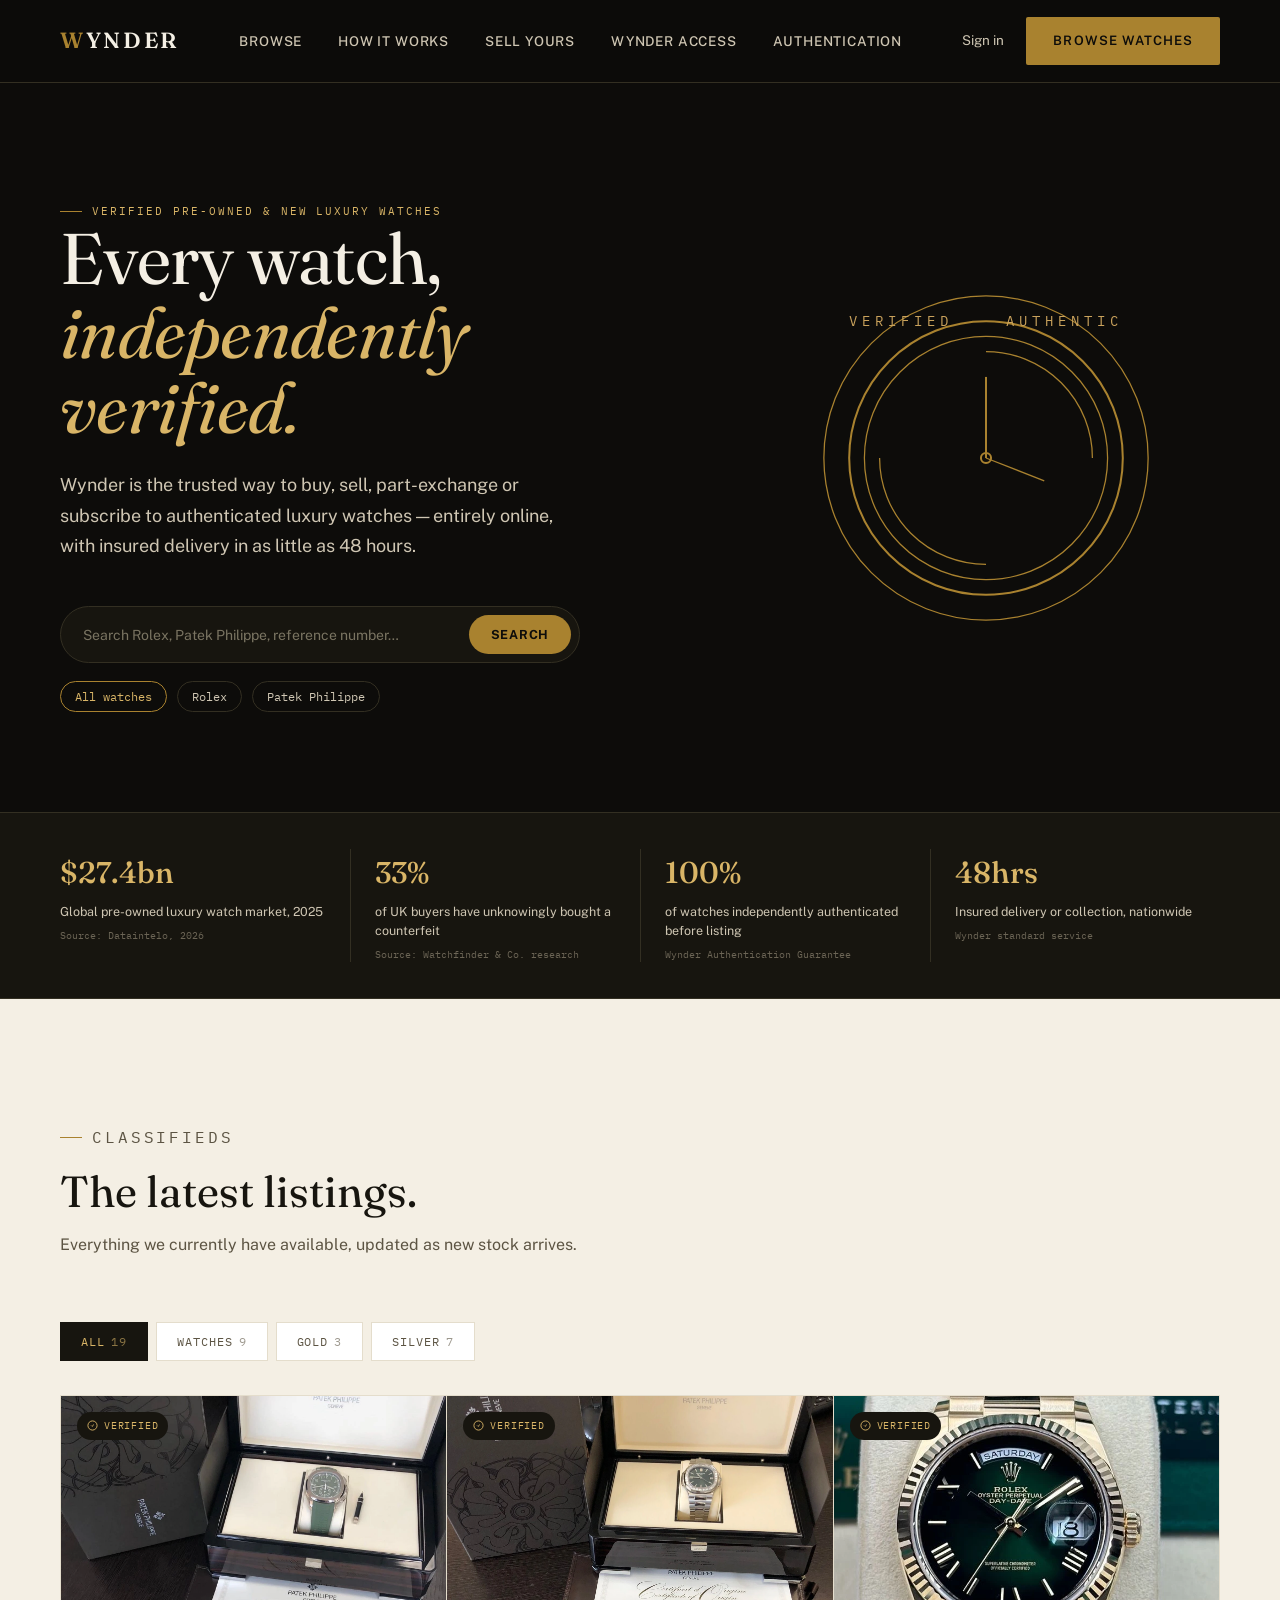
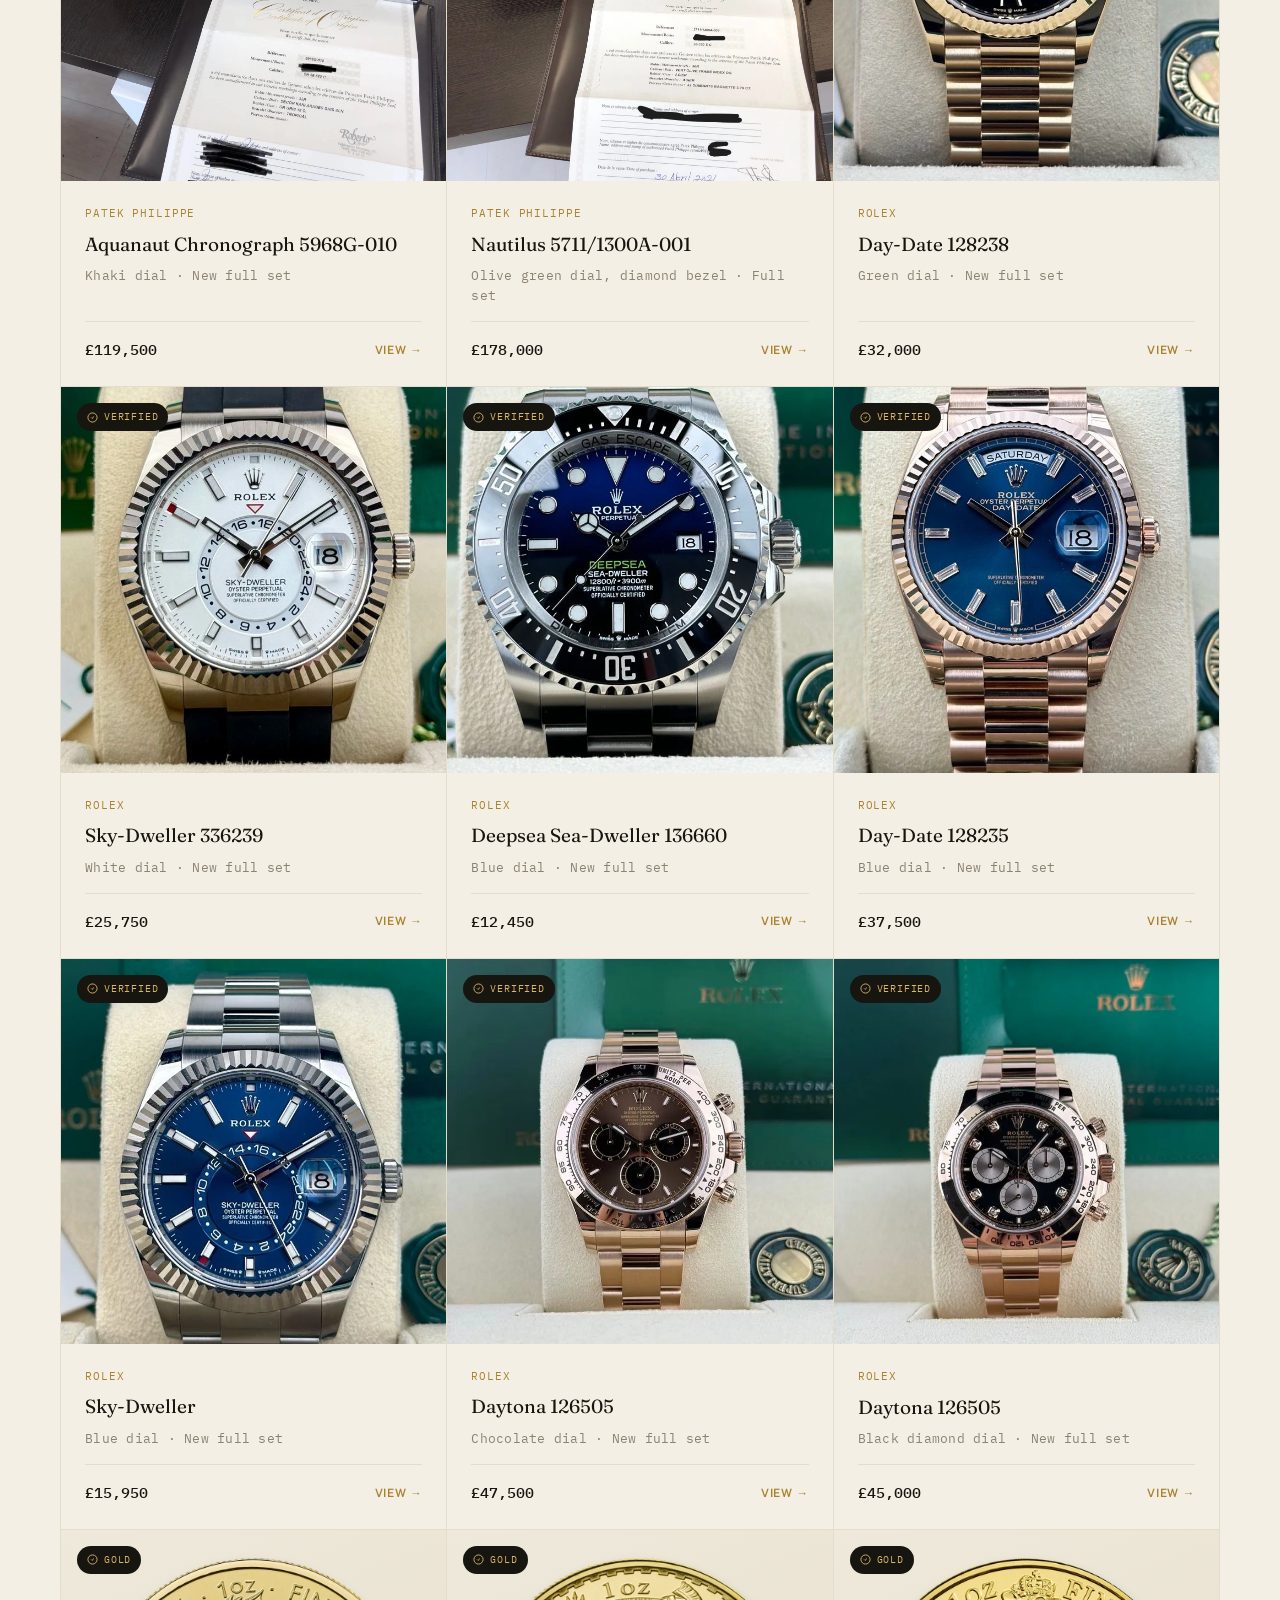
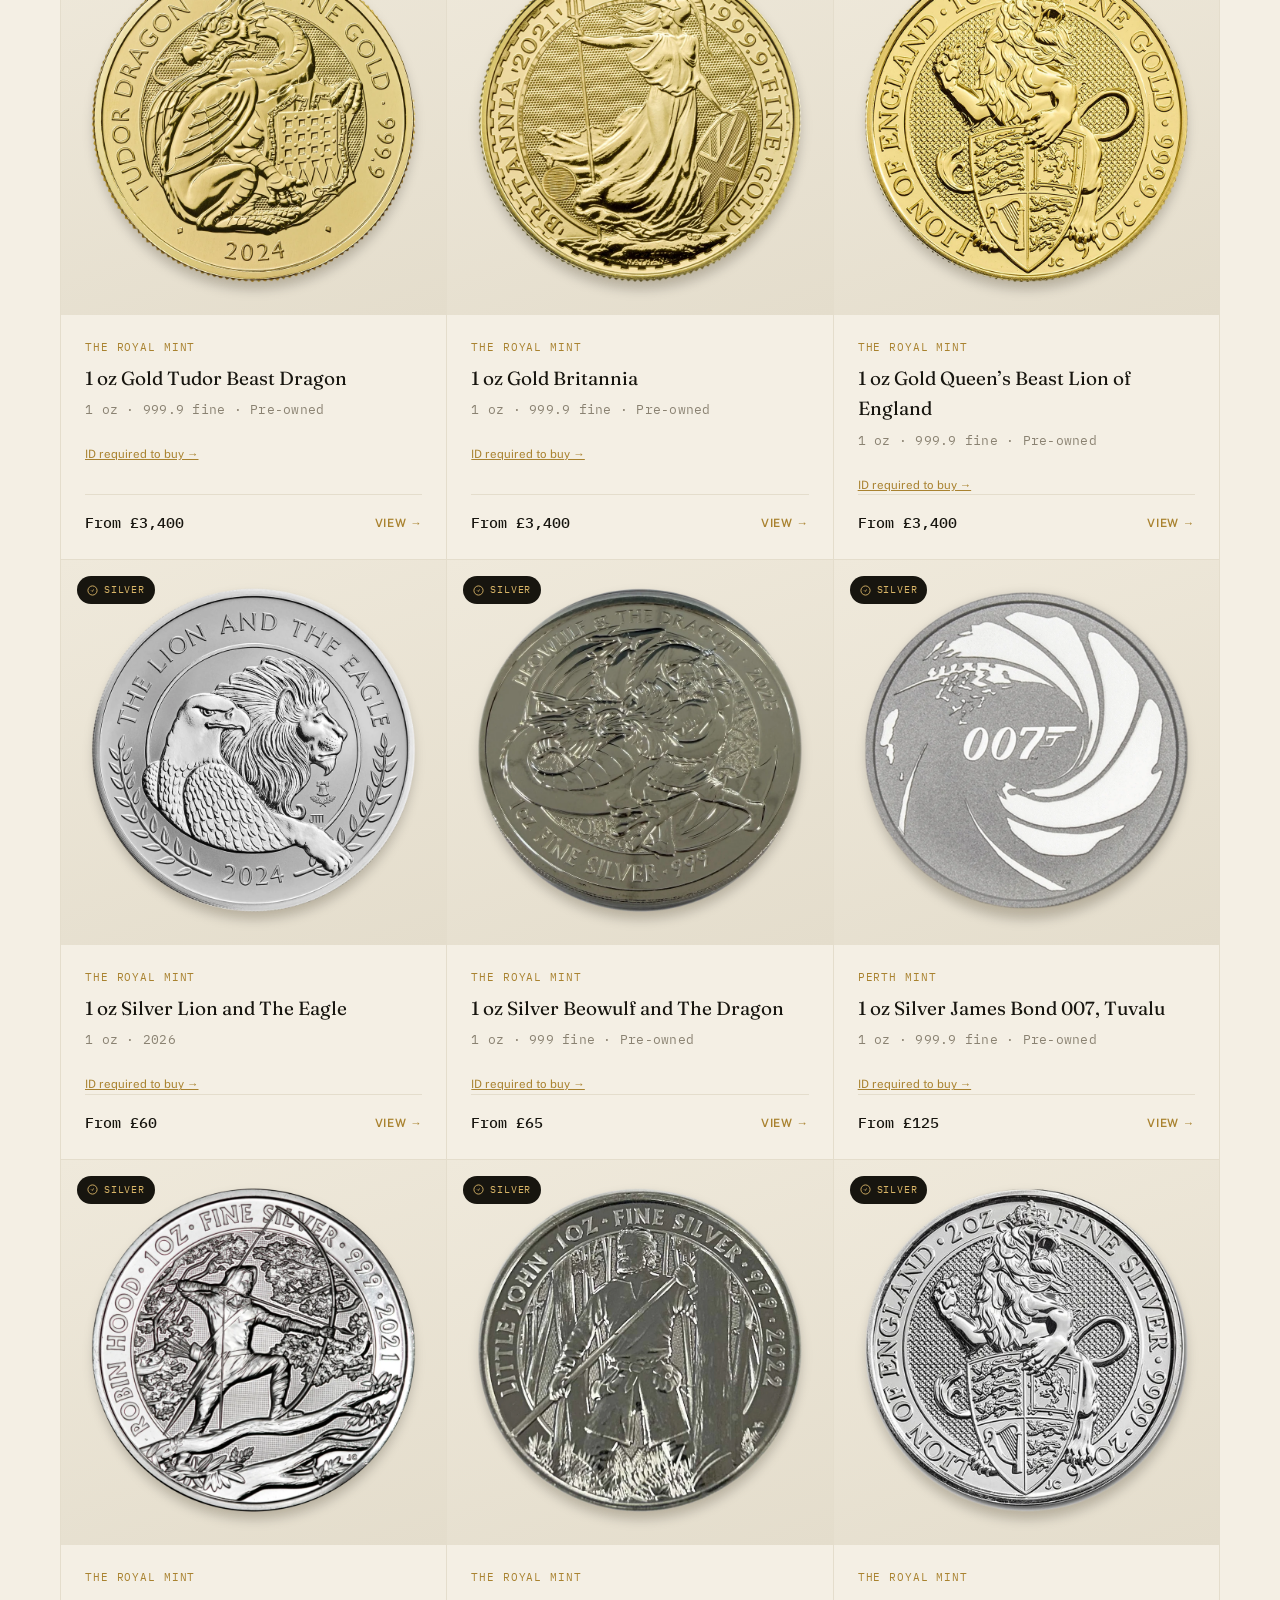
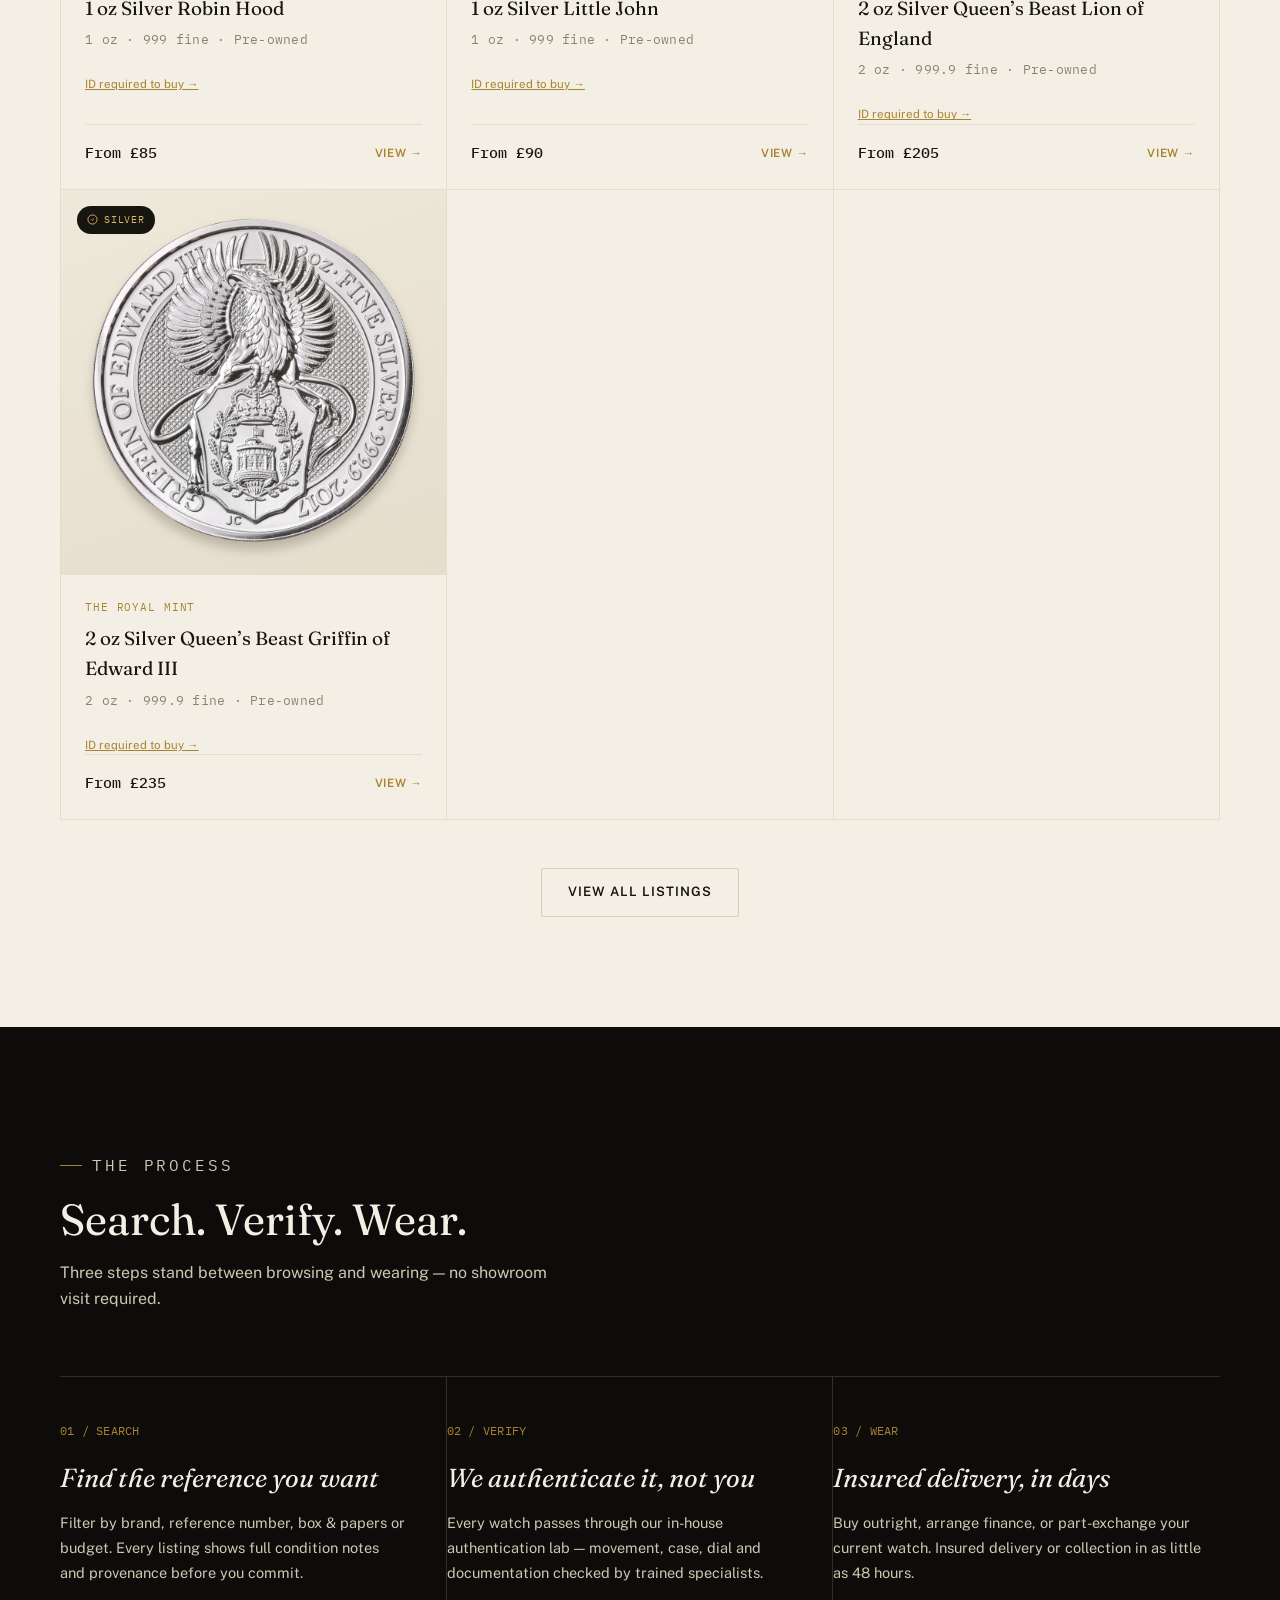
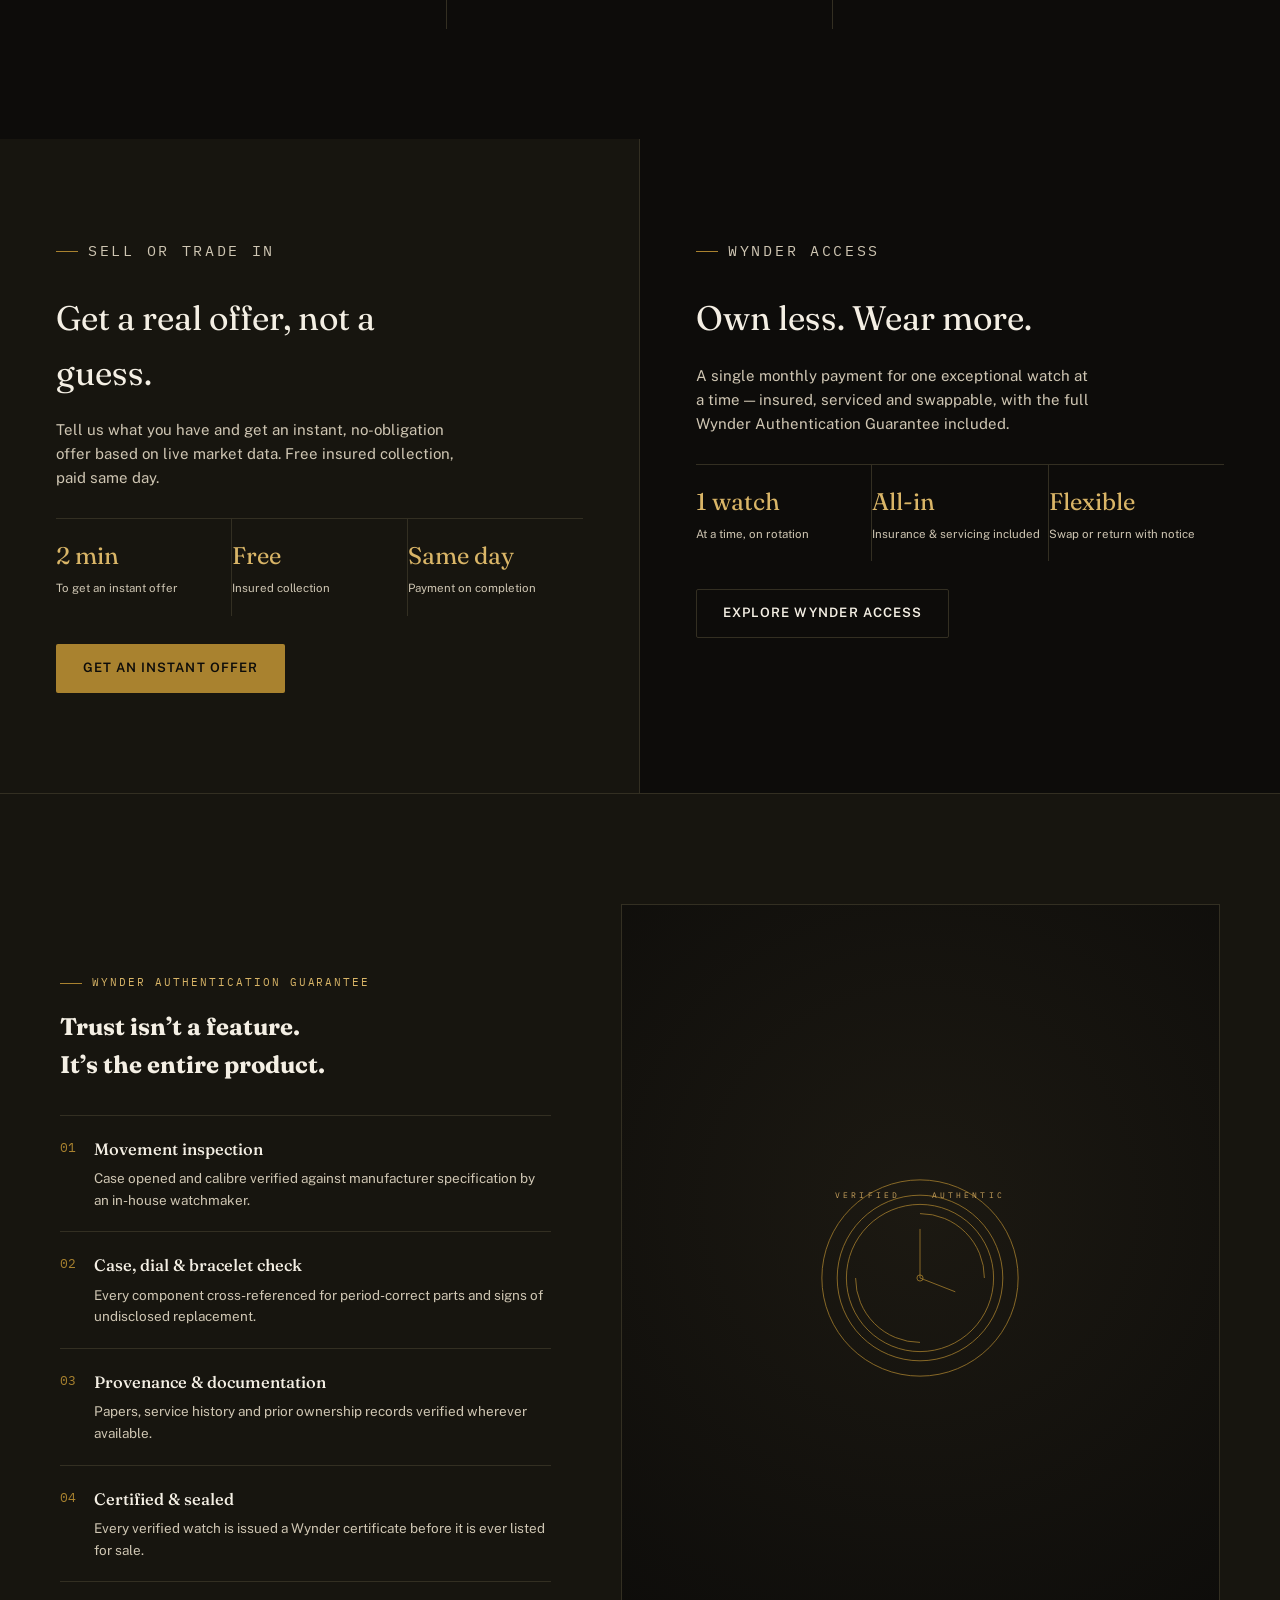
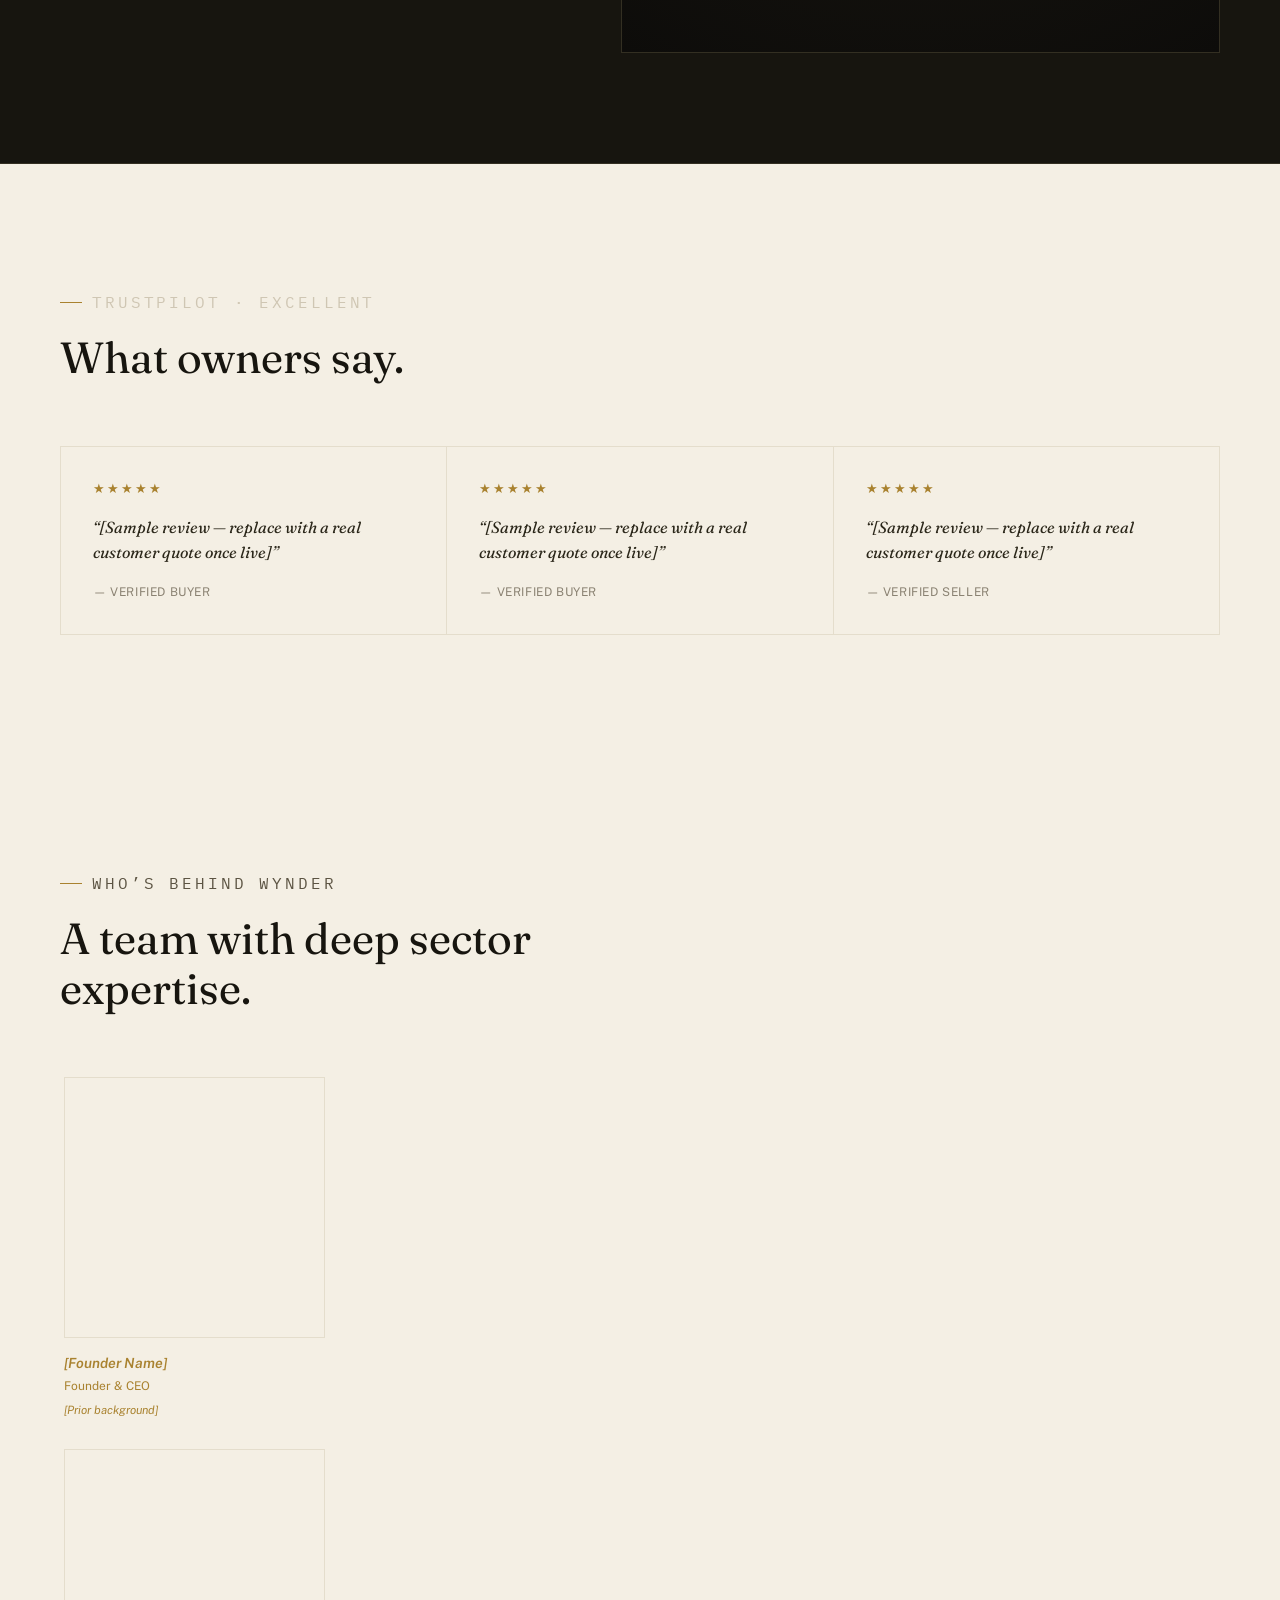
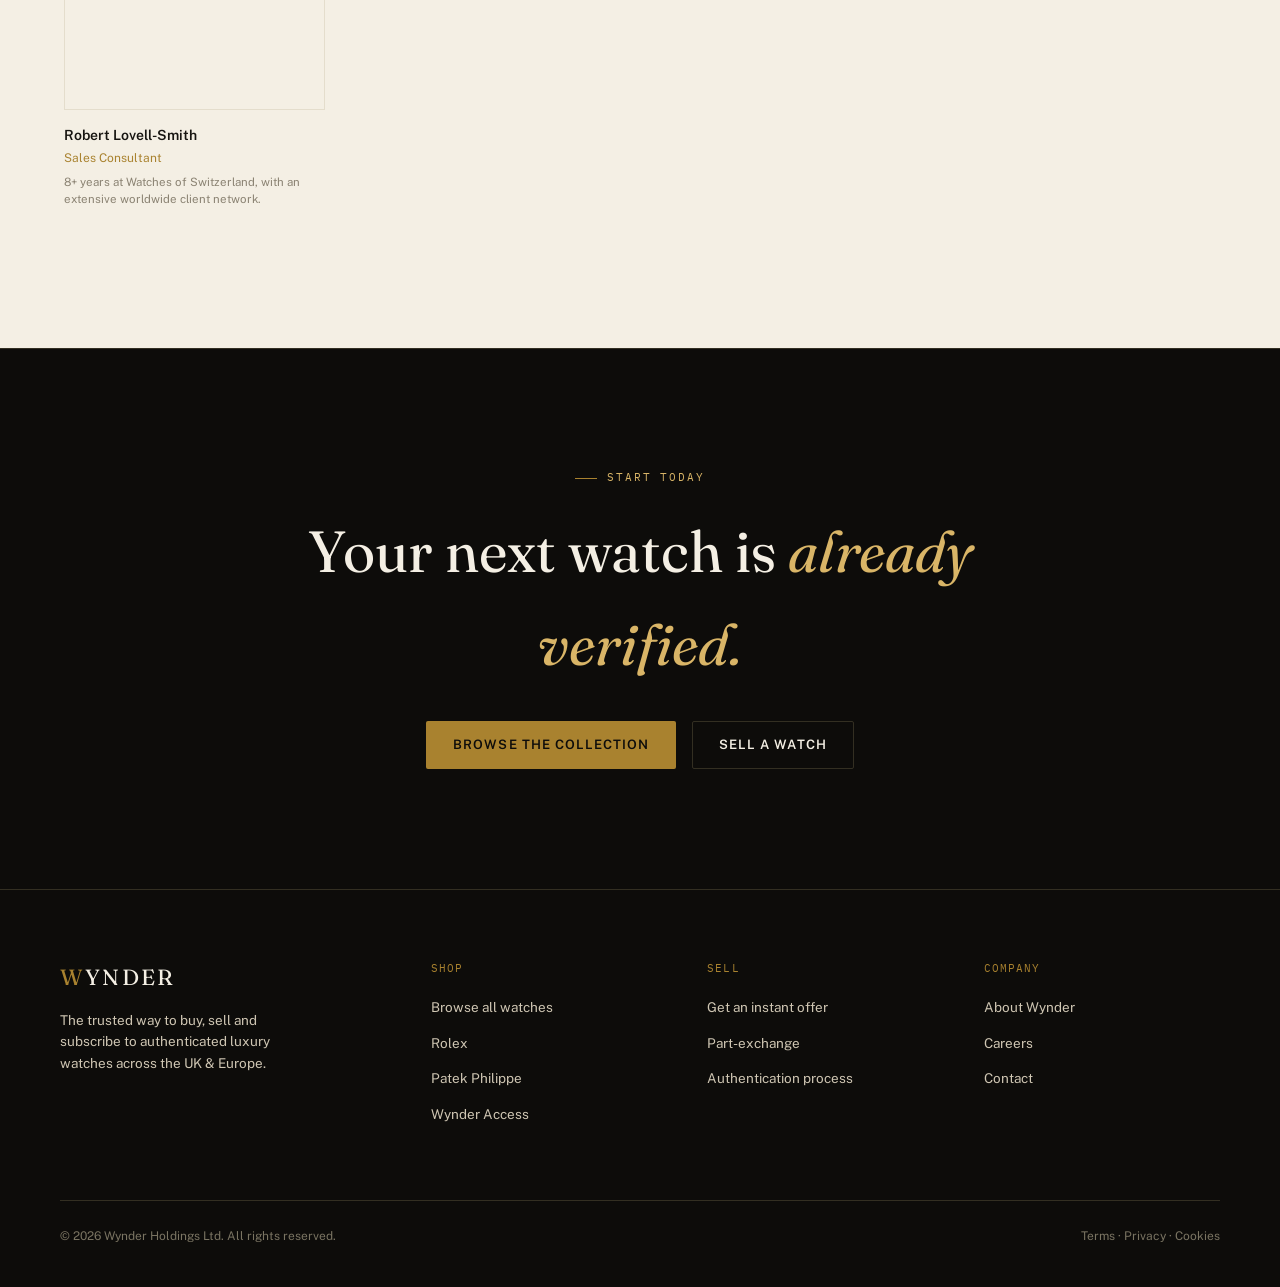
<file: index.html>
<!DOCTYPE html>
<html lang="en">
<head>
<meta charset="UTF-8">
<meta name="viewport" content="width=device-width, initial-scale=1.0">
<title>Wynder — Verified luxury watches, bought and sold online</title>
<meta name="description" content="Search, verify and wear. Wynder is the trusted way to buy, sell and subscribe to authenticated luxury watches across the UK.">
<link rel="preconnect" href="https://fonts.googleapis.com">
<link rel="preconnect" href="https://fonts.gstatic.com" crossorigin>
<link href="https://fonts.googleapis.com/css2?family=Fraunces:ital,opsz,wght@0,9..144,300;0,9..144,400;0,9..144,500;0,9..144,600;1,9..144,400;1,9..144,500&family=Public+Sans:wght@400;500;600;700&family=IBM+Plex+Mono:wght@400;500&display=swap" rel="stylesheet">
<link rel="stylesheet" href="styles.css">
</head>
<body>

<header>
  <nav class="wrap">
    <a href="#" class="logo"><span>W</span>YNDER</a>
    <ul class="navlinks">
      <li><a href="browse.html">Browse</a></li>
      <li><a href="how-it-works.html">How it works</a></li>
      <li><a href="sell.html">Sell yours</a></li>
      <li><a href="wynder-access.html">Wynder Access</a></li>
      <li><a href="authentication.html">Authentication</a></li>
    </ul>
    <div class="navcta">
      <a href="#" class="navtext">Sign in</a>
      <a href="browse.html" class="btn btn-gold">Browse watches</a>
      <button class="menu-btn" aria-label="Open menu">&#9776;</button>
    </div>
  </nav>
</header>

<section class="hero">
  <div class="wrap hero-grid">
    <div>
      <p class="eyebrow">Verified pre-owned &amp; new luxury watches</p>
      <h1 class="serif">Every watch,<br><em>independently verified.</em></h1>
      <p class="lead">Wynder is the trusted way to buy, sell, part-exchange or subscribe to authenticated luxury watches — entirely online, with insured delivery in as little as 48 hours.</p>

      <div class="search-pill">
        <input type="text" placeholder="Search Rolex, Patek Philippe, reference number…" aria-label="Search watches">
        <button type="button">Search</button>
      </div>
      <div class="chips">
        <button class="chip active">All watches</button>
        <button class="chip">Rolex</button>
        <button class="chip">Patek Philippe</button>
      </div>
    </div>
    <div class="seal-wrap">
      <svg class="seal" viewBox="0 0 300 300" fill="none">
        <circle class="seal-draw" cx="150" cy="150" r="128"/>
        <circle class="seal-draw thick" cx="150" cy="150" r="108" style="animation-delay:.5s"/>
        <circle class="seal-draw" cx="150" cy="150" r="96" style="animation-delay:.7s"/>
        <path class="seal-draw" style="animation-delay:.9s" d="M150 66 A84 84 0 0 1 234 150" />
        <path class="seal-draw" style="animation-delay:1.1s" d="M150 234 A84 84 0 0 1 66 150" />
        <line class="seal-draw thick" x1="150" y1="150" x2="150" y2="86" style="animation-delay:1.4s"/>
        <line class="seal-draw" x1="150" y1="150" x2="196" y2="168" style="animation-delay:1.5s"/>
        <circle class="seal-draw thick" cx="150" cy="150" r="4" style="animation-delay:1.6s"/>
        <g class="seal-draw" style="animation-delay:1.7s" font-family="IBM Plex Mono, monospace">
          <text x="150" y="46" text-anchor="middle" fill="#c9a25c" stroke="none" font-size="11" letter-spacing="4">VERIFIED&#160;&#160;&#160;&#160;AUTHENTIC</text>
        </g>
      </svg>
    </div>
  </div>
</section>

<div class="strip">
  <div class="wrap">
    <div class="strip-item">
      <div class="strip-num">$27.4bn</div>
      <div class="strip-lbl">Global pre-owned luxury watch market, 2025</div>
      <span class="strip-src">Source: Dataintelo, 2026</span>
    </div>
    <div class="strip-item">
      <div class="strip-num">33%</div>
      <div class="strip-lbl">of UK buyers have unknowingly bought a counterfeit</div>
      <span class="strip-src">Source: Watchfinder &amp; Co. research</span>
    </div>
    <div class="strip-item">
      <div class="strip-num">100%</div>
      <div class="strip-lbl">of watches independently authenticated before listing</div>
      <span class="strip-src">Wynder Authentication Guarantee</span>
    </div>
    <div class="strip-item">
      <div class="strip-num">48hrs</div>
      <div class="strip-lbl">Insured delivery or collection, nationwide</div>
      <span class="strip-src">Wynder standard service</span>
    </div>
  </div>
</div>

<section id="browse" class="light">
  <div class="wrap">
    <div class="section-head">
      <p class="eyebrow">Classifieds</p>
      <h2 class="serif">The latest listings.</h2>
      <p>Everything we currently have available, updated as new stock arrives.</p>
    </div>

    <div class="cat-tabs" id="home-tabs" style="display:none;"></div>
    <div class="grid-watches" id="home-grid"></div>

    <div class="browse-foot">
      <a href="browse.html" class="btn" style="border:1px solid #d9cdb0; color:#171511;">View all listings</a>
    </div>
  </div>
</section>

<section id="how">
  <div class="wrap">
    <div class="section-head">
      <p class="eyebrow">The process</p>
      <h2 class="serif">Search. Verify. Wear.</h2>
      <p>Three steps stand between browsing and wearing — no showroom visit required.</p>
    </div>
    <div class="steps">
      <div class="step">
        <div class="step-idx mono">01 / SEARCH</div>
        <h3>Find the reference you want</h3>
        <p>Filter by brand, reference number, box &amp; papers or budget. Every listing shows full condition notes and provenance before you commit.</p>
      </div>
      <div class="step">
        <div class="step-idx mono">02 / VERIFY</div>
        <h3>We authenticate it, not you</h3>
        <p>Every watch passes through our in-house authentication lab — movement, case, dial and documentation checked by trained specialists.</p>
      </div>
      <div class="step">
        <div class="step-idx mono">03 / WEAR</div>
        <h3>Insured delivery, in days</h3>
        <p>Buy outright, arrange finance, or part-exchange your current watch. Insured delivery or collection in as little as 48 hours.</p>
      </div>
    </div>
  </div>
</section>

<section id="sell" style="padding:0;">
  <div class="split">
    <div class="split-left">
      <p class="eyebrow">Sell or trade in</p>
      <h3 class="serif">Get a real offer, not a guess.</h3>
      <p>Tell us what you have and get an instant, no-obligation offer based on live market data. Free insured collection, paid same day.</p>
      <div class="kv">
        <div><div class="n">2 min</div><div class="l">To get an instant offer</div></div>
        <div><div class="n">Free</div><div class="l">Insured collection</div></div>
        <div><div class="n">Same day</div><div class="l">Payment on completion</div></div>
      </div>
      <a href="sell.html" class="btn btn-gold">Get an instant offer</a>
    </div>
    <div class="split-right">
      <p class="eyebrow">Wynder Access</p>
      <h3 class="serif" id="access">Own less. Wear more.</h3>
      <p>A single monthly payment for one exceptional watch at a time — insured, serviced and swappable, with the full Wynder Authentication Guarantee included.</p>
      <div class="kv">
        <div><div class="n">1 watch</div><div class="l">At a time, on rotation</div></div>
        <div><div class="n">All-in</div><div class="l">Insurance &amp; servicing included</div></div>
        <div><div class="n">Flexible</div><div class="l">Swap or return with notice</div></div>
      </div>
      <a href="wynder-access.html" class="btn btn-ghost">Explore Wynder Access</a>
    </div>
  </div>
</section>

<section id="authentication" class="auth">
  <div class="wrap auth-grid">
    <div>
      <p class="eyebrow">Wynder Authentication Guarantee</p>
      <h2 class="serif" style="margin-top:16px;">Trust isn&rsquo;t a feature.<br>It&rsquo;s the entire product.</h2>
      <ul class="auth-list">
        <li>
          <span class="num">01</span>
          <div><h4>Movement inspection</h4><p>Case opened and calibre verified against manufacturer specification by an in-house watchmaker.</p></div>
        </li>
        <li>
          <span class="num">02</span>
          <div><h4>Case, dial &amp; bracelet check</h4><p>Every component cross-referenced for period-correct parts and signs of undisclosed replacement.</p></div>
        </li>
        <li>
          <span class="num">03</span>
          <div><h4>Provenance &amp; documentation</h4><p>Papers, service history and prior ownership records verified wherever available.</p></div>
        </li>
        <li>
          <span class="num">04</span>
          <div><h4>Certified &amp; sealed</h4><p>Every verified watch is issued a Wynder certificate before it is ever listed for sale.</p></div>
        </li>
      </ul>
    </div>
    <div class="auth-visual">
      <svg class="seal" viewBox="0 0 300 300" fill="none">
        <circle cx="150" cy="150" r="128" stroke-width="1"/>
        <circle cx="150" cy="150" r="108" stroke-width="1.6"/>
        <circle cx="150" cy="150" r="96" stroke-width="1"/>
        <path d="M150 66 A84 84 0 0 1 234 150" stroke-width="1"/>
        <path d="M150 234 A84 84 0 0 1 66 150" stroke-width="1"/>
        <line x1="150" y1="150" x2="150" y2="86" stroke-width="1.6"/>
        <line x1="150" y1="150" x2="196" y2="168" stroke-width="1"/>
        <circle cx="150" cy="150" r="4" fill="#a9822f" stroke="none"/>
        <text x="150" y="46" text-anchor="middle" fill="#c9a25c" stroke="none" font-family="IBM Plex Mono, monospace" font-size="11" letter-spacing="4">VERIFIED&#160;&#160;&#160;&#160;AUTHENTIC</text>
      </svg>
    </div>
  </div>
</section>

<section class="testi">
  <div class="wrap">
    <div class="section-head">
      <p class="eyebrow">Trustpilot &middot; Excellent</p>
      <h2 class="serif">What owners say.</h2>
    </div>
    <div class="testi-grid">
      <div class="testi-card">
        <div class="stars">&#9733;&#9733;&#9733;&#9733;&#9733;</div>
        <p>&ldquo;[Sample review — replace with a real customer quote once live]&rdquo;</p>
        <div class="testi-name">— Verified buyer</div>
      </div>
      <div class="testi-card">
        <div class="stars">&#9733;&#9733;&#9733;&#9733;&#9733;</div>
        <p>&ldquo;[Sample review — replace with a real customer quote once live]&rdquo;</p>
        <div class="testi-name">— Verified buyer</div>
      </div>
      <div class="testi-card">
        <div class="stars">&#9733;&#9733;&#9733;&#9733;&#9733;</div>
        <p>&ldquo;[Sample review — replace with a real customer quote once live]&rdquo;</p>
        <div class="testi-name">— Verified seller</div>
      </div>
    </div>
  </div>
</section>

<section id="team" class="light">
  <div class="wrap">
    <div class="section-head">
      <p class="eyebrow">Who&rsquo;s behind Wynder</p>
      <h2 class="serif">A team with deep sector expertise.</h2>
    </div>
    <div class="clearfix" style="margin:0 -14px;">
      <div class="col" style="width:22%; margin:0 1.5% 30px;">
        <div style="width:100%; aspect-ratio:1/1; background:#f4efe4; border:1px solid #e4ddcc; margin-bottom:14px;"></div>
        <div style="font-weight:600; font-size:14px; color:#171511;"><span style="font-style:italic; color:#a9822f;">[Founder Name]</span></div>
        <div style="font-size:12px; color:#a9822f; margin:2px 0 6px;">Founder &amp; CEO</div>
        <div style="font-size:11.5px; color:#8a8272; line-height:1.5;"><span style="font-style:italic; color:#a9822f;">[Prior background]</span></div>
      </div>
      <div class="col" style="width:22%; margin:0 1.5% 30px;">
        <div style="width:100%; aspect-ratio:1/1; background:#f4efe4; border:1px solid #e4ddcc; margin-bottom:14px;"></div>
        <div style="font-weight:600; font-size:14px; color:#171511;">Robert Lovell-Smith</div>
        <div style="font-size:12px; color:#a9822f; margin:2px 0 6px;">Sales Consultant</div>
        <div style="font-size:11.5px; color:#8a8272; line-height:1.5;">8+ years at Watches of Switzerland, with an extensive worldwide client network.</div>
      </div>
    </div>
  </div>
</section>

<section class="cta-band">
  <div class="wrap">
    <p class="eyebrow" style="justify-content:center;">Start today</p>
    <h2 style="margin-top:18px;">Your next watch is <em>already verified.</em></h2>
    <div class="cta-actions">
      <a href="browse.html" class="btn btn-gold">Browse the collection</a>
      <a href="sell.html" class="btn btn-ghost">Sell a watch</a>
    </div>
  </div>
</section>

<footer>
  <div class="wrap">
    <div class="foot-grid">
      <div>
        <div class="foot-logo"><span>W</span>YNDER</div>
        <p class="foot-tag">The trusted way to buy, sell and subscribe to authenticated luxury watches across the UK &amp; Europe.</p>
      </div>
      <div>
        <div class="foot-h">Shop</div>
        <ul class="foot-links">
          <li><a href="browse.html">Browse all watches</a></li>
          <li><a href="#">Rolex</a></li>
          <li><a href="#">Patek Philippe</a></li>
          <li><a href="wynder-access.html">Wynder Access</a></li>
        </ul>
      </div>
      <div>
        <div class="foot-h">Sell</div>
        <ul class="foot-links">
          <li><a href="sell.html">Get an instant offer</a></li>
          <li><a href="#">Part-exchange</a></li>
          <li><a href="authentication.html">Authentication process</a></li>
        </ul>
      </div>
      <div>
        <div class="foot-h">Company</div>
        <ul class="foot-links">
          <li><a href="index.html#team">About Wynder</a></li>
          <li><a href="#">Careers</a></li>
          <li><a href="#">Contact</a></li>
        </ul>
      </div>
    </div>
    <div class="foot-bottom">
      <span>&copy; 2026 Wynder Holdings Ltd. All rights reserved.</span>
      <span>Terms &middot; Privacy &middot; Cookies</span>
    </div>
  </div>
</footer>

<script src="data/listings.js"></script>
<script>
  // classifieds on the homepage, built from data/listings.js
  (function(){
    const grid = document.getElementById('home-grid');
    const tabsEl = document.getElementById('home-tabs');
    if(!grid || typeof WYNDER_LISTINGS === 'undefined') return;
    const ALL = WYNDER_LISTINGS.map(w => Object.assign({ category: 'watch' }, w));
    const CATS = ['watch', 'gold', 'silver'].concat(Array.from(new Set(ALL.map(w => w.category))).filter(c => !['watch', 'gold', 'silver'].includes(c)));
    const BULLION = ['gold', 'silver'];
    const LABEL = { watch: 'Watches', gold: 'Gold', silver: 'Silver' };
    const BADGE = { watch: 'Verified', gold: 'Gold', silver: 'Silver' };
    const watchIcon = '<circle cx="60" cy="60" r="44"/><circle cx="60" cy="60" r="36"/><line x1="60" y1="60" x2="60" y2="34"/><line x1="60" y1="60" x2="80" y2="68"/><circle cx="60" cy="60" r="2.4" fill="#a9822f"/>';
    const coinIcon = '<circle cx="60" cy="60" r="42"/><circle cx="60" cy="60" r="33"/><line x1="60" y1="42" x2="60" y2="78"/><line x1="46" y1="60" x2="74" y2="60"/>';
    let active = 'all';

    function render(){
      const items = (active === 'all' ? ALL : ALL.filter(w => w.category === active)).slice(0, 24);
      if(items.length === 0){
        grid.innerHTML = '<div style="grid-column:1 / -1; padding:70px 20px; text-align:center; background:#faf8f3; color:#8a8272; font-size:14px;">' + (LABEL[active] || 'This section') + ' is coming soon \u2014 new listings will appear here shortly.</div>';
        return;
      }
      grid.innerHTML = items.map(w => `
        <div class="wcard">
          <div class="wcard-media">
            <div class="wcard-badge">
              <svg viewBox="0 0 24 24" fill="none" stroke="currentColor" stroke-width="2"><path d="M9 12l2 2 4-4"/><circle cx="12" cy="12" r="10"/></svg>
              ${BADGE[w.category] || 'Listed'}
            </div>
            ${w.img
              ? `<img src="${w.img}" alt="${w.brand} ${w.model}" style="width:100%; height:100%; object-fit:cover;">`
              : `<svg viewBox="0 0 120 120" fill="none" stroke="#a9822f" stroke-width="1.4">${BULLION.includes(w.category) ? coinIcon : watchIcon}</svg>`}
          </div>
          <div class="wcard-body">
            <div class="wcard-brand">${w.brand}</div>
            <div class="wcard-name serif">${w.model}</div>
            <div class="wcard-meta mono">${w.meta}</div>
            ${BULLION.includes(w.category) ? '<a href="id-requirements.html" style="display:inline-block; margin-top:10px; font-size:11.5px; color:#a9822f; text-decoration:underline;">ID required to buy &rarr;</a>' : ''}
            <div class="wcard-foot">
              <span class="wcard-price">${w.price}</span>
              <a href="${w.link || ('product.html?id=' + w.id)}" class="wcard-link">View &rarr;</a>
            </div>
          </div>
        </div>
      `).join('') + '<div class="wcard-filler"></div>'.repeat((3 - items.length % 3) % 3);
    }

    function renderTabs(){
      if(CATS.length < 2){ tabsEl.style.display = 'none'; return; }
      tabsEl.style.display = 'flex';
      const tabs = [{ key: 'all', label: 'All', n: ALL.length }].concat(
        CATS.map(c => ({ key: c, label: LABEL[c] || c, n: ALL.filter(w => w.category === c).length }))
      );
      tabsEl.innerHTML = tabs.map(t =>
        `<button type="button" class="cat-tab${t.key === active ? ' active' : ''}" data-cat="${t.key}">${t.label}<span class="n">${t.n}</span></button>`
      ).join('');
    }

    tabsEl.addEventListener('click', e => {
      const btn = e.target.closest('.cat-tab');
      if(!btn) return;
      active = btn.dataset.cat;
      renderTabs();
      render();
    });

    renderTabs();
    render();
  })();
</script>
<script>
  // mobile menu toggle
  const menuBtn = document.querySelector('.menu-btn');
  const navlinks = document.querySelector('.navlinks');
  if(menuBtn){
    menuBtn.addEventListener('click', () => {
      const open = navlinks.style.display === 'flex';
      navlinks.style.display = open ? 'none' : 'flex';
      navlinks.style.cssText += open ? '' : 'position:absolute; top:82px; left:0; right:0; flex-direction:column; background:#0d0c0a; padding:20px 24px; border-bottom:1px solid #332f22; gap:18px;';
    });
  }
  // filter chips (visual state only)
  document.querySelectorAll('.chip').forEach(chip=>{
    chip.addEventListener('click', ()=>{
      document.querySelectorAll('.chip').forEach(c=>c.classList.remove('active'));
      chip.classList.add('active');
    });
  });
</script>

</body>
</html>
</file>
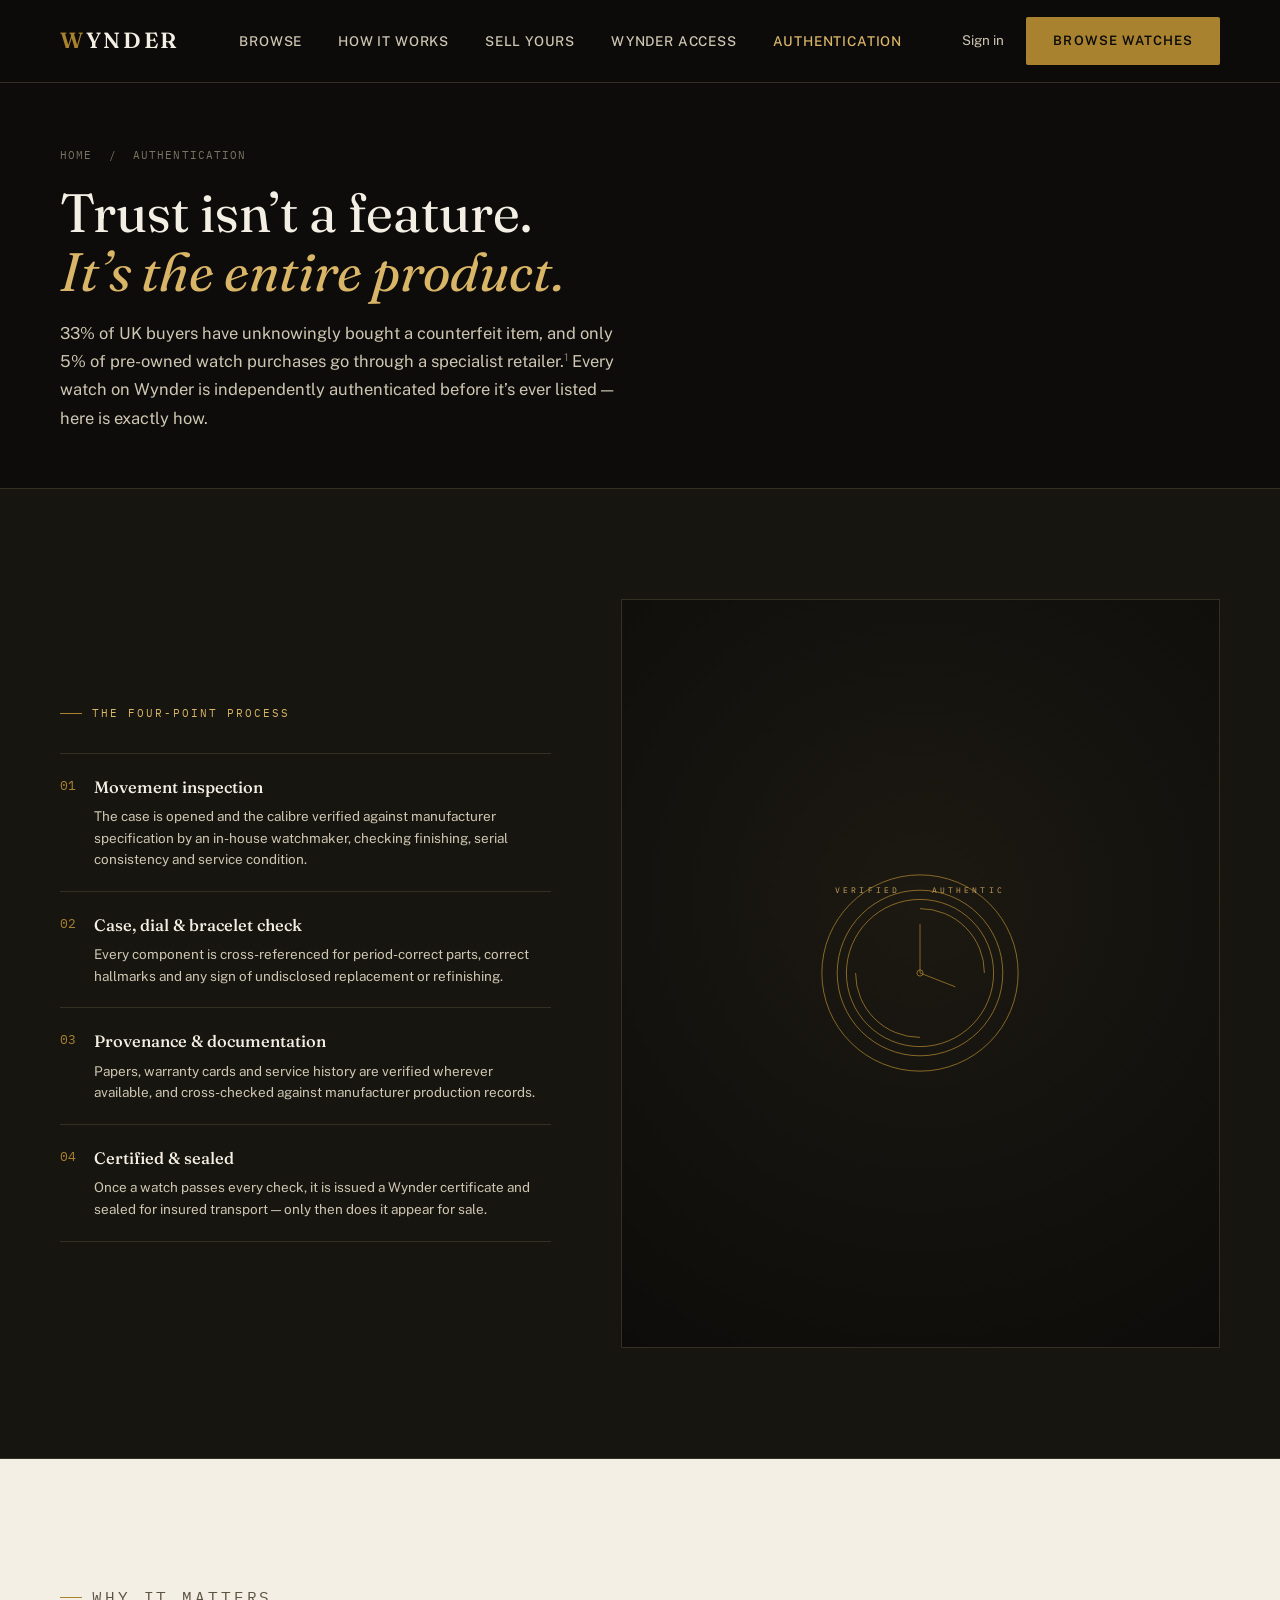
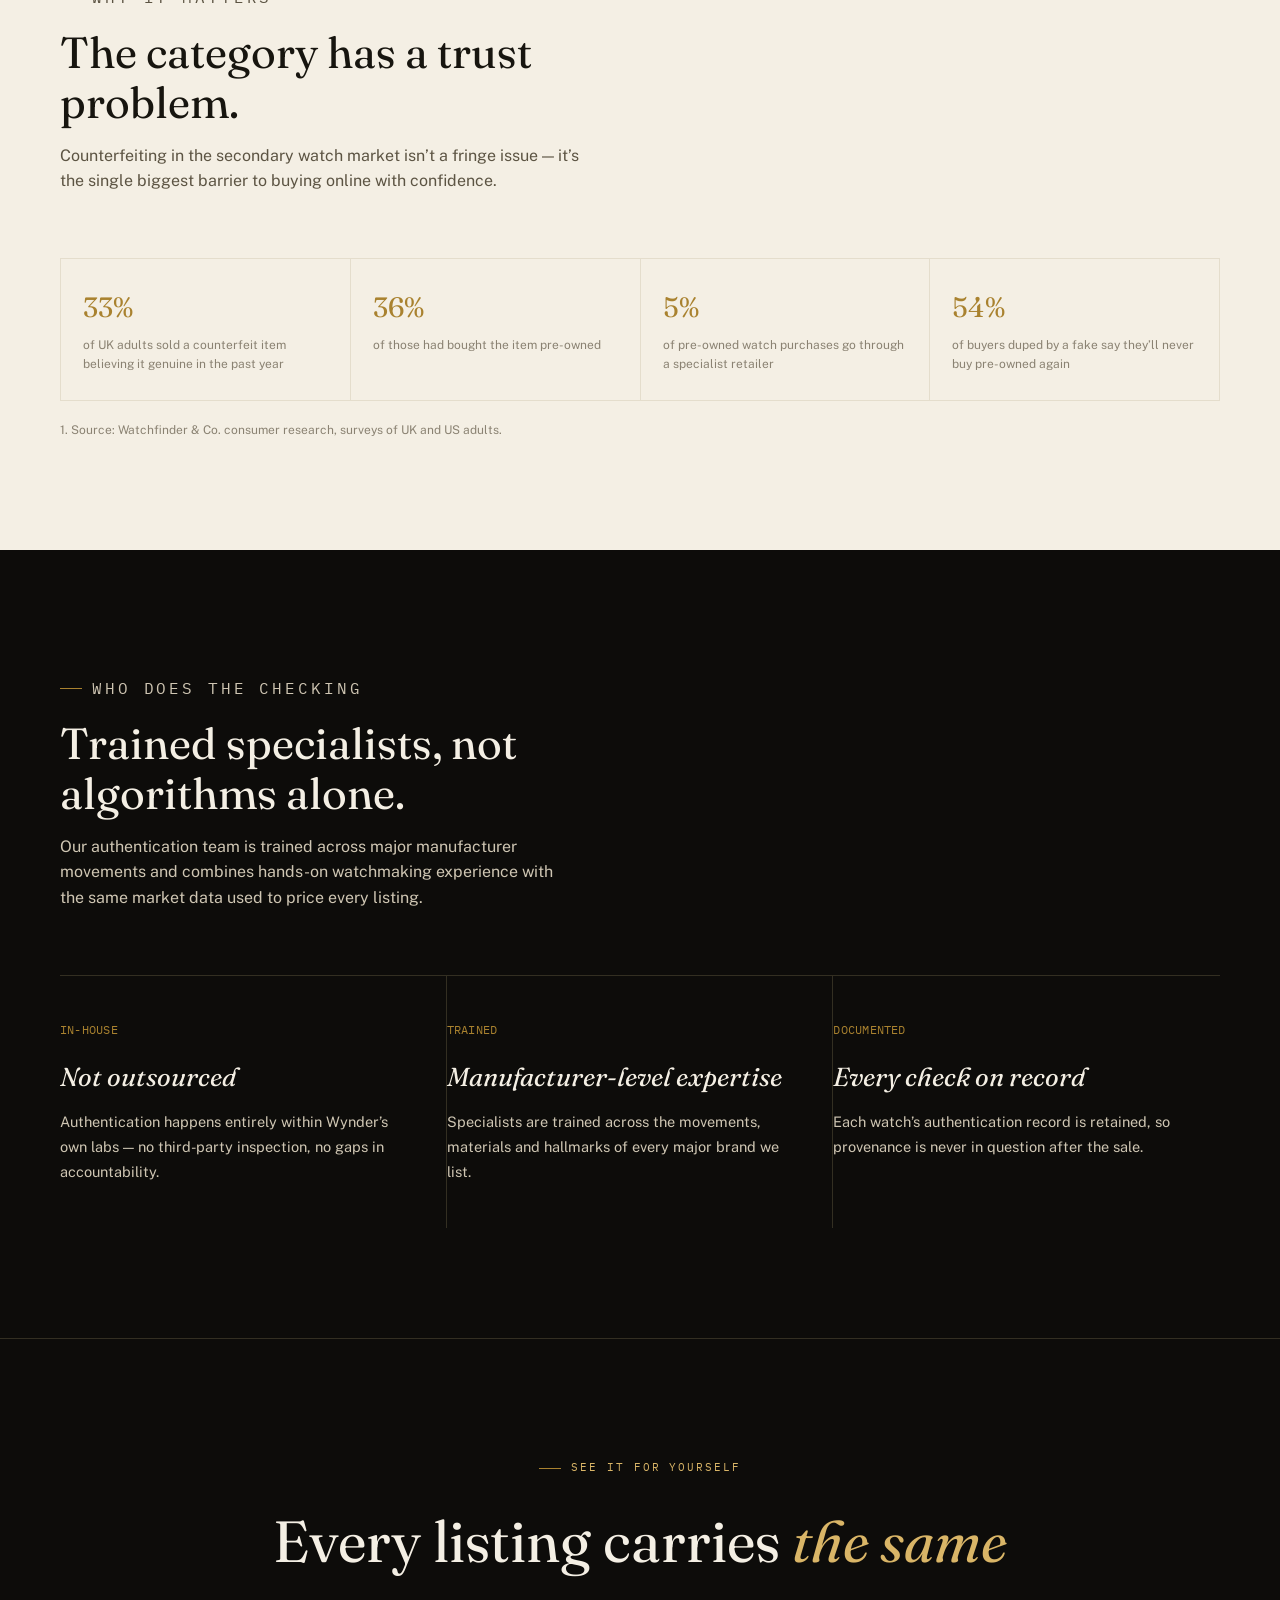
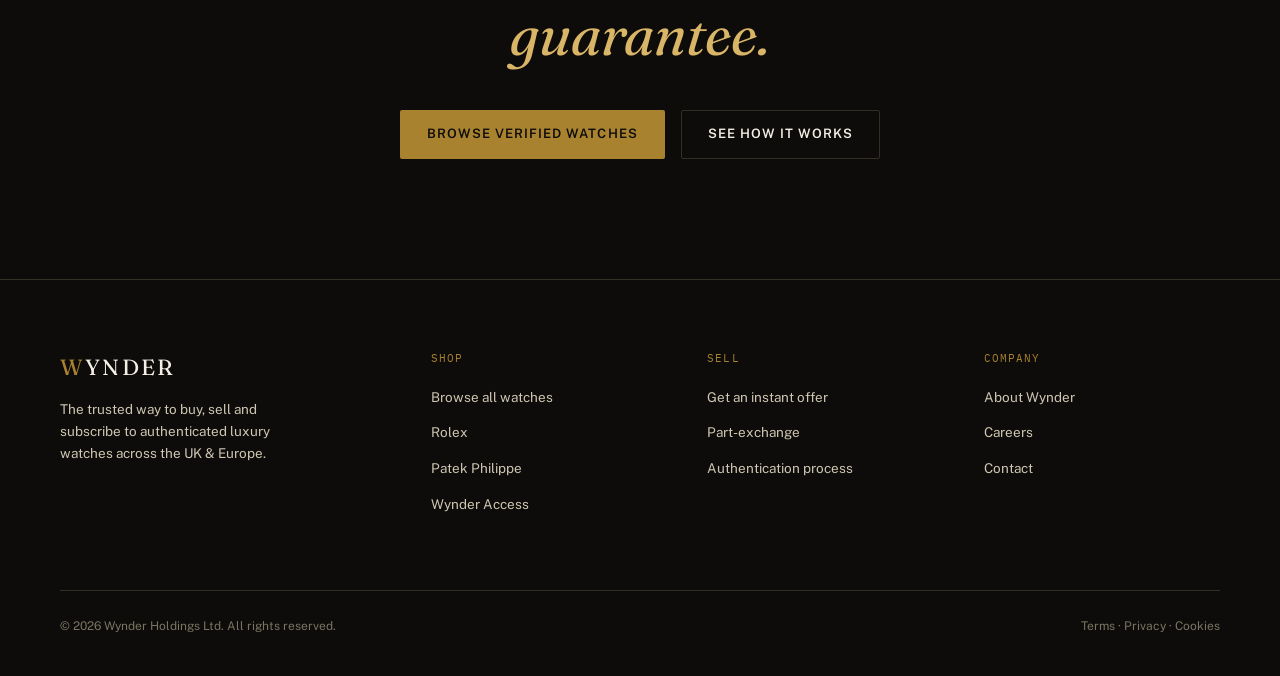
<file: authentication.html>
<!DOCTYPE html>
<html lang="en">
<head>
<meta charset="UTF-8">
<meta name="viewport" content="width=device-width, initial-scale=1.0">
<title>The Wynder Authentication Guarantee</title>
<meta name="description" content="Every watch on Wynder is independently authenticated by in-house specialists before it's ever listed. Here's exactly how.">
<link rel="preconnect" href="https://fonts.googleapis.com">
<link rel="preconnect" href="https://fonts.gstatic.com" crossorigin>
<link href="https://fonts.googleapis.com/css2?family=Fraunces:ital,opsz,wght@0,9..144,300;0,9..144,400;0,9..144,500;0,9..144,600;1,9..144,400;1,9..144,500&family=Public+Sans:wght@400;500;600;700&family=IBM+Plex+Mono:wght@400;500&display=swap" rel="stylesheet">
<link rel="stylesheet" href="styles.css">
</head>
<body>

<header>
  <nav class="wrap">
    <a href="index.html" class="logo"><span>W</span>YNDER</a>
    <ul class="navlinks">
      <li><a href="browse.html">Browse</a></li>
      <li><a href="how-it-works.html">How it works</a></li>
      <li><a href="sell.html">Sell yours</a></li>
      <li><a href="wynder-access.html">Wynder Access</a></li>
      <li><a href="authentication.html" style="color:#d9b567;">Authentication</a></li>
    </ul>
    <div class="navcta">
      <a href="#" class="navtext">Sign in</a>
      <a href="browse.html" class="btn btn-gold">Browse watches</a>
      <button class="menu-btn" aria-label="Open menu">&#9776;</button>
    </div>
  </nav>
</header>

<section class="pagebanner">
  <div class="wrap">
    <div class="crumb"><a href="index.html">Home</a> &nbsp;/&nbsp; Authentication</div>
    <h1 class="serif">Trust isn&rsquo;t a feature.<br><em>It&rsquo;s the entire product.</em></h1>
    <p class="lead">33% of UK buyers have unknowingly bought a counterfeit item, and only 5% of pre-owned watch purchases go through a specialist retailer.<sup style="color:#7a7462; font-size:11px;">1</sup> Every watch on Wynder is independently authenticated before it&rsquo;s ever listed &mdash; here is exactly how.</p>
  </div>
</section>

<section class="auth" style="border-top:none;">
  <div class="wrap auth-grid">
    <div>
      <p class="eyebrow">The four-point process</p>
      <ul class="auth-list">
        <li>
          <span class="num">01</span>
          <div><h4>Movement inspection</h4><p>The case is opened and the calibre verified against manufacturer specification by an in-house watchmaker, checking finishing, serial consistency and service condition.</p></div>
        </li>
        <li>
          <span class="num">02</span>
          <div><h4>Case, dial &amp; bracelet check</h4><p>Every component is cross-referenced for period-correct parts, correct hallmarks and any sign of undisclosed replacement or refinishing.</p></div>
        </li>
        <li>
          <span class="num">03</span>
          <div><h4>Provenance &amp; documentation</h4><p>Papers, warranty cards and service history are verified wherever available, and cross-checked against manufacturer production records.</p></div>
        </li>
        <li>
          <span class="num">04</span>
          <div><h4>Certified &amp; sealed</h4><p>Once a watch passes every check, it is issued a Wynder certificate and sealed for insured transport &mdash; only then does it appear for sale.</p></div>
        </li>
      </ul>
    </div>
    <div class="auth-visual">
      <svg class="seal" viewBox="0 0 300 300" fill="none">
        <circle cx="150" cy="150" r="128" stroke-width="1"/>
        <circle cx="150" cy="150" r="108" stroke-width="1.6"/>
        <circle cx="150" cy="150" r="96" stroke-width="1"/>
        <path d="M150 66 A84 84 0 0 1 234 150" stroke-width="1"/>
        <path d="M150 234 A84 84 0 0 1 66 150" stroke-width="1"/>
        <line x1="150" y1="150" x2="150" y2="86" stroke-width="1.6"/>
        <line x1="150" y1="150" x2="196" y2="168" stroke-width="1"/>
        <circle cx="150" cy="150" r="4" fill="#a9822f" stroke="none"/>
        <text x="150" y="46" text-anchor="middle" fill="#c9a25c" stroke="none" font-family="IBM Plex Mono, monospace" font-size="11" letter-spacing="4">VERIFIED&#160;&#160;&#160;&#160;AUTHENTIC</text>
      </svg>
    </div>
  </div>
</section>

<section class="light">
  <div class="wrap">
    <div class="section-head">
      <p class="eyebrow">Why it matters</p>
      <h2 class="serif">The category has a trust problem.</h2>
      <p>Counterfeiting in the secondary watch market isn&rsquo;t a fringe issue &mdash; it&rsquo;s the single biggest barrier to buying online with confidence.</p>
    </div>
    <div class="statrow">
      <div><div class="n">33%</div><div class="l">of UK adults sold a counterfeit item believing it genuine in the past year</div></div>
      <div><div class="n">36%</div><div class="l">of those had bought the item pre-owned</div></div>
      <div><div class="n">5%</div><div class="l">of pre-owned watch purchases go through a specialist retailer</div></div>
      <div><div class="n">54%</div><div class="l">of buyers duped by a fake say they&rsquo;ll never buy pre-owned again</div></div>
    </div>
    <p class="form-note" style="margin-top:20px; color:#8a8272;">1. Source: Watchfinder &amp; Co. consumer research, surveys of UK and US adults.</p>
  </div>
</section>

<section>
  <div class="wrap">
    <div class="section-head">
      <p class="eyebrow">Who does the checking</p>
      <h2 class="serif">Trained specialists, not algorithms alone.</h2>
      <p>Our authentication team is trained across major manufacturer movements and combines hands-on watchmaking experience with the same market data used to price every listing.</p>
    </div>
    <div class="steps">
      <div class="step">
        <div class="step-idx mono">IN-HOUSE</div>
        <h3>Not outsourced</h3>
        <p>Authentication happens entirely within Wynder&rsquo;s own labs &mdash; no third-party inspection, no gaps in accountability.</p>
      </div>
      <div class="step">
        <div class="step-idx mono">TRAINED</div>
        <h3>Manufacturer-level expertise</h3>
        <p>Specialists are trained across the movements, materials and hallmarks of every major brand we list.</p>
      </div>
      <div class="step">
        <div class="step-idx mono">DOCUMENTED</div>
        <h3>Every check on record</h3>
        <p>Each watch&rsquo;s authentication record is retained, so provenance is never in question after the sale.</p>
      </div>
    </div>
  </div>
</section>

<section class="cta-band">
  <div class="wrap">
    <p class="eyebrow" style="justify-content:center;">See it for yourself</p>
    <h2 style="margin-top:18px;">Every listing carries <em>the same guarantee.</em></h2>
    <div class="cta-actions">
      <a href="browse.html" class="btn btn-gold">Browse verified watches</a>
      <a href="how-it-works.html" class="btn btn-ghost">See how it works</a>
    </div>
  </div>
</section>

<footer>
  <div class="wrap">
    <div class="foot-grid">
      <div>
        <div class="foot-logo"><span>W</span>YNDER</div>
        <p class="foot-tag">The trusted way to buy, sell and subscribe to authenticated luxury watches across the UK &amp; Europe.</p>
      </div>
      <div>
        <div class="foot-h">Shop</div>
        <ul class="foot-links">
          <li><a href="browse.html">Browse all watches</a></li>
          <li><a href="#">Rolex</a></li>
          <li><a href="#">Patek Philippe</a></li>
          <li><a href="wynder-access.html">Wynder Access</a></li>
        </ul>
      </div>
      <div>
        <div class="foot-h">Sell</div>
        <ul class="foot-links">
          <li><a href="sell.html">Get an instant offer</a></li>
          <li><a href="#">Part-exchange</a></li>
          <li><a href="authentication.html">Authentication process</a></li>
        </ul>
      </div>
      <div>
        <div class="foot-h">Company</div>
        <ul class="foot-links">
          <li><a href="index.html#team">About Wynder</a></li>
          <li><a href="#">Careers</a></li>
          <li><a href="#">Contact</a></li>
        </ul>
      </div>
    </div>
    <div class="foot-bottom">
      <span>&copy; 2026 Wynder Holdings Ltd. All rights reserved.</span>
      <span>Terms &middot; Privacy &middot; Cookies</span>
    </div>
  </div>
</footer>

<script>
  const menuBtn = document.querySelector('.menu-btn');
  const navlinks = document.querySelector('.navlinks');
  if(menuBtn){
    menuBtn.addEventListener('click', () => {
      const open = navlinks.style.display === 'flex';
      navlinks.style.display = open ? 'none' : 'flex';
      navlinks.style.cssText += open ? '' : 'position:absolute; top:82px; left:0; right:0; flex-direction:column; background:#0d0c0a; padding:20px 24px; border-bottom:1px solid #332f22; gap:18px;';
    });
  }
</script>

</body>
</html>
</file>
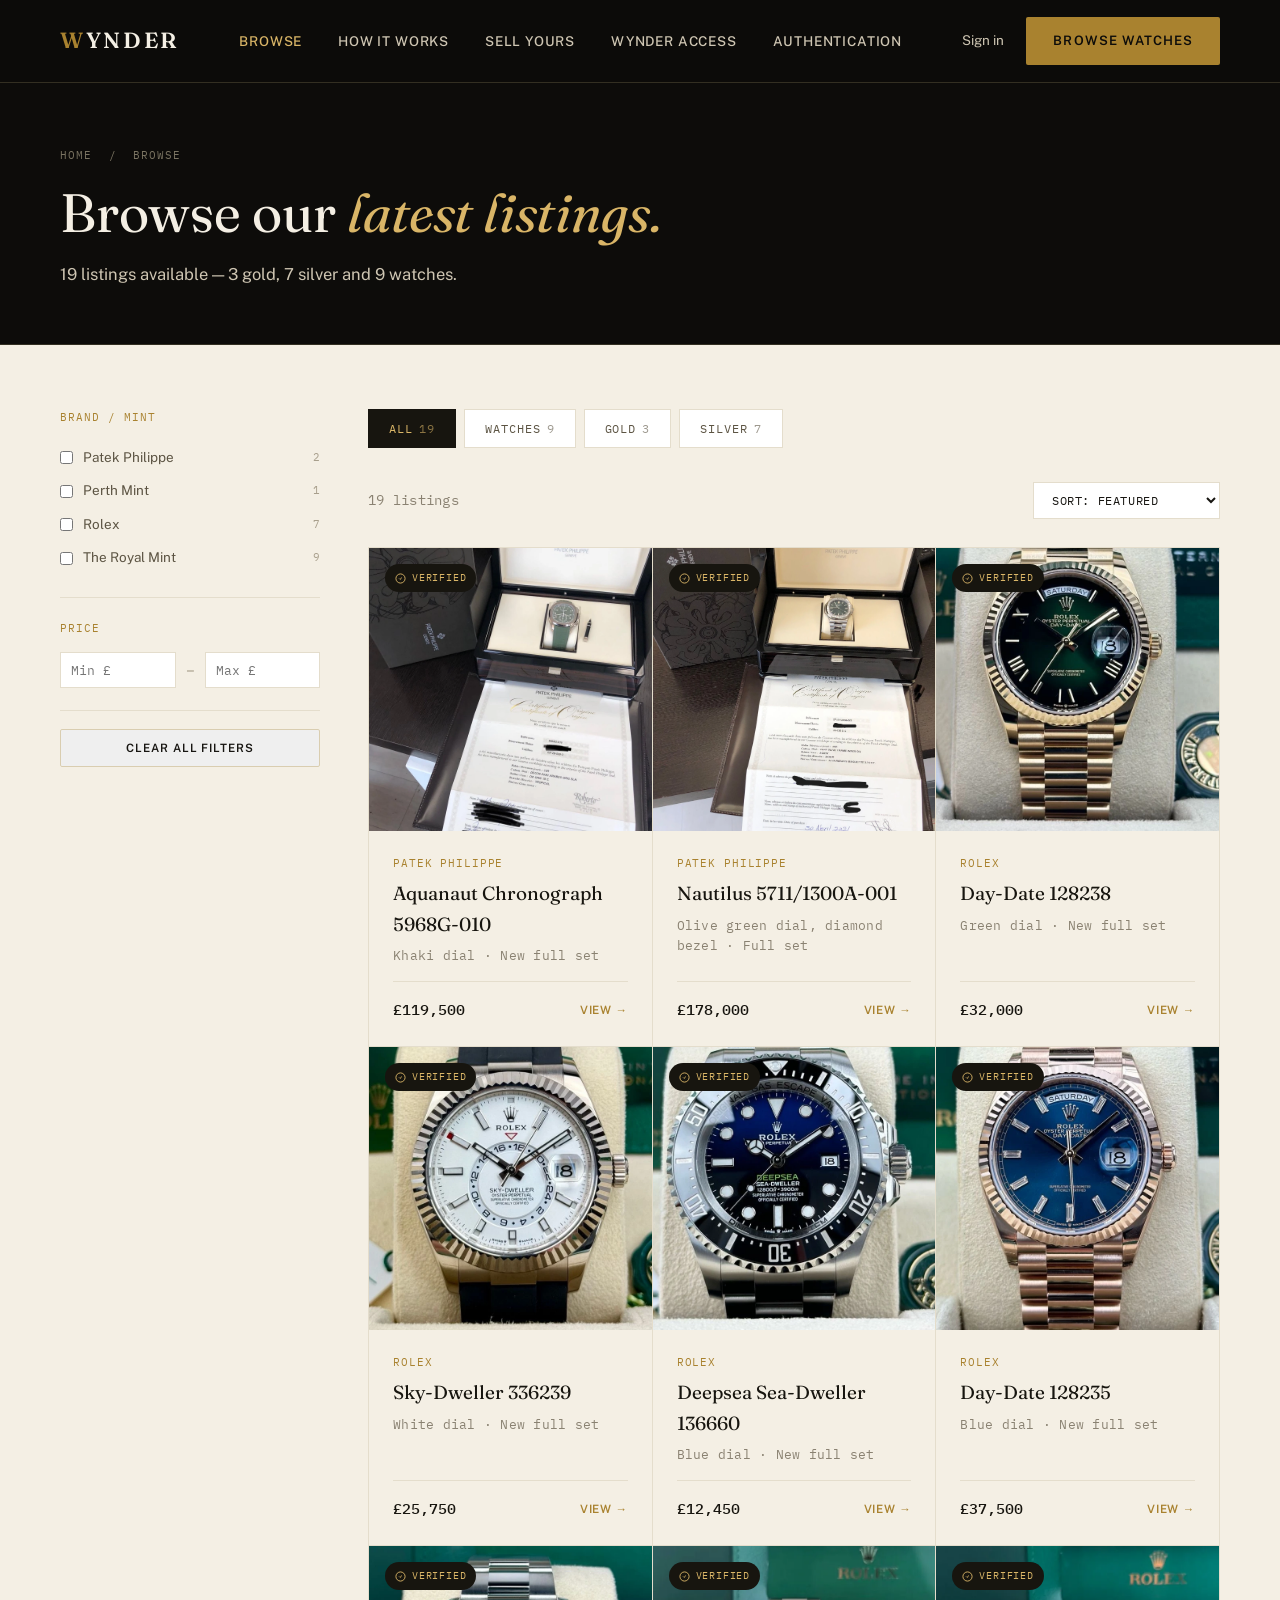
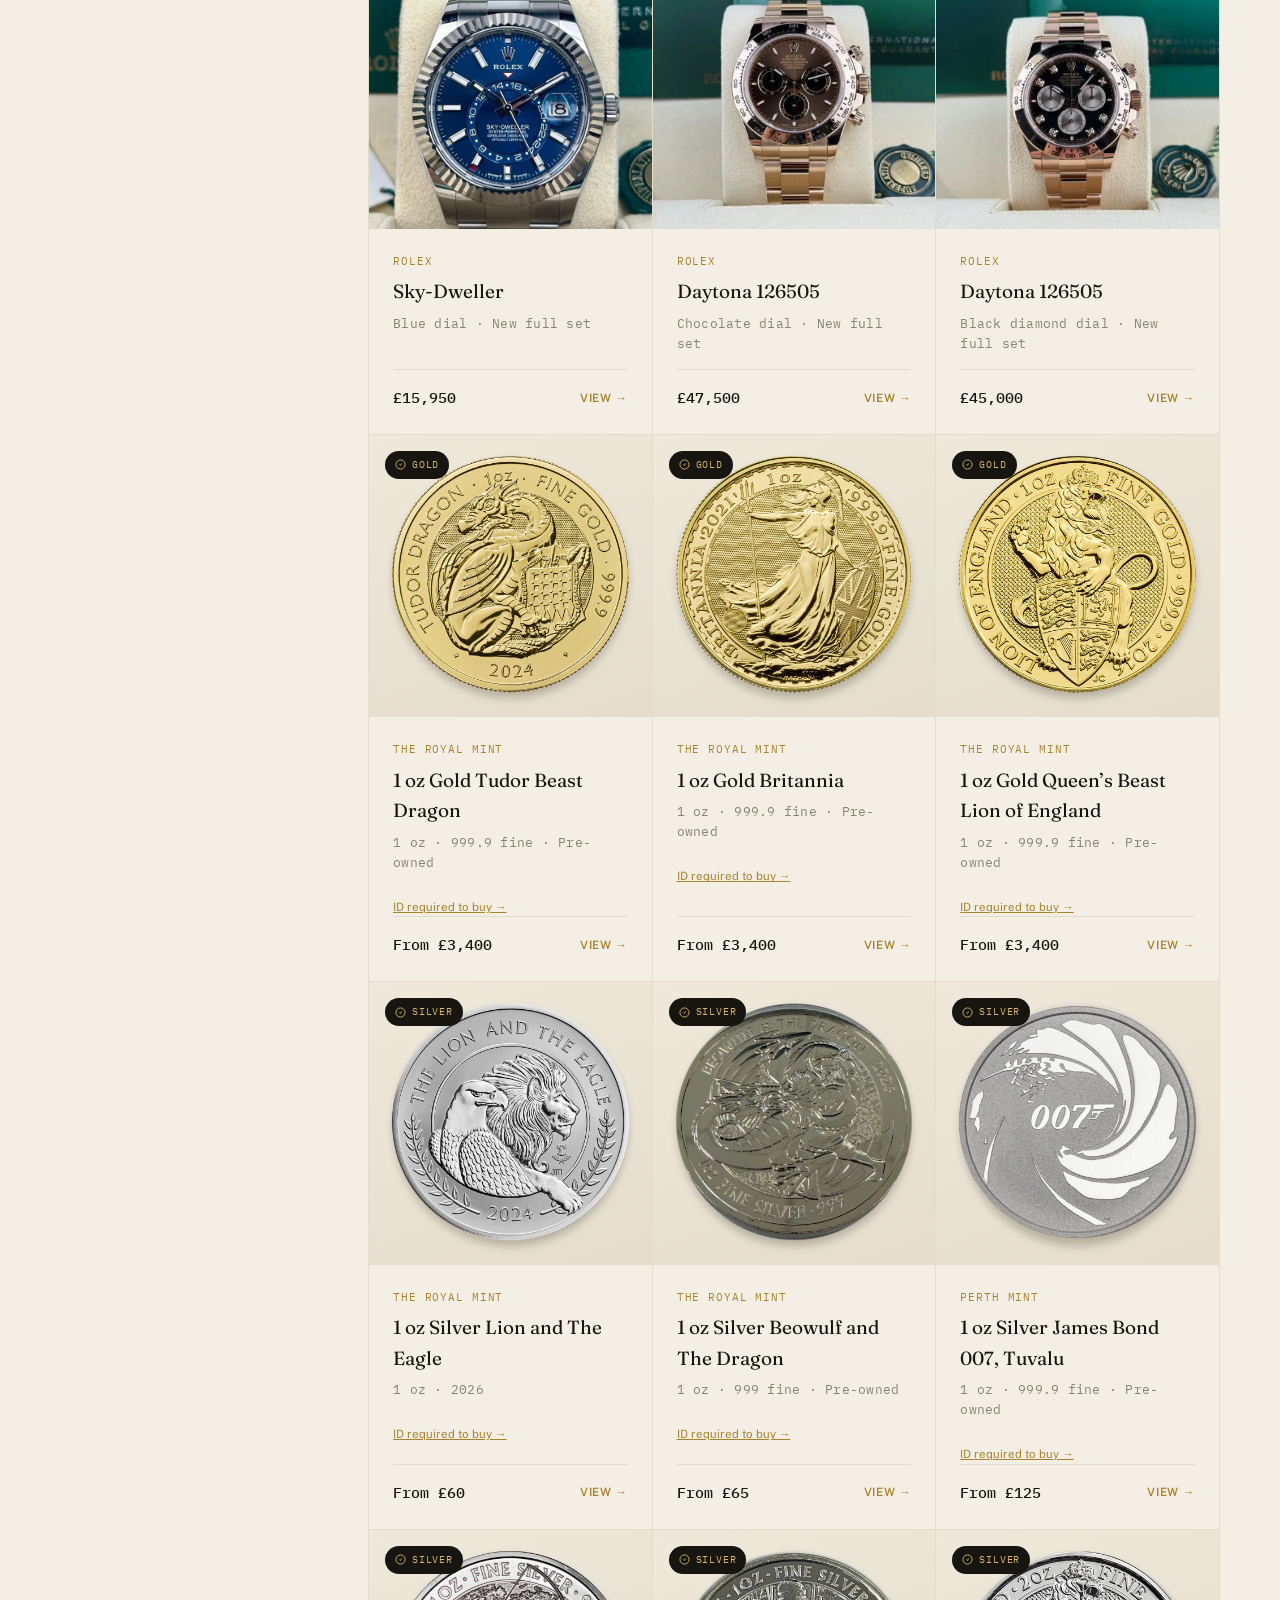
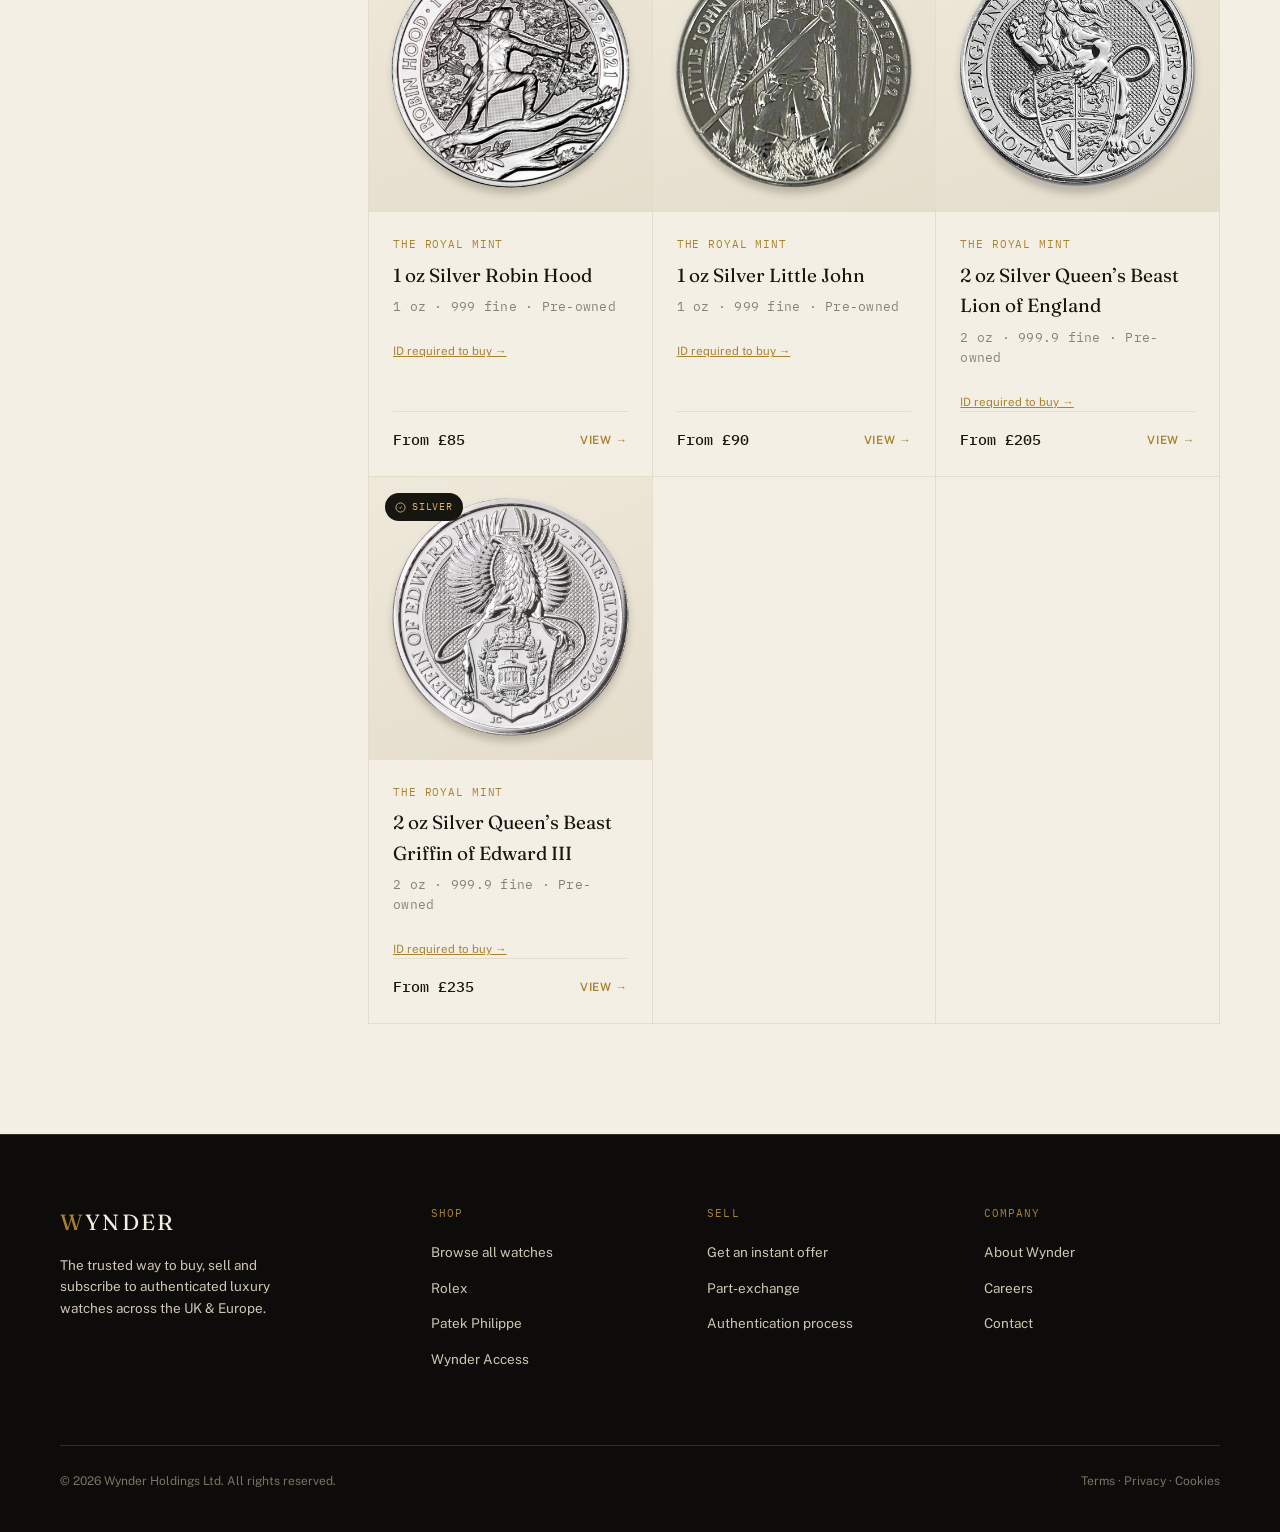
<file: browse.html>
<!DOCTYPE html>
<html lang="en">
<head>
<meta charset="UTF-8">
<meta name="viewport" content="width=device-width, initial-scale=1.0">
<title>Browse verified watches — Wynder</title>
<meta name="description" content="Browse Wynder's curated selection of independently authenticated luxury watches, from Rolex to Patek Philippe.">
<link rel="preconnect" href="https://fonts.googleapis.com">
<link rel="preconnect" href="https://fonts.gstatic.com" crossorigin>
<link href="https://fonts.googleapis.com/css2?family=Fraunces:ital,opsz,wght@0,9..144,300;0,9..144,400;0,9..144,500;0,9..144,600;1,9..144,400;1,9..144,500&family=Public+Sans:wght@400;500;600;700&family=IBM+Plex+Mono:wght@400;500&display=swap" rel="stylesheet">
<link rel="stylesheet" href="styles.css">
</head>
<body>

<header>
  <nav class="wrap">
    <a href="index.html" class="logo"><span>W</span>YNDER</a>
    <ul class="navlinks">
      <li><a href="browse.html" style="color:#d9b567;">Browse</a></li>
      <li><a href="how-it-works.html">How it works</a></li>
      <li><a href="sell.html">Sell yours</a></li>
      <li><a href="wynder-access.html">Wynder Access</a></li>
      <li><a href="authentication.html">Authentication</a></li>
    </ul>
    <div class="navcta">
      <a href="#" class="navtext">Sign in</a>
      <a href="browse.html" class="btn btn-gold">Browse watches</a>
      <button class="menu-btn" aria-label="Open menu">&#9776;</button>
    </div>
  </nav>
</header>

<section class="pagebanner">
  <div class="wrap">
    <div class="crumb"><a href="index.html">Home</a> &nbsp;/&nbsp; Browse</div>
    <h1 class="serif" id="banner-title">Every watch, <em>independently verified.</em></h1>
    <p class="lead" id="banner-count">Loading inventory&hellip;</p>
  </div>
</section>

<section class="light" style="padding-top:64px;">
  <div class="wrap">
    <div class="browse-layout">

      <aside class="filters">
        <div class="filter-block">
          <div class="filter-h" id="brand-heading">Brand</div>
          <div id="filter-brand"></div>
        </div>

        <div class="filter-block">
          <div class="filter-h">Price</div>
          <div class="filter-range">
            <input type="number" id="price-min" placeholder="Min £" aria-label="Minimum price">
            <span style="color:#a89f8c;">&ndash;</span>
            <input type="number" id="price-max" placeholder="Max £" aria-label="Maximum price">
          </div>
        </div>

        <div class="filter-block watch-only">
          <div class="filter-h">Condition</div>
          <div id="filter-condition"></div>
        </div>

        <div class="filter-block watch-only">
          <div class="filter-h">Papers</div>
          <div id="filter-papers"></div>
        </div>

        <div class="filter-block watch-only" style="border-bottom:none;">
          <div class="filter-h">Case size</div>
          <div id="filter-size"></div>
        </div>

        <button id="clear-filters" type="button" class="btn btn-ghost" style="width:100%; margin-top:18px; border-color:#d9cdb0; color:#171511; font-size:11.5px; padding:11px;">Clear all filters</button>
      </aside>

      <div>
        <div class="cat-tabs" id="cat-tabs" style="display:none;"></div>

        <div class="results-head">
          <div class="results-count mono" id="results-count">&nbsp;</div>
          <select class="sort-select" id="sort-select">
            <option value="featured">Sort: Featured</option>
            <option value="price-asc">Price: Low to high</option>
            <option value="price-desc">Price: High to low</option>
            <option value="newest">Newest listed</option>
          </select>
        </div>

        <div class="grid-watches" id="watch-grid"></div>
        <p id="no-results" style="display:none; padding:60px 0; text-align:center; color:#8a8272; font-size:14px;">No watches match those filters. Try widening your search.</p>

      </div>

    </div>
  </div>
</section>

<footer>
  <div class="wrap">
    <div class="foot-grid">
      <div>
        <div class="foot-logo"><span>W</span>YNDER</div>
        <p class="foot-tag">The trusted way to buy, sell and subscribe to authenticated luxury watches across the UK &amp; Europe.</p>
      </div>
      <div>
        <div class="foot-h">Shop</div>
        <ul class="foot-links">
          <li><a href="browse.html">Browse all watches</a></li>
          <li><a href="#">Rolex</a></li>
          <li><a href="#">Patek Philippe</a></li>
          <li><a href="wynder-access.html">Wynder Access</a></li>
        </ul>
      </div>
      <div>
        <div class="foot-h">Sell</div>
        <ul class="foot-links">
          <li><a href="sell.html">Get an instant offer</a></li>
          <li><a href="#">Part-exchange</a></li>
          <li><a href="authentication.html">Authentication process</a></li>
        </ul>
      </div>
      <div>
        <div class="foot-h">Company</div>
        <ul class="foot-links">
          <li><a href="index.html#team">About Wynder</a></li>
          <li><a href="#">Careers</a></li>
          <li><a href="#">Contact</a></li>
        </ul>
      </div>
    </div>
    <div class="foot-bottom">
      <span>&copy; 2026 Wynder Holdings Ltd. All rights reserved.</span>
      <span>Terms &middot; Privacy &middot; Cookies</span>
    </div>
  </div>
</footer>

<script src="data/listings.js"></script>
<script>
  const menuBtn = document.querySelector('.menu-btn');
  const navlinks = document.querySelector('.navlinks');
  if(menuBtn){
    menuBtn.addEventListener('click', () => {
      const open = navlinks.style.display === 'flex';
      navlinks.style.display = open ? 'none' : 'flex';
      navlinks.style.cssText += open ? '' : 'position:absolute; top:82px; left:0; right:0; flex-direction:column; background:#0d0c0a; padding:20px 24px; border-bottom:1px solid #332f22; gap:18px;';
    });
  }

  const iconShapes = [
    '<circle cx="60" cy="60" r="44"/><circle cx="60" cy="60" r="36"/><line x1="60" y1="60" x2="60" y2="34"/><line x1="60" y1="60" x2="80" y2="68"/><circle cx="60" cy="60" r="2.4" fill="#a9822f"/><rect x="52" y="8" width="16" height="14" rx="2"/><rect x="52" y="98" width="16" height="14" rx="2"/>',
    '<rect x="24" y="24" width="72" height="72" rx="10"/><circle cx="60" cy="60" r="26"/><line x1="60" y1="60" x2="60" y2="42"/><line x1="60" y1="60" x2="74" y2="60"/>',
    '<circle cx="60" cy="60" r="46"/><circle cx="60" cy="60" r="30"/><line x1="60" y1="60" x2="60" y2="36"/><line x1="60" y1="60" x2="78" y2="72"/><circle cx="60" cy="60" r="2.4" fill="#a9822f"/>',
    '<circle cx="60" cy="60" r="44"/><circle cx="60" cy="60" r="34"/><line x1="60" y1="60" x2="60" y2="38"/><line x1="60" y1="60" x2="72" y2="66"/><circle cx="60" cy="60" r="2.4" fill="#a9822f"/><circle cx="60" cy="24" r="3"/>',
  ];

  // every listing is a 'watch' unless data/listings.js says otherwise
  const ALL = WYNDER_LISTINGS.map(w => Object.assign({ category: 'watch' }, w));
  // Watches, Gold and Silver are always offered as tabs; any other category in the data is added after them
  const CATS = ['watch', 'gold', 'silver'].concat(Array.from(new Set(ALL.map(w => w.category))).filter(c => !['watch', 'gold', 'silver'].includes(c)));
  const CAT_LABEL = { watch: 'Watches', gold: 'Gold', silver: 'Silver' };
  const CAT_BADGE = { watch: 'Verified', gold: 'Gold', silver: 'Silver' };
  const BULLION = ['gold', 'silver'];
  const coinIcon = '<circle cx="60" cy="60" r="42"/><circle cx="60" cy="60" r="33"/><line x1="60" y1="42" x2="60" y2="78"/><line x1="46" y1="60" x2="74" y2="60"/>';
  const CASE_BUCKETS = [
    { key: 'under36', label: 'Under 36mm', test: d => d < 36 },
    { key: '36to40',  label: '36\u201340mm', test: d => d >= 36 && d <= 40 },
    { key: '41to44',  label: '41\u201344mm', test: d => d > 40 && d <= 44 },
    { key: 'over44',  label: 'Over 44mm', test: d => d > 44 },
  ];

  let activeCat = 'all';
  const wantedCat = new URLSearchParams(window.location.search).get('category');
  if(CATS.length > 1 && CATS.includes(wantedCat)) activeCat = wantedCat;

  const brandEl = document.getElementById('filter-brand');
  const conditionEl = document.getElementById('filter-condition');
  const papersEl = document.getElementById('filter-papers');
  const sizeEl = document.getElementById('filter-size');

  function pool(){
    return activeCat === 'all' ? ALL : ALL.filter(w => w.category === activeCat);
  }
  function watchMode(){
    // watch-only filters show on the Watches tab, and on All while there is nothing but watches
    return activeCat === 'watch' || (activeCat === 'all' && !ALL.some(w => w.category !== 'watch'));
  }

  function countBy(items, keyFn){
    const counts = {};
    items.forEach(w => { const k = keyFn(w); counts[k] = (counts[k]||0) + 1; });
    return counts;
  }
  function buildCheckboxGroup(container, items, keyFn, sortKeys){
    const counts = countBy(items, keyFn);
    let keys = Object.keys(counts);
    keys = sortKeys ? sortKeys(keys) : keys.sort();
    container.innerHTML = keys.map(k => `
      <label class="filter-opt">
        <input type="checkbox" data-value="${k}">
        ${k} <span class="cnt">${counts[k]}</span>
      </label>
    `).join('');
  }

  function buildFilters(){
    const items = pool();
    const watches = items.filter(w => w.category === 'watch');
    document.getElementById('brand-heading').textContent =
      BULLION.includes(activeCat) ? 'Mint' : (ALL.some(w => BULLION.includes(w.category)) && activeCat === 'all' ? 'Brand / mint' : 'Brand');
    buildCheckboxGroup(brandEl, items, w => w.brand);
    buildCheckboxGroup(conditionEl, watches, w => w.condition, keys => {
      const order = ['Unworn','Excellent','Very good','Good'];
      return keys.sort((a,b) => order.indexOf(a) - order.indexOf(b));
    });
    buildCheckboxGroup(papersEl, watches, w => w.papers, keys => {
      const order = ['Full set','Box only','Papers only','Watch only'];
      return keys.sort((a,b) => order.indexOf(a) - order.indexOf(b));
    });
    const sizeCounts = {};
    CASE_BUCKETS.forEach(b => { sizeCounts[b.key] = watches.filter(w => b.test(w.caseDiameter)).length; });
    sizeEl.innerHTML = CASE_BUCKETS.filter(b => sizeCounts[b.key] > 0).map(b => `
      <label class="filter-opt">
        <input type="checkbox" data-value="${b.key}">
        ${b.label} <span class="cnt">${sizeCounts[b.key]}</span>
      </label>
    `).join('');
    document.querySelectorAll('.watch-only').forEach(el => { el.style.display = watchMode() ? '' : 'none'; });
  }

  function getChecked(container){
    return Array.from(container.querySelectorAll('input[type="checkbox"]:checked')).map(el => el.dataset.value);
  }

  function applyFilters(){
    const brands = getChecked(brandEl);
    const conditions = getChecked(conditionEl);
    const papers = getChecked(papersEl);
    const sizes = getChecked(sizeEl);
    const min = parseFloat(document.getElementById('price-min').value);
    const max = parseFloat(document.getElementById('price-max').value);

    let results = pool().filter(w => {
      if(brands.length && !brands.includes(w.brand)) return false;
      if(w.category === 'watch'){
        if(conditions.length && !conditions.includes(w.condition)) return false;
        if(papers.length && !papers.includes(w.papers)) return false;
        if(sizes.length){
          const bucket = CASE_BUCKETS.find(b => b.test(w.caseDiameter));
          if(!bucket || !sizes.includes(bucket.key)) return false;
        }
      }
      if(!isNaN(min) && w.priceValue < min) return false;
      if(!isNaN(max) && w.priceValue > max) return false;
      return true;
    });

    const sort = document.getElementById('sort-select').value;
    if(sort === 'price-asc') results = results.slice().sort((a,b) => a.priceValue - b.priceValue);
    else if(sort === 'price-desc') results = results.slice().sort((a,b) => b.priceValue - a.priceValue);
    else if(sort === 'newest'){
      const yr = w => parseInt(String(w.year || '').slice(-4), 10) || 0;   // '2014–2026' sorts as 2026
      results = results.slice().sort((a,b) => yr(b) - yr(a));
    }

    renderGrid(results);
  }

  function renderGrid(items){
    const grid = document.getElementById('watch-grid');
    const countEl = document.getElementById('results-count');
    const noResults = document.getElementById('no-results');
    const noun = BULLION.includes(activeCat) ? (CAT_LABEL[activeCat].toLowerCase() + ' listing') : (watchMode() ? 'watch' : 'listing');

    countEl.textContent = `${items.length} ${noun}${items.length === 1 ? '' : (noun === 'watch' ? 'es' : 's')}`;
    noResults.textContent = pool().length === 0
      ? (BULLION.includes(activeCat) ? CAT_LABEL[activeCat] + ' is coming soon \u2014 new listings will appear here shortly.' : 'Nothing listed here yet.')
      : 'No listings match those filters. Try widening your search.';
    noResults.style.display = items.length ? 'none' : 'block';
    grid.style.display = items.length ? '' : 'none';

    grid.innerHTML = items.map((w,i) => `
      <div class="wcard">
        <div class="wcard-media">
          <div class="wcard-badge">
            <svg viewBox="0 0 24 24" fill="none" stroke="currentColor" stroke-width="2"><path d="M9 12l2 2 4-4"/><circle cx="12" cy="12" r="10"/></svg>
            ${CAT_BADGE[w.category] || 'Listed'}
          </div>
          ${w.img
            ? `<img src="${w.img}" alt="${w.brand} ${w.model}" style="width:100%; height:100%; object-fit:cover;">`
            : `<svg viewBox="0 0 120 120" fill="none" stroke="#a9822f" stroke-width="1.4">${BULLION.includes(w.category) ? coinIcon : iconShapes[w.icon != null ? w.icon : (i % iconShapes.length)]}</svg>`}
        </div>
        <div class="wcard-body">
          <div class="wcard-brand">${w.brand}</div>
          <div class="wcard-name serif">${w.model}</div>
          <div class="wcard-meta mono">${w.meta}</div>
          ${BULLION.includes(w.category) ? '<a href="id-requirements.html" style="display:inline-block; margin-top:10px; font-size:11.5px; color:#a9822f; text-decoration:underline;">ID required to buy &rarr;</a>' : ''}
          <div class="wcard-foot">
            <span class="wcard-price">${w.price}</span>
            <a href="${w.link || ('product.html?id=' + w.id)}" class="wcard-link">View &rarr;</a>
          </div>
        </div>
      </div>
    `).join('') + '<div class="wcard-filler"></div>'.repeat((3 - items.length % 3) % 3);
  }

  function renderBanner(){
    const titleEl = document.getElementById('banner-title');
    const lead = document.getElementById('banner-count');
    const count = c => ALL.filter(w => w.category === c).length;
    titleEl.innerHTML = 'Browse our <em>latest listings.</em>';
    const empty = BULLION.filter(c => count(c) === 0).map(c => CAT_LABEL[c]);
    const soon = empty.length ? ' ' + empty.join(' and ') + ' coming soon.' : '';
    const bullionLive = BULLION.filter(c => count(c) > 0);
    if(bullionLive.length === 0){
      lead.textContent = `${count('watch')} watches currently available, each authenticated by our in-house specialists before listing.${soon}`;
      return;
    }
    const parts = bullionLive.map(c => `${count(c)} ${CAT_LABEL[c].toLowerCase()}`).concat([`${count('watch')} watches`]);
    const list = parts.length > 2 ? parts.slice(0, -1).join(', ') + ' and ' + parts[parts.length - 1] : parts.join(' and ');
    lead.textContent = `${ALL.length} listings available \u2014 ${list}.${soon}`;
  }

  function renderTabs(){
    const tabsEl = document.getElementById('cat-tabs');
    if(CATS.length < 2){ tabsEl.style.display = 'none'; return; }
    tabsEl.style.display = 'flex';
    const tabs = [{ key: 'all', label: 'All', n: ALL.length }].concat(
      CATS.map(c => ({ key: c, label: CAT_LABEL[c] || c, n: ALL.filter(w => w.category === c).length }))
    );
    tabsEl.innerHTML = tabs.map(t =>
      `<button type="button" class="cat-tab${t.key === activeCat ? ' active' : ''}" data-cat="${t.key}">${t.label}<span class="n">${t.n}</span></button>`
    ).join('');
  }

  function resetInputs(){
    document.getElementById('price-min').value = '';
    document.getElementById('price-max').value = '';
    document.getElementById('sort-select').value = 'featured';
  }

  document.getElementById('cat-tabs').addEventListener('click', e => {
    const btn = e.target.closest('.cat-tab');
    if(!btn) return;
    activeCat = btn.dataset.cat;
    resetInputs();
    renderTabs();
    buildFilters();
    applyFilters();
  });

  [brandEl, conditionEl, papersEl, sizeEl].forEach(el => el.addEventListener('change', applyFilters));
  document.getElementById('price-min').addEventListener('input', applyFilters);
  document.getElementById('price-max').addEventListener('input', applyFilters);
  document.getElementById('sort-select').addEventListener('change', applyFilters);
  document.getElementById('clear-filters').addEventListener('click', () => {
    document.querySelectorAll('.filters input[type="checkbox"]').forEach(el => el.checked = false);
    resetInputs();
    applyFilters();
  });

  renderBanner();
  renderTabs();
  buildFilters();
  applyFilters();
</script>

</body>
</html>
</file>
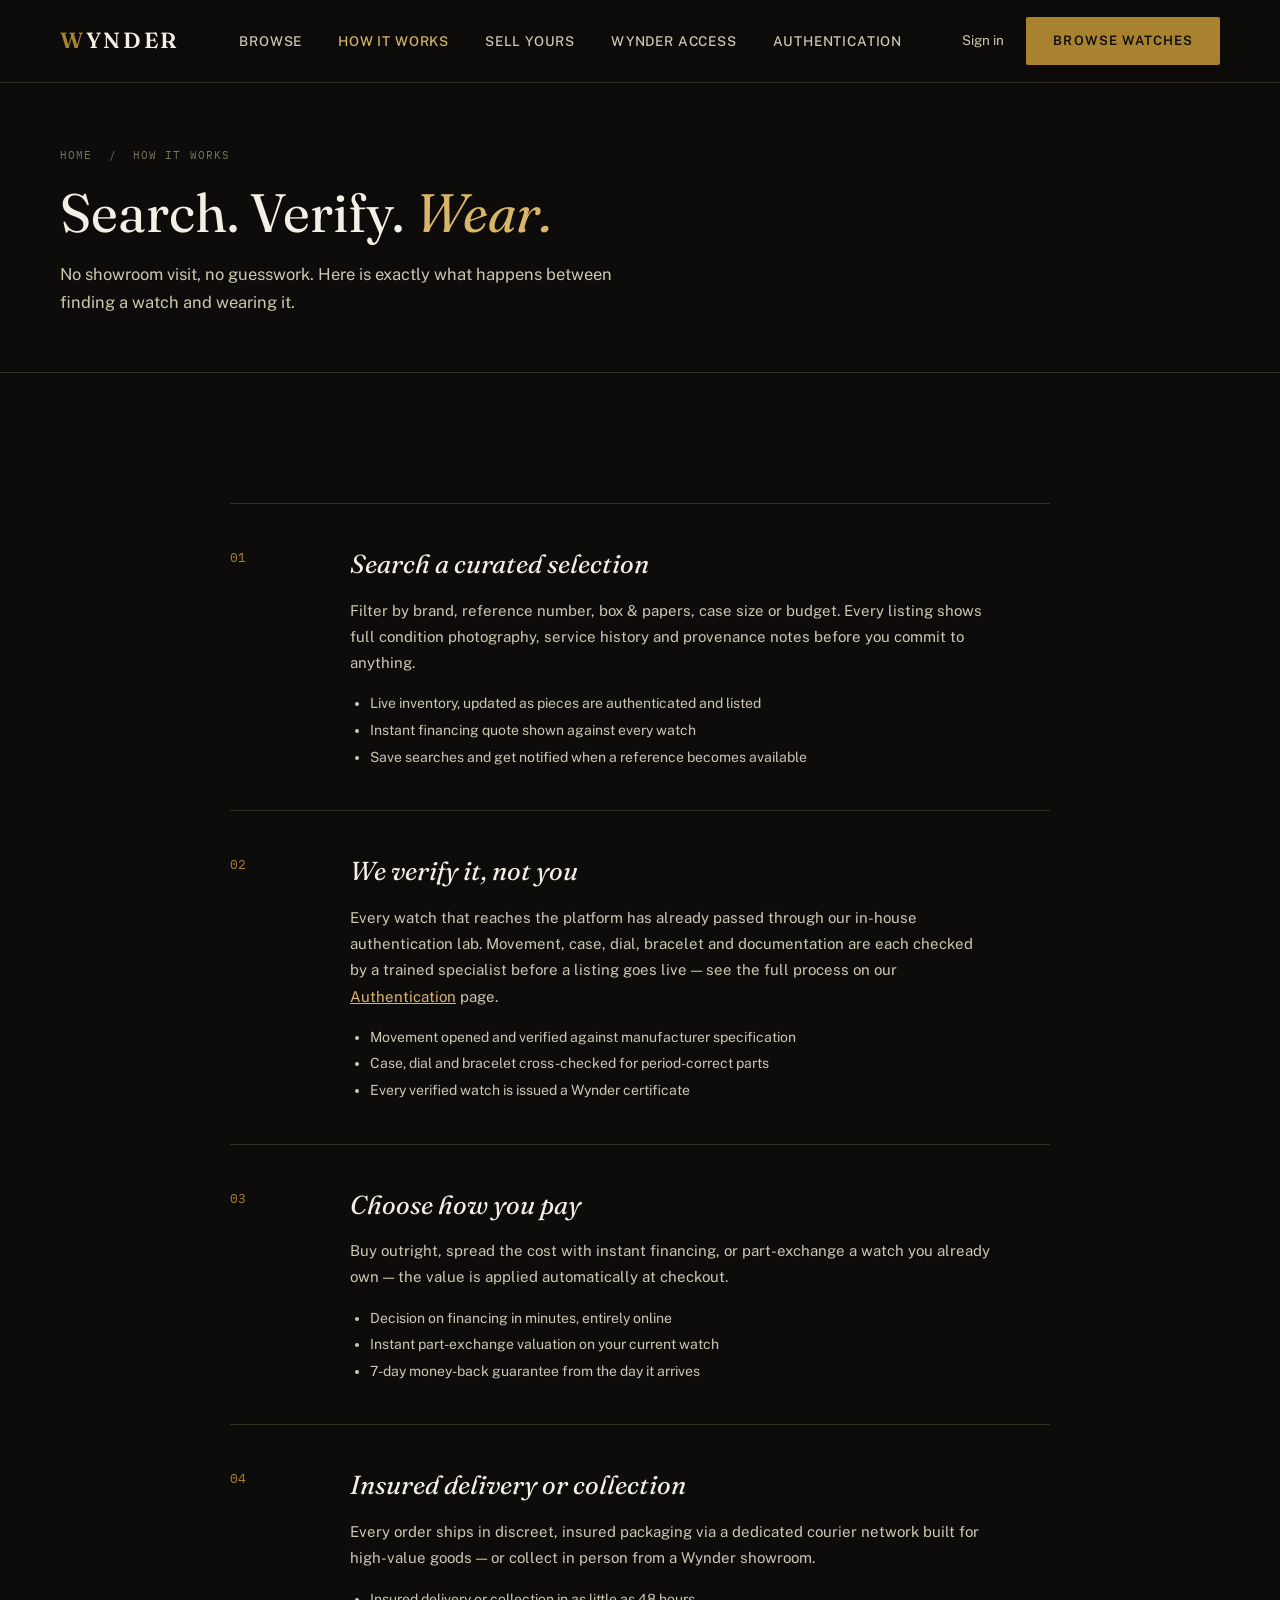
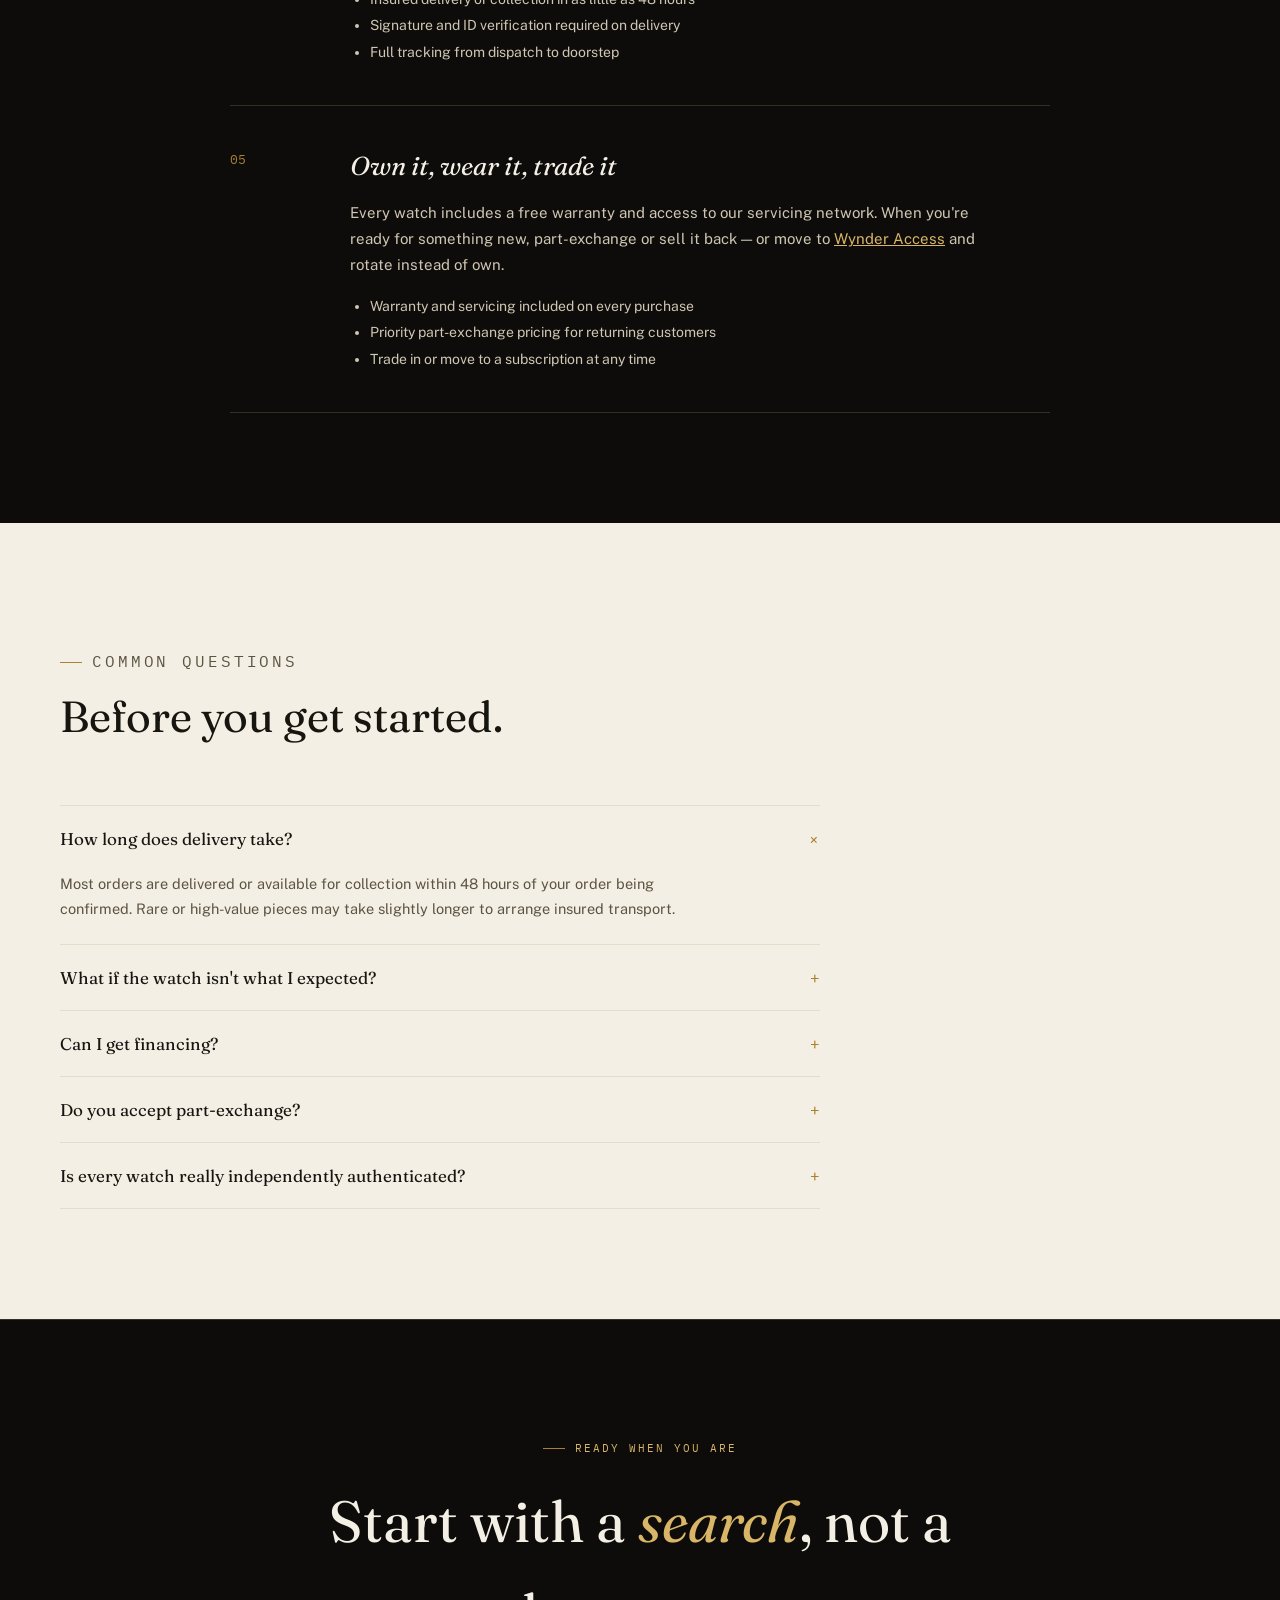
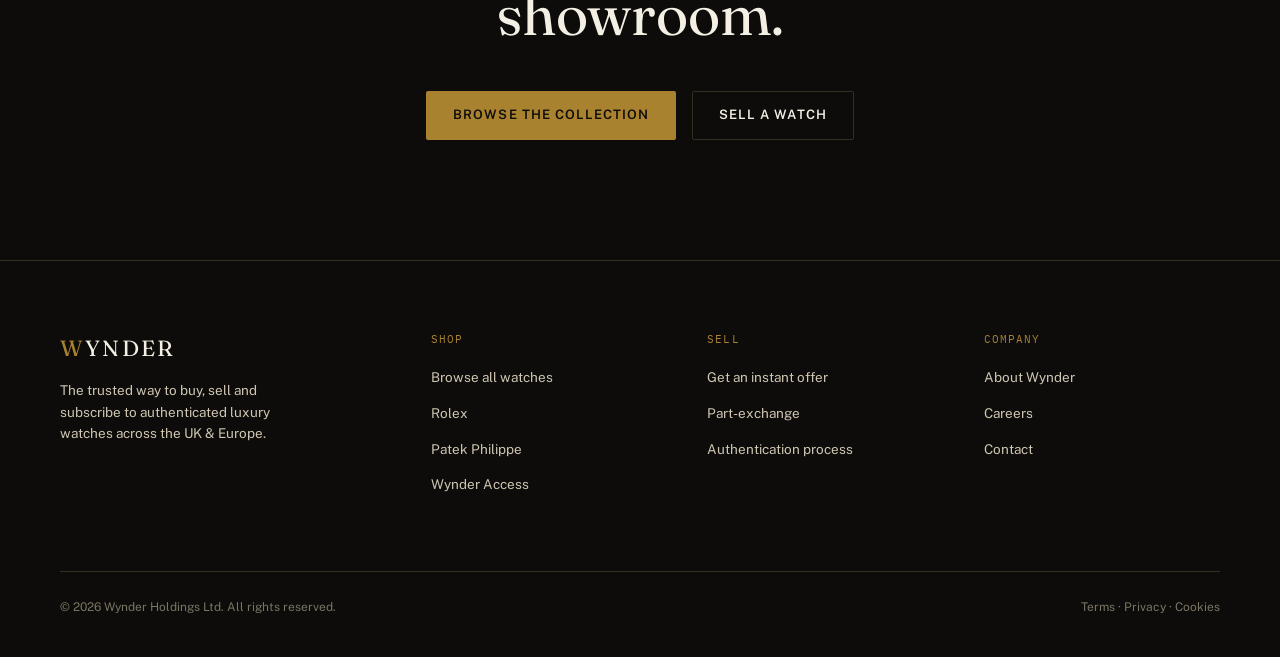
<file: how-it-works.html>
<!DOCTYPE html>
<html lang="en">
<head>
<meta charset="UTF-8">
<meta name="viewport" content="width=device-width, initial-scale=1.0">
<title>How it works — Wynder</title>
<meta name="description" content="How Wynder works: search a verified selection, get every watch independently authenticated, and have it delivered insured in as little as 48 hours.">
<link rel="preconnect" href="https://fonts.googleapis.com">
<link rel="preconnect" href="https://fonts.gstatic.com" crossorigin>
<link href="https://fonts.googleapis.com/css2?family=Fraunces:ital,opsz,wght@0,9..144,300;0,9..144,400;0,9..144,500;0,9..144,600;1,9..144,400;1,9..144,500&family=Public+Sans:wght@400;500;600;700&family=IBM+Plex+Mono:wght@400;500&display=swap" rel="stylesheet">
<link rel="stylesheet" href="styles.css">
</head>
<body>

<header>
  <nav class="wrap">
    <a href="index.html" class="logo"><span>W</span>YNDER</a>
    <ul class="navlinks">
      <li><a href="browse.html">Browse</a></li>
      <li><a href="how-it-works.html" style="color:#d9b567;">How it works</a></li>
      <li><a href="sell.html">Sell yours</a></li>
      <li><a href="wynder-access.html">Wynder Access</a></li>
      <li><a href="authentication.html">Authentication</a></li>
    </ul>
    <div class="navcta">
      <a href="#" class="navtext">Sign in</a>
      <a href="browse.html" class="btn btn-gold">Browse watches</a>
      <button class="menu-btn" aria-label="Open menu">&#9776;</button>
    </div>
  </nav>
</header>

<section class="pagebanner">
  <div class="wrap">
    <div class="crumb"><a href="index.html">Home</a> &nbsp;/&nbsp; How it works</div>
    <h1 class="serif">Search. Verify. <em>Wear.</em></h1>
    <p class="lead">No showroom visit, no guesswork. Here is exactly what happens between finding a watch and wearing it.</p>
  </div>
</section>

<section>
  <div class="wrap" style="max-width:900px;">
    <div class="timeline">
      <div class="tl-item">
        <div class="tl-idx mono">01</div>
        <div>
          <h3>Search a curated selection</h3>
          <p>Filter by brand, reference number, box &amp; papers, case size or budget. Every listing shows full condition photography, service history and provenance notes before you commit to anything.</p>
          <ul>
            <li>Live inventory, updated as pieces are authenticated and listed</li>
            <li>Instant financing quote shown against every watch</li>
            <li>Save searches and get notified when a reference becomes available</li>
          </ul>
        </div>
      </div>
      <div class="tl-item">
        <div class="tl-idx mono">02</div>
        <div>
          <h3>We verify it, not you</h3>
          <p>Every watch that reaches the platform has already passed through our in-house authentication lab. Movement, case, dial, bracelet and documentation are each checked by a trained specialist before a listing goes live &mdash; see the full process on our <a href="authentication.html" style="color:#d9b567; text-decoration:underline;">Authentication</a> page.</p>
          <ul>
            <li>Movement opened and verified against manufacturer specification</li>
            <li>Case, dial and bracelet cross-checked for period-correct parts</li>
            <li>Every verified watch is issued a Wynder certificate</li>
          </ul>
        </div>
      </div>
      <div class="tl-item">
        <div class="tl-idx mono">03</div>
        <div>
          <h3>Choose how you pay</h3>
          <p>Buy outright, spread the cost with instant financing, or part-exchange a watch you already own &mdash; the value is applied automatically at checkout.</p>
          <ul>
            <li>Decision on financing in minutes, entirely online</li>
            <li>Instant part-exchange valuation on your current watch</li>
            <li>7-day money-back guarantee from the day it arrives</li>
          </ul>
        </div>
      </div>
      <div class="tl-item">
        <div class="tl-idx mono">04</div>
        <div>
          <h3>Insured delivery or collection</h3>
          <p>Every order ships in discreet, insured packaging via a dedicated courier network built for high-value goods &mdash; or collect in person from a Wynder showroom.</p>
          <ul>
            <li>Insured delivery or collection in as little as 48 hours</li>
            <li>Signature and ID verification required on delivery</li>
            <li>Full tracking from dispatch to doorstep</li>
          </ul>
        </div>
      </div>
      <div class="tl-item">
        <div class="tl-idx mono">05</div>
        <div>
          <h3>Own it, wear it, trade it</h3>
          <p>Every watch includes a free warranty and access to our servicing network. When you're ready for something new, part-exchange or sell it back &mdash; or move to <a href="wynder-access.html" style="color:#d9b567; text-decoration:underline;">Wynder Access</a> and rotate instead of own.</p>
          <ul>
            <li>Warranty and servicing included on every purchase</li>
            <li>Priority part-exchange pricing for returning customers</li>
            <li>Trade in or move to a subscription at any time</li>
          </ul>
        </div>
      </div>
    </div>
  </div>
</section>

<section class="light">
  <div class="wrap">
    <div class="section-head">
      <p class="eyebrow">Common questions</p>
      <h2 class="serif">Before you get started.</h2>
    </div>
    <div class="faq" id="faq"></div>
  </div>
</section>

<section class="cta-band">
  <div class="wrap">
    <p class="eyebrow" style="justify-content:center;">Ready when you are</p>
    <h2 style="margin-top:18px;">Start with a <em>search</em>, not a showroom.</h2>
    <div class="cta-actions">
      <a href="browse.html" class="btn btn-gold">Browse the collection</a>
      <a href="sell.html" class="btn btn-ghost">Sell a watch</a>
    </div>
  </div>
</section>

<footer>
  <div class="wrap">
    <div class="foot-grid">
      <div>
        <div class="foot-logo"><span>W</span>YNDER</div>
        <p class="foot-tag">The trusted way to buy, sell and subscribe to authenticated luxury watches across the UK &amp; Europe.</p>
      </div>
      <div>
        <div class="foot-h">Shop</div>
        <ul class="foot-links">
          <li><a href="browse.html">Browse all watches</a></li>
          <li><a href="#">Rolex</a></li>
          <li><a href="#">Patek Philippe</a></li>
          <li><a href="wynder-access.html">Wynder Access</a></li>
        </ul>
      </div>
      <div>
        <div class="foot-h">Sell</div>
        <ul class="foot-links">
          <li><a href="sell.html">Get an instant offer</a></li>
          <li><a href="#">Part-exchange</a></li>
          <li><a href="authentication.html">Authentication process</a></li>
        </ul>
      </div>
      <div>
        <div class="foot-h">Company</div>
        <ul class="foot-links">
          <li><a href="index.html#team">About Wynder</a></li>
          <li><a href="#">Careers</a></li>
          <li><a href="#">Contact</a></li>
        </ul>
      </div>
    </div>
    <div class="foot-bottom">
      <span>&copy; 2026 Wynder Holdings Ltd. All rights reserved.</span>
      <span>Terms &middot; Privacy &middot; Cookies</span>
    </div>
  </div>
</footer>

<script>
  const menuBtn = document.querySelector('.menu-btn');
  const navlinks = document.querySelector('.navlinks');
  if(menuBtn){
    menuBtn.addEventListener('click', () => {
      const open = navlinks.style.display === 'flex';
      navlinks.style.display = open ? 'none' : 'flex';
      navlinks.style.cssText += open ? '' : 'position:absolute; top:82px; left:0; right:0; flex-direction:column; background:#0d0c0a; padding:20px 24px; border-bottom:1px solid #332f22; gap:18px;';
    });
  }

  const faqs = [
    ['How long does delivery take?', 'Most orders are delivered or available for collection within 48 hours of your order being confirmed. Rare or high-value pieces may take slightly longer to arrange insured transport.'],
    ['What if the watch isn\'t what I expected?', 'Every purchase includes a 7-day money-back guarantee from the day it arrives. If it isn\'t right, insured return collection is arranged free of charge.'],
    ['Can I get financing?', 'Yes. An instant financing quote is shown against every watch, with a decision in minutes, entirely online, subject to status.'],
    ['Do you accept part-exchange?', 'Yes. Get an instant, no-obligation valuation on your current watch and the value is applied automatically at checkout.'],
    ['Is every watch really independently authenticated?', 'Every watch that reaches the platform passes through our in-house authentication lab before it is ever listed. See the full process on our Authentication page.']
  ];
  const faqEl = document.getElementById('faq');
  faqEl.innerHTML = faqs.map((f,i) => `
    <div class="faq-item${i===0 ? ' open':''}">
      <button class="faq-q" aria-expanded="${i===0}">
        <span>${f[0]}</span><span class="ic">+</span>
      </button>
      <div class="faq-a" style="max-height:${i===0 ? '200px':'0'};"><p>${f[1]}</p></div>
    </div>
  `).join('');
  document.querySelectorAll('.faq-q').forEach(btn => {
    btn.addEventListener('click', () => {
      const item = btn.closest('.faq-item');
      const answer = item.querySelector('.faq-a');
      const isOpen = item.classList.contains('open');
      item.classList.toggle('open');
      answer.style.maxHeight = isOpen ? '0' : answer.scrollHeight + 'px';
      btn.setAttribute('aria-expanded', String(!isOpen));
    });
  });
</script>

</body>
</html>
</file>
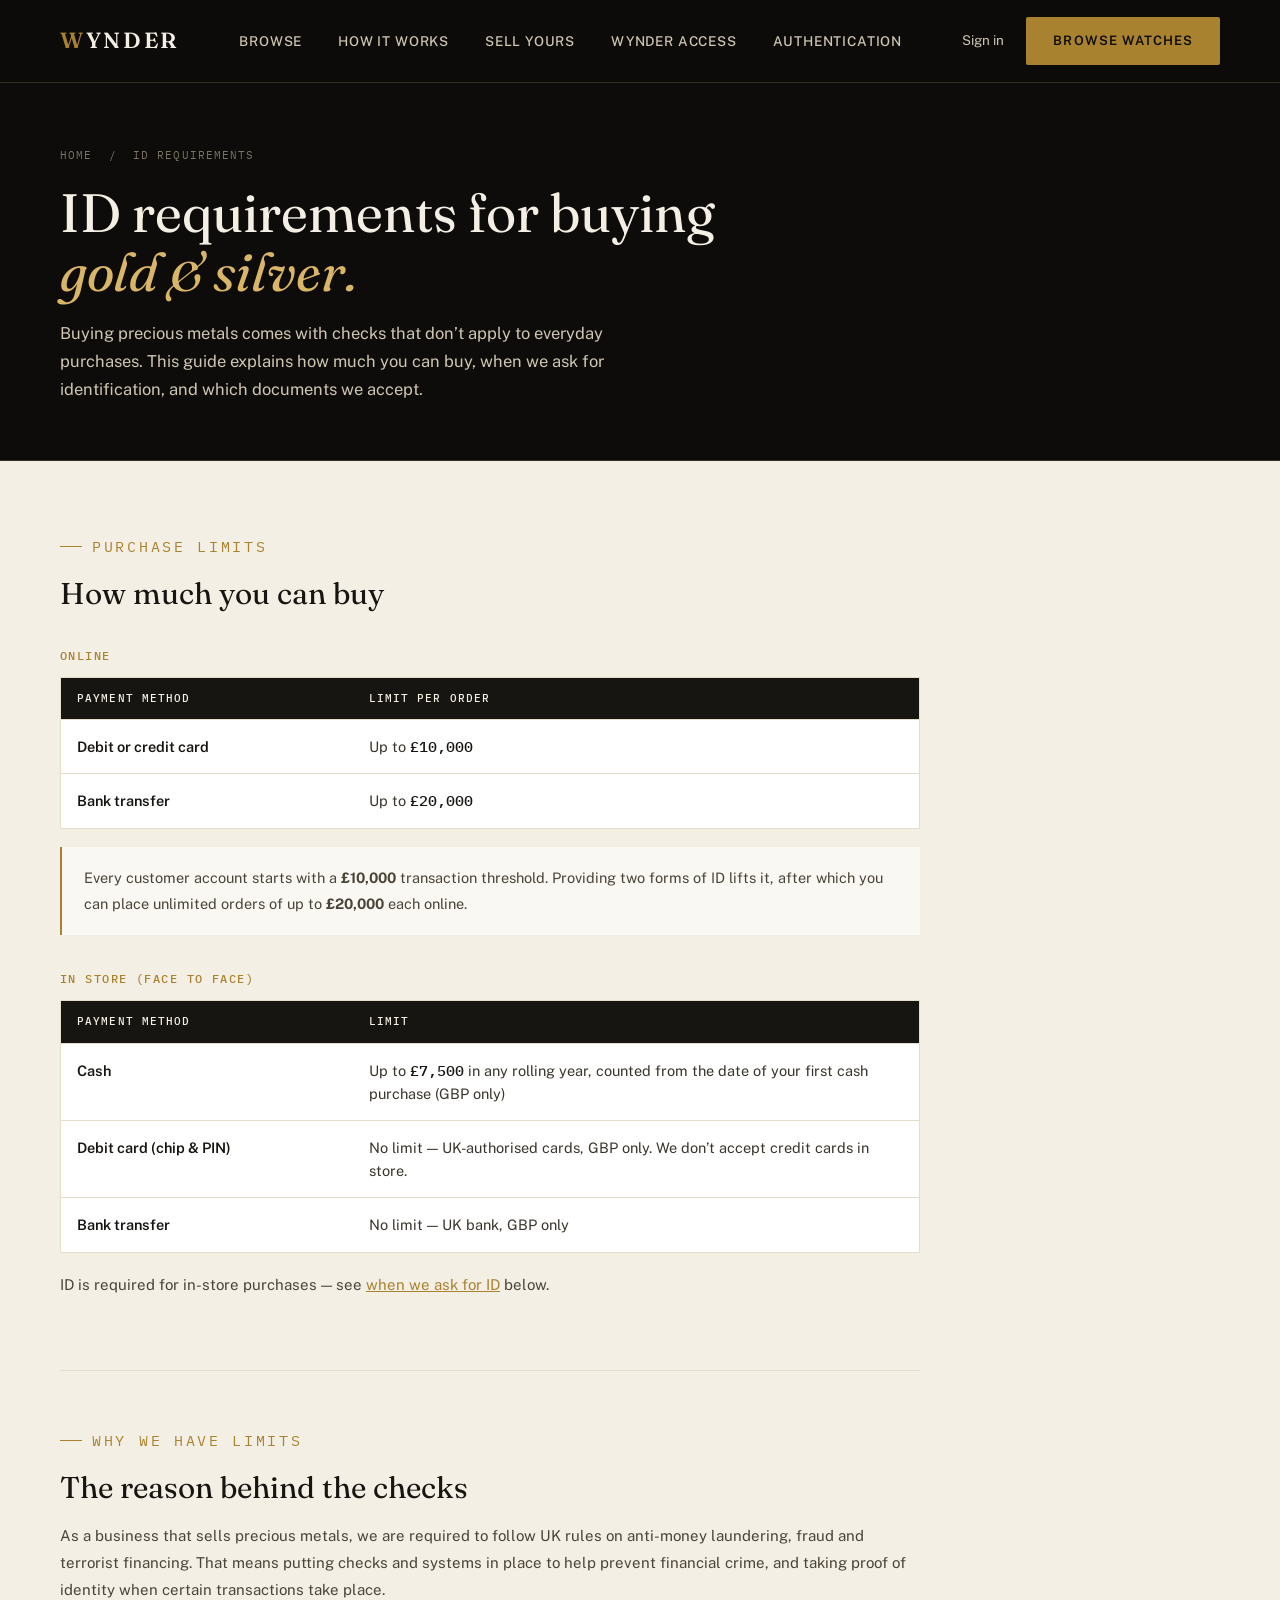
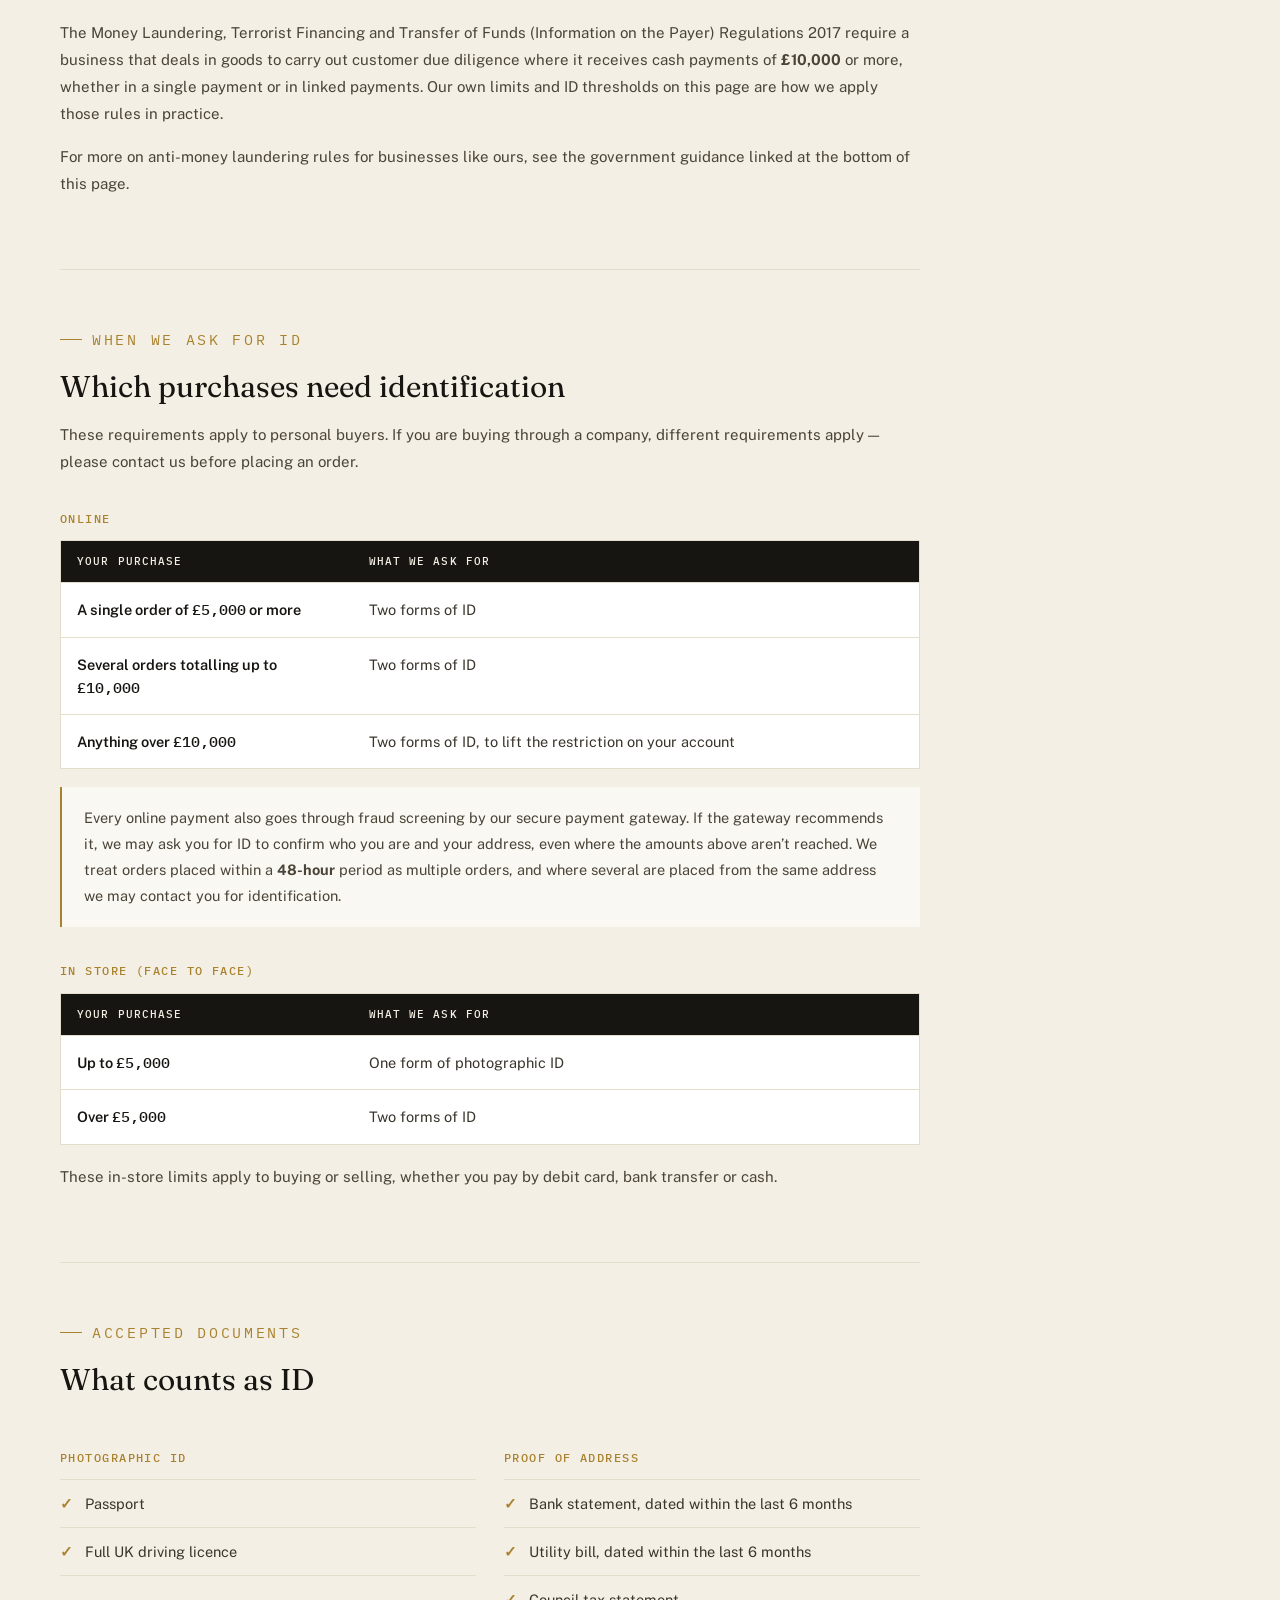
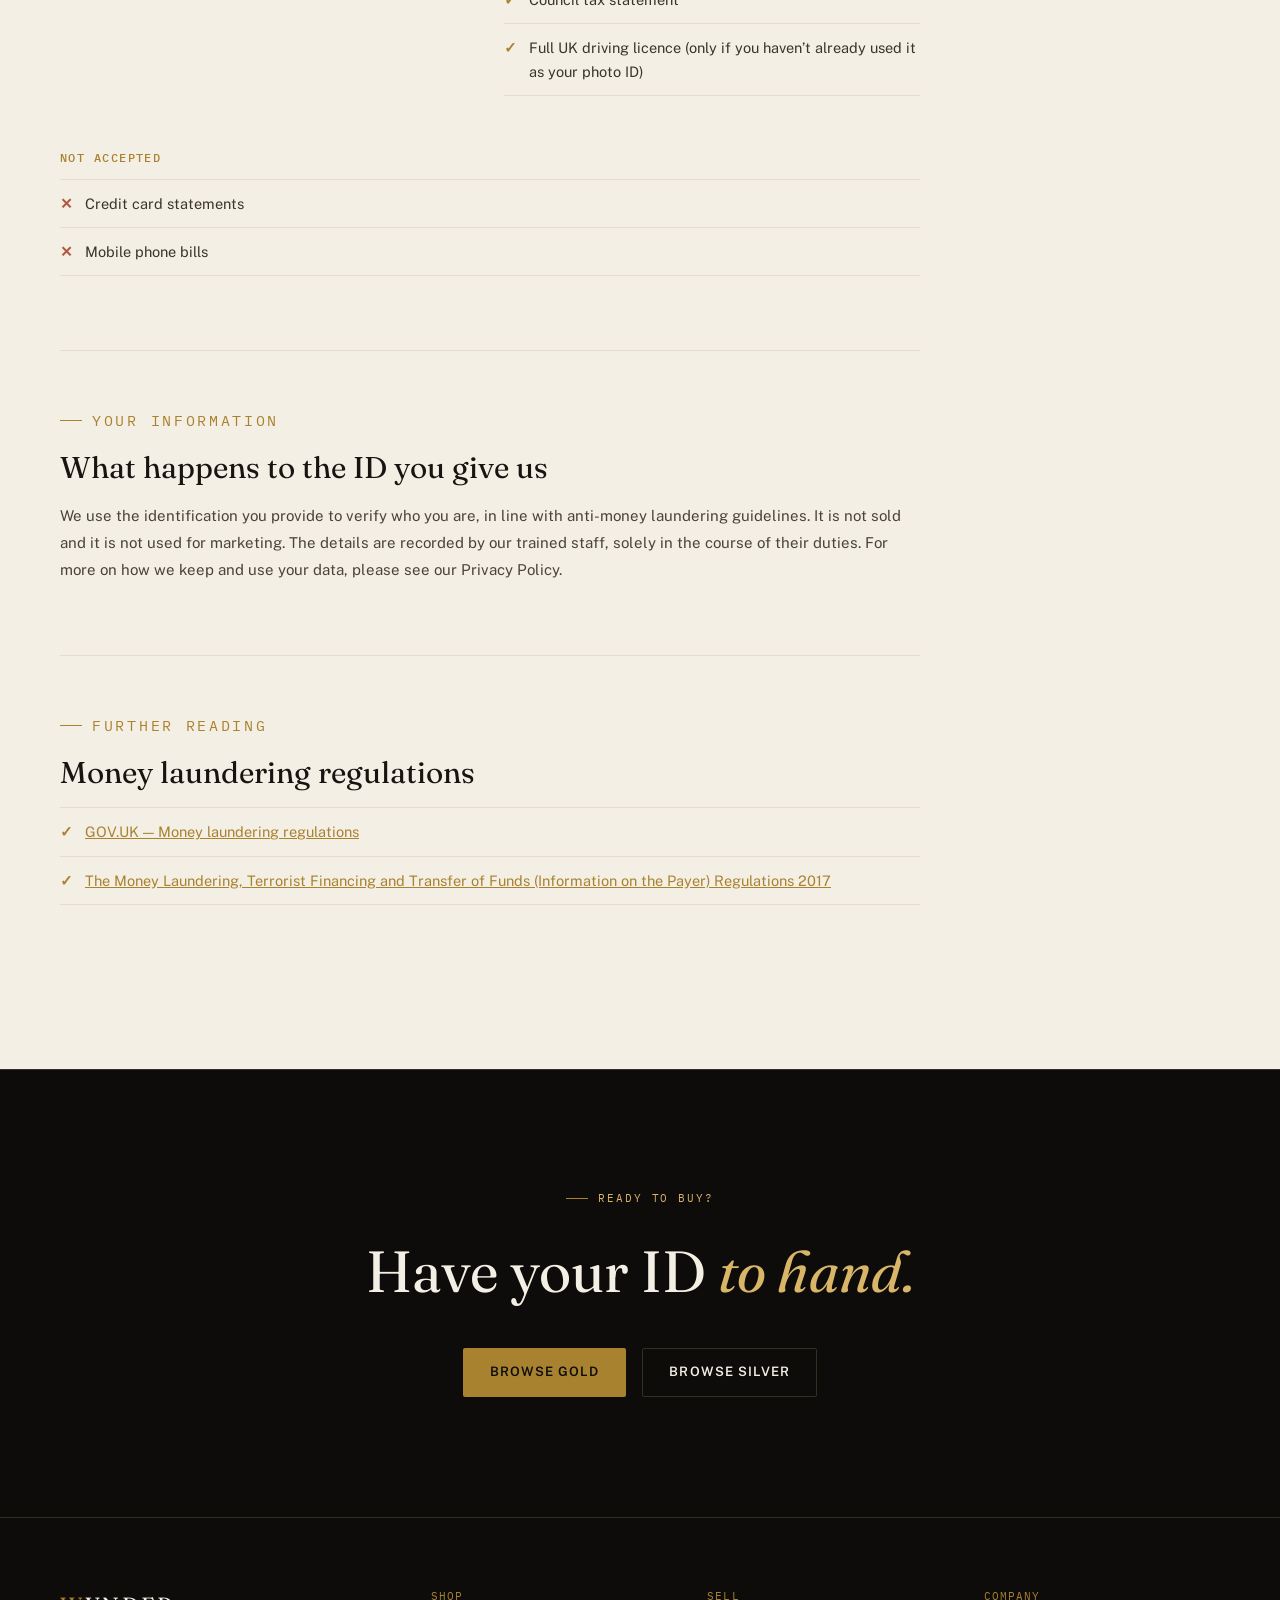
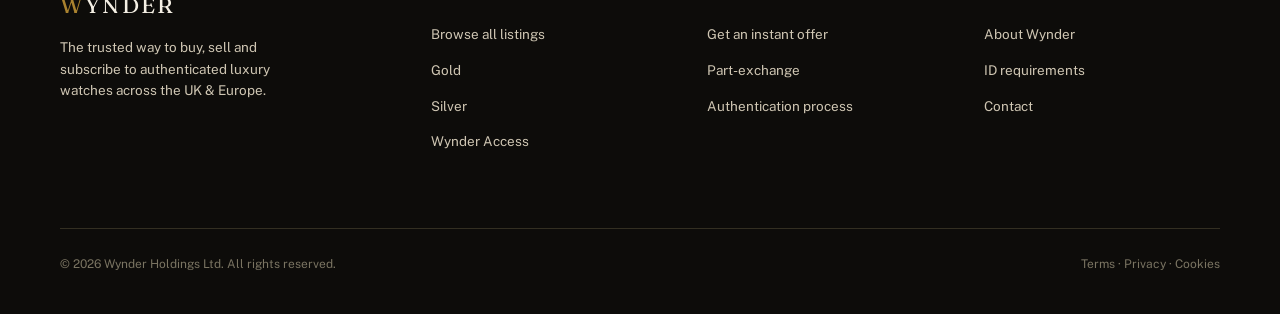
<file: id-requirements.html>
<!DOCTYPE html>
<html lang="en">
<head>
<meta charset="UTF-8">
<meta name="viewport" content="width=device-width, initial-scale=1.0">
<title>ID requirements for buying gold &amp; silver — Wynder</title>
<meta name="description" content="Purchase limits, when we ask for ID, and which documents we accept when you buy gold or silver from Wynder.">
<link rel="preconnect" href="https://fonts.googleapis.com">
<link rel="preconnect" href="https://fonts.gstatic.com" crossorigin>
<link href="https://fonts.googleapis.com/css2?family=Fraunces:ital,opsz,wght@0,9..144,300;0,9..144,400;0,9..144,500;0,9..144,600;1,9..144,400;1,9..144,500&family=Public+Sans:wght@400;500;600;700&family=IBM+Plex+Mono:wght@400;500&display=swap" rel="stylesheet">
<link rel="stylesheet" href="styles.css">
<style>
  .idpage{max-width:860px;}
  .idpage h2{font-family:'Fraunces', serif; font-weight:400; font-size:30px; line-height:1.2; color:#171511; margin:0 0 16px;}
  .idpage h3{font-family:'IBM Plex Mono', monospace; font-size:12px; font-weight:500; letter-spacing:0.12em; text-transform:uppercase; color:#a9822f; margin:34px 0 12px;}
  .idpage p{font-size:15px; line-height:1.8; color:#4a4438; margin:0 0 16px;}
  .idpage .block{padding:56px 0; border-top:1px solid #e4ddcc;}
  .idpage .block:first-of-type{border-top:none; padding-top:8px;}
  .idtable{width:100%; border-collapse:collapse; margin:6px 0 18px; background:#fff; border:1px solid #e4ddcc;}
  .idtable th{background:#171511; color:#f4efe4; font-family:'IBM Plex Mono', monospace; font-size:11px; font-weight:500; letter-spacing:0.1em; text-transform:uppercase; text-align:left; padding:12px 16px;}
  .idtable td{padding:15px 16px; font-size:14.5px; line-height:1.6; color:#3a352c; border-top:1px solid #e4ddcc; vertical-align:top;}
  .idtable td:first-child{width:34%; font-weight:600; color:#171511;}
  .idtable td strong{font-family:'IBM Plex Mono', monospace; font-weight:500; color:#171511;}
  .callout{border-left:2px solid #a9822f; background:#faf8f3; padding:18px 22px; margin:8px 0 18px;}
  .callout p{margin:0; font-size:14.5px;}
  .idlist{list-style:none; margin:0 0 18px; padding:0;}
  .idlist li{display:flex; padding:12px 0; border-top:1px solid #e4ddcc; font-size:14.5px; line-height:1.6; color:#3a352c;}
  .idlist li:last-child{border-bottom:1px solid #e4ddcc;}
  .idlist li:before{content:"\2713"; color:#a9822f; font-weight:700; margin-right:12px;}
  .idlist.no li:before{content:"\2715"; color:#b4593f;}
  .twocol{display:flex; flex-wrap:wrap; margin:0 -14px;}
  .twocol > div{flex:1 1 320px; padding:0 14px;}
  .reflinks a{color:#a9822f; text-decoration:underline; word-break:break-word;}
  @media (max-width:980px){ .idpage h2{font-size:26px;} .idtable td:first-child{width:auto;} }
</style>
</head>
<body>

<header>
  <nav class="wrap">
    <a href="index.html" class="logo"><span>W</span>YNDER</a>
    <ul class="navlinks">
      <li><a href="browse.html">Browse</a></li>
      <li><a href="how-it-works.html">How it works</a></li>
      <li><a href="sell.html">Sell yours</a></li>
      <li><a href="wynder-access.html">Wynder Access</a></li>
      <li><a href="authentication.html">Authentication</a></li>
    </ul>
    <div class="navcta">
      <a href="#" class="navtext">Sign in</a>
      <a href="browse.html" class="btn btn-gold">Browse watches</a>
      <button class="menu-btn" aria-label="Open menu">&#9776;</button>
    </div>
  </nav>
</header>

<section class="pagebanner">
  <div class="wrap">
    <div class="crumb"><a href="index.html">Home</a> &nbsp;/&nbsp; ID requirements</div>
    <h1 class="serif">ID requirements for buying <em>gold &amp; silver.</em></h1>
    <p class="lead">Buying precious metals comes with checks that don&rsquo;t apply to everyday purchases. This guide explains how much you can buy, when we ask for identification, and which documents we accept.</p>
  </div>
</section>

<section class="light" style="padding:64px 0 90px;">
  <div class="wrap">
    <div class="idpage">

      <div class="block" id="limits">
        <p class="eyebrow">Purchase limits</p>
        <h2 style="margin-top:16px;">How much you can buy</h2>

        <h3>Online</h3>
        <table class="idtable">
          <tr><th>Payment method</th><th>Limit per order</th></tr>
          <tr><td>Debit or credit card</td><td>Up to <strong>£10,000</strong></td></tr>
          <tr><td>Bank transfer</td><td>Up to <strong>£20,000</strong></td></tr>
        </table>
        <div class="callout"><p>Every customer account starts with a <strong>£10,000</strong> transaction threshold. Providing two forms of ID lifts it, after which you can place unlimited orders of up to <strong>£20,000</strong> each online.</p></div>

        <h3>In store (face to face)</h3>
        <table class="idtable">
          <tr><th>Payment method</th><th>Limit</th></tr>
          <tr><td>Cash</td><td>Up to <strong>£7,500</strong> in any rolling year, counted from the date of your first cash purchase (GBP only)</td></tr>
          <tr><td>Debit card (chip &amp; PIN)</td><td>No limit &mdash; UK-authorised cards, GBP only. We don&rsquo;t accept credit cards in store.</td></tr>
          <tr><td>Bank transfer</td><td>No limit &mdash; UK bank, GBP only</td></tr>
        </table>
        <p>ID is required for in-store purchases &mdash; see <a href="#when" style="color:#a9822f; text-decoration:underline;">when we ask for ID</a> below.</p>
      </div>

      <div class="block" id="why">
        <p class="eyebrow">Why we have limits</p>
        <h2 style="margin-top:16px;">The reason behind the checks</h2>
        <p>As a business that sells precious metals, we are required to follow UK rules on anti-money laundering, fraud and terrorist financing. That means putting checks and systems in place to help prevent financial crime, and taking proof of identity when certain transactions take place.</p>
        <p>The Money Laundering, Terrorist Financing and Transfer of Funds (Information on the Payer) Regulations 2017 require a business that deals in goods to carry out customer due diligence where it receives cash payments of <strong>£10,000</strong> or more, whether in a single payment or in linked payments. Our own limits and ID thresholds on this page are how we apply those rules in practice.</p>
        <p>For more on anti-money laundering rules for businesses like ours, see the government guidance linked at the bottom of this page.</p>
      </div>

      <div class="block" id="when">
        <p class="eyebrow">When we ask for ID</p>
        <h2 style="margin-top:16px;">Which purchases need identification</h2>
        <p>These requirements apply to personal buyers. If you are buying through a company, different requirements apply &mdash; please contact us before placing an order.</p>

        <h3>Online</h3>
        <table class="idtable">
          <tr><th>Your purchase</th><th>What we ask for</th></tr>
          <tr><td>A single order of <strong>£5,000</strong> or more</td><td>Two forms of ID</td></tr>
          <tr><td>Several orders totalling up to <strong>£10,000</strong></td><td>Two forms of ID</td></tr>
          <tr><td>Anything over <strong>£10,000</strong></td><td>Two forms of ID, to lift the restriction on your account</td></tr>
        </table>
        <div class="callout"><p>Every online payment also goes through fraud screening by our secure payment gateway. If the gateway recommends it, we may ask you for ID to confirm who you are and your address, even where the amounts above aren&rsquo;t reached. We treat orders placed within a <strong>48-hour</strong> period as multiple orders, and where several are placed from the same address we may contact you for identification.</p></div>

        <h3>In store (face to face)</h3>
        <table class="idtable">
          <tr><th>Your purchase</th><th>What we ask for</th></tr>
          <tr><td>Up to <strong>£5,000</strong></td><td>One form of photographic ID</td></tr>
          <tr><td>Over <strong>£5,000</strong></td><td>Two forms of ID</td></tr>
        </table>
        <p>These in-store limits apply to buying or selling, whether you pay by debit card, bank transfer or cash.</p>
      </div>

      <div class="block" id="accepted">
        <p class="eyebrow">Accepted documents</p>
        <h2 style="margin-top:16px;">What counts as ID</h2>
        <div class="twocol">
          <div>
            <h3>Photographic ID</h3>
            <ul class="idlist">
              <li>Passport</li>
              <li>Full UK driving licence</li>
            </ul>
          </div>
          <div>
            <h3>Proof of address</h3>
            <ul class="idlist">
              <li>Bank statement, dated within the last 6 months</li>
              <li>Utility bill, dated within the last 6 months</li>
              <li>Council tax statement</li>
              <li>Full UK driving licence (only if you haven&rsquo;t already used it as your photo ID)</li>
            </ul>
          </div>
        </div>
        <h3>Not accepted</h3>
        <ul class="idlist no">
          <li>Credit card statements</li>
          <li>Mobile phone bills</li>
        </ul>
      </div>

      <div class="block" id="data">
        <p class="eyebrow">Your information</p>
        <h2 style="margin-top:16px;">What happens to the ID you give us</h2>
        <p>We use the identification you provide to verify who you are, in line with anti-money laundering guidelines. It is not sold and it is not used for marketing. The details are recorded by our trained staff, solely in the course of their duties. For more on how we keep and use your data, please see our Privacy Policy.</p>
      </div>

      <div class="block" id="links">
        <p class="eyebrow">Further reading</p>
        <h2 style="margin-top:16px;">Money laundering regulations</h2>
        <ul class="idlist reflinks">
          <li><a href="https://www.gov.uk/topic/business-tax/money-laundering-regulations" target="_blank" rel="noopener">GOV.UK &mdash; Money laundering regulations</a></li>
          <li><a href="https://www.legislation.gov.uk/uksi/2017/692" target="_blank" rel="noopener">The Money Laundering, Terrorist Financing and Transfer of Funds (Information on the Payer) Regulations 2017</a></li>
        </ul>
      </div>

    </div>
  </div>
</section>

<section class="cta-band">
  <div class="wrap">
    <p class="eyebrow" style="justify-content:center;">Ready to buy?</p>
    <h2 style="margin-top:18px;">Have your ID <em>to hand.</em></h2>
    <div class="cta-actions">
      <a href="browse.html?category=gold" class="btn btn-gold">Browse gold</a>
      <a href="browse.html?category=silver" class="btn btn-ghost">Browse silver</a>
    </div>
  </div>
</section>

<footer>
  <div class="wrap">
    <div class="foot-grid">
      <div>
        <div class="foot-logo"><span>W</span>YNDER</div>
        <p class="foot-tag">The trusted way to buy, sell and subscribe to authenticated luxury watches across the UK &amp; Europe.</p>
      </div>
      <div>
        <div class="foot-h">Shop</div>
        <ul class="foot-links">
          <li><a href="browse.html">Browse all listings</a></li>
          <li><a href="browse.html?category=gold">Gold</a></li>
          <li><a href="browse.html?category=silver">Silver</a></li>
          <li><a href="wynder-access.html">Wynder Access</a></li>
        </ul>
      </div>
      <div>
        <div class="foot-h">Sell</div>
        <ul class="foot-links">
          <li><a href="sell.html">Get an instant offer</a></li>
          <li><a href="#">Part-exchange</a></li>
          <li><a href="authentication.html">Authentication process</a></li>
        </ul>
      </div>
      <div>
        <div class="foot-h">Company</div>
        <ul class="foot-links">
          <li><a href="index.html#team">About Wynder</a></li>
          <li><a href="id-requirements.html">ID requirements</a></li>
          <li><a href="#">Contact</a></li>
        </ul>
      </div>
    </div>
    <div class="foot-bottom">
      <span>&copy; 2026 Wynder Holdings Ltd. All rights reserved.</span>
      <span>Terms &middot; Privacy &middot; Cookies</span>
    </div>
  </div>
</footer>

<script>
  const menuBtn = document.querySelector('.menu-btn');
  const navlinks = document.querySelector('.navlinks');
  if(menuBtn){
    menuBtn.addEventListener('click', () => {
      const open = navlinks.style.display === 'flex';
      navlinks.style.display = open ? 'none' : 'flex';
      navlinks.style.cssText += open ? '' : 'position:absolute; top:82px; left:0; right:0; flex-direction:column; background:#0d0c0a; padding:20px 24px; border-bottom:1px solid #332f22; gap:18px;';
    });
  }
</script>

</body>
</html>
</file>
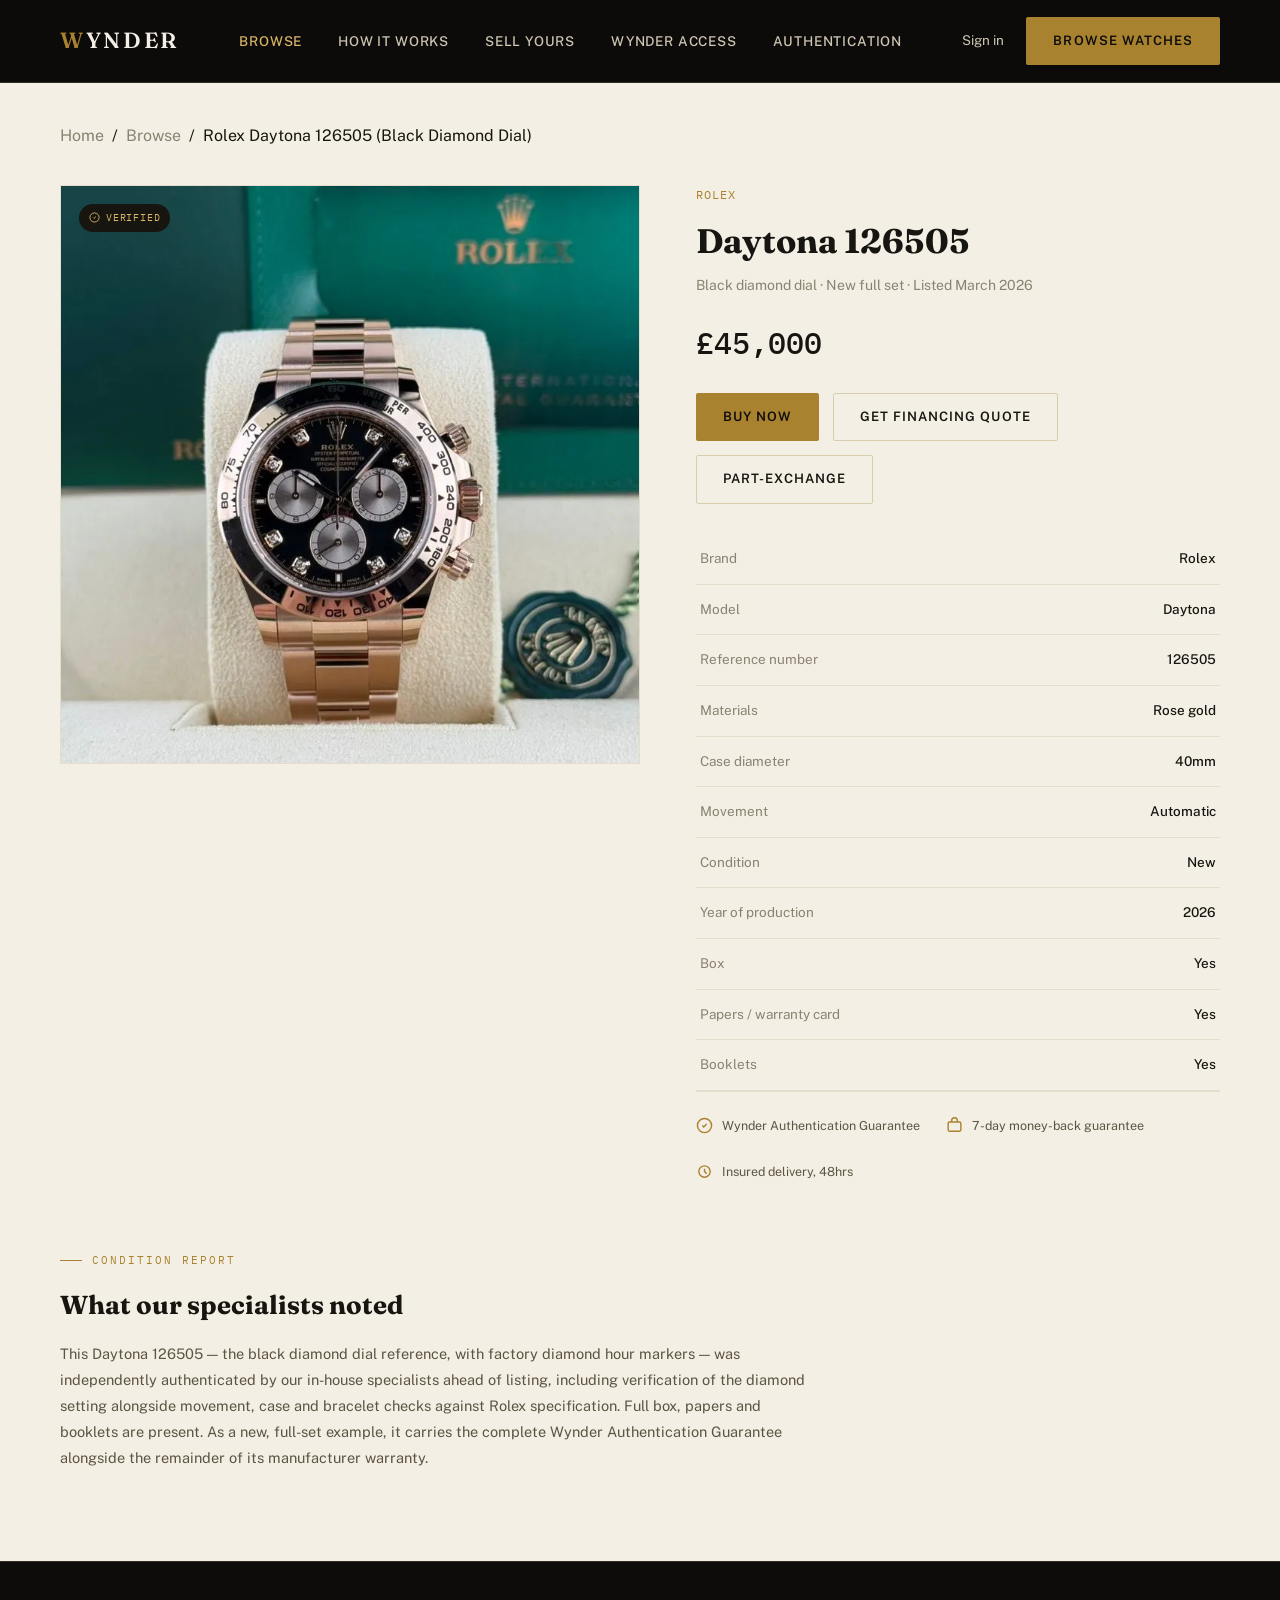
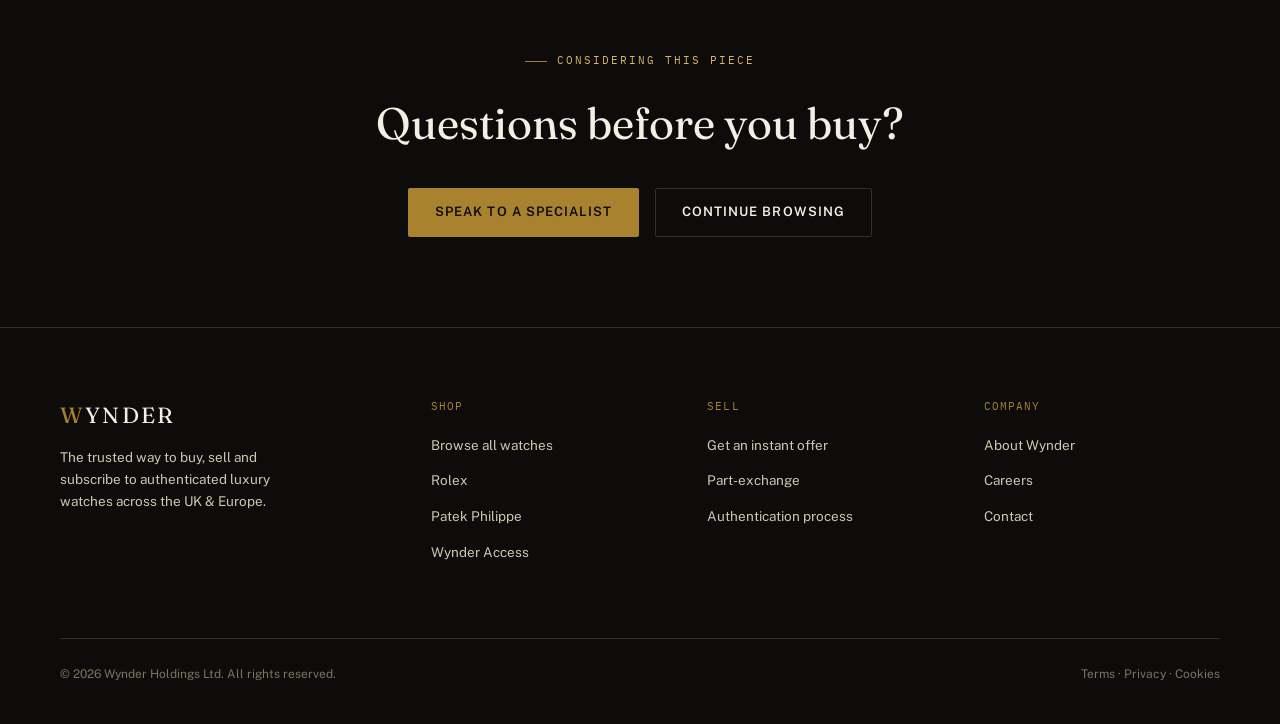
<file: product-daytona-126505-black-diamond.html>
<!DOCTYPE html>
<html lang="en">
<head>
<meta charset="UTF-8">
<meta name="viewport" content="width=device-width, initial-scale=1.0">
<title>Rolex Daytona 126505 — Black Diamond Dial — Wynder</title>
<meta name="description" content="Rolex Daytona 126505, black diamond dial, 18ct rose gold, new full set. Independently verified by Wynder.">
<link rel="preconnect" href="https://fonts.googleapis.com">
<link rel="preconnect" href="https://fonts.gstatic.com" crossorigin>
<link href="https://fonts.googleapis.com/css2?family=Fraunces:ital,opsz,wght@0,9..144,300;0,9..144,400;0,9..144,500;0,9..144,600;1,9..144,400;1,9..144,500&family=Public+Sans:wght@400;500;600;700&family=IBM+Plex+Mono:wght@400;500&display=swap" rel="stylesheet">
<link rel="stylesheet" href="styles.css">
</head>
<body>

<header>
  <nav class="wrap">
    <a href="index.html" class="logo"><span>W</span>YNDER</a>
    <ul class="navlinks">
      <li><a href="browse.html" style="color:#d9b567;">Browse</a></li>
      <li><a href="how-it-works.html">How it works</a></li>
      <li><a href="sell.html">Sell yours</a></li>
      <li><a href="wynder-access.html">Wynder Access</a></li>
      <li><a href="authentication.html">Authentication</a></li>
    </ul>
    <div class="navcta">
      <a href="#" class="navtext">Sign in</a>
      <a href="browse.html" class="btn btn-gold">Browse watches</a>
      <button class="menu-btn" aria-label="Open menu">&#9776;</button>
    </div>
  </nav>
</header>

<section class="light" style="padding:40px 0 90px;">
  <div class="wrap">
    <div class="crumb" style="margin-bottom:36px;"><a href="index.html" style="color:#8a8272; text-decoration:none;">Home</a> &nbsp;/&nbsp; <a href="browse.html" style="color:#8a8272; text-decoration:none;">Browse</a> &nbsp;/&nbsp; Rolex Daytona 126505 (Black Diamond Dial)</div>

    <div class="product-layout">
      <div>
        <div class="product-media">
          <div class="wcard-badge">
            <svg viewBox="0 0 24 24" fill="none" stroke="currentColor" stroke-width="2"><path d="M9 12l2 2 4-4"/><circle cx="12" cy="12" r="10"/></svg>
            Verified
          </div>
          <img src="images/rolex-daytona-126505-black-diamond-01.webp" alt="Rolex Daytona 126505, black diamond dial, rose gold">
        </div>
      </div>

      <div>
        <div class="product-brand">Rolex</div>
        <h1 class="product-title">Daytona 126505</h1>
        <div class="product-sub">Black diamond dial &middot; New full set &middot; Listed March 2026</div>
        <div class="product-price">£45,000</div>

        <div class="product-actions">
          <a href="#" class="btn btn-gold">Buy now</a>
          <a href="#" class="btn btn-ghost" style="border-color:#d9cdb0; color:#171511;">Get financing quote</a>
          <a href="sell.html" class="btn btn-ghost" style="border-color:#d9cdb0; color:#171511;">Part-exchange</a>
        </div>

        <table class="spec-table">
          <tr><td>Brand</td><td>Rolex</td></tr>
          <tr><td>Model</td><td>Daytona</td></tr>
          <tr><td>Reference number</td><td>126505</td></tr>
          <tr><td>Materials</td><td>Rose gold</td></tr>
          <tr><td>Case diameter</td><td>40mm</td></tr>
          <tr><td>Movement</td><td>Automatic</td></tr>
          <tr><td>Condition</td><td>New</td></tr>
          <tr><td>Year of production</td><td>2026</td></tr>
          <tr><td>Box</td><td>Yes</td></tr>
          <tr><td>Papers / warranty card</td><td>Yes</td></tr>
          <tr><td>Booklets</td><td>Yes</td></tr>
        </table>

        <div class="trust-row">
          <div>
            <svg viewBox="0 0 24 24" fill="none" stroke="currentColor" stroke-width="2"><path d="M9 12l2 2 4-4"/><circle cx="12" cy="12" r="10"/></svg>
            Wynder Authentication Guarantee
          </div>
          <div>
            <svg viewBox="0 0 24 24" fill="none" stroke="currentColor" stroke-width="2"><rect x="3" y="7" width="18" height="13" rx="2"/><path d="M16 7V5a4 4 0 00-8 0v2"/></svg>
            7-day money-back guarantee
          </div>
          <div>
            <svg viewBox="0 0 24 24" fill="none" stroke="currentColor" stroke-width="2"><path d="M20 12a8 8 0 10-16 0 8 8 0 0016 0z"/><path d="M12 8v4l3 3"/></svg>
            Insured delivery, 48hrs
          </div>
        </div>
      </div>
    </div>

    <div style="margin-top:70px; max-width:760px;">
      <p class="eyebrow">Condition report</p>
      <h2 class="serif" style="font-size:26px; margin:16px 0 14px;">What our specialists noted</h2>
      <p style="color:#5c5443; font-size:14.5px; line-height:1.8;">This Daytona 126505 — the black diamond dial reference, with factory diamond hour markers — was independently authenticated by our in-house specialists ahead of listing, including verification of the diamond setting alongside movement, case and bracelet checks against Rolex specification. Full box, papers and booklets are present. As a new, full-set example, it carries the complete Wynder Authentication Guarantee alongside the remainder of its manufacturer warranty.</p>
    </div>
  </div>
</section>

<section class="cta-band" style="padding:90px 0;">
  <div class="wrap">
    <p class="eyebrow" style="justify-content:center;">Considering this piece</p>
    <h2 style="margin-top:18px; font-size:clamp(30px,4vw,44px);">Questions before you buy?</h2>
    <div class="cta-actions">
      <a href="#" class="btn btn-gold">Speak to a specialist</a>
      <a href="browse.html" class="btn btn-ghost">Continue browsing</a>
    </div>
  </div>
</section>

<footer>
  <div class="wrap">
    <div class="foot-grid">
      <div>
        <div class="foot-logo"><span>W</span>YNDER</div>
        <p class="foot-tag">The trusted way to buy, sell and subscribe to authenticated luxury watches across the UK &amp; Europe.</p>
      </div>
      <div>
        <div class="foot-h">Shop</div>
        <ul class="foot-links">
          <li><a href="browse.html">Browse all watches</a></li>
          <li><a href="#">Rolex</a></li>
          <li><a href="#">Patek Philippe</a></li>
          <li><a href="wynder-access.html">Wynder Access</a></li>
        </ul>
      </div>
      <div>
        <div class="foot-h">Sell</div>
        <ul class="foot-links">
          <li><a href="sell.html">Get an instant offer</a></li>
          <li><a href="#">Part-exchange</a></li>
          <li><a href="authentication.html">Authentication process</a></li>
        </ul>
      </div>
      <div>
        <div class="foot-h">Company</div>
        <ul class="foot-links">
          <li><a href="index.html#team">About Wynder</a></li>
          <li><a href="#">Careers</a></li>
          <li><a href="#">Contact</a></li>
        </ul>
      </div>
    </div>
    <div class="foot-bottom">
      <span>&copy; 2026 Wynder Holdings Ltd. All rights reserved.</span>
      <span>Terms &middot; Privacy &middot; Cookies</span>
    </div>
  </div>
</footer>

<script>
  const menuBtn = document.querySelector('.menu-btn');
  const navlinks = document.querySelector('.navlinks');
  if(menuBtn){
    menuBtn.addEventListener('click', () => {
      const open = navlinks.style.display === 'flex';
      navlinks.style.display = open ? 'none' : 'flex';
      navlinks.style.cssText += open ? '' : 'position:absolute; top:82px; left:0; right:0; flex-direction:column; background:#0d0c0a; padding:20px 24px; border-bottom:1px solid #332f22; gap:18px;';
    });
  }
</script>

</body>
</html>
</file>
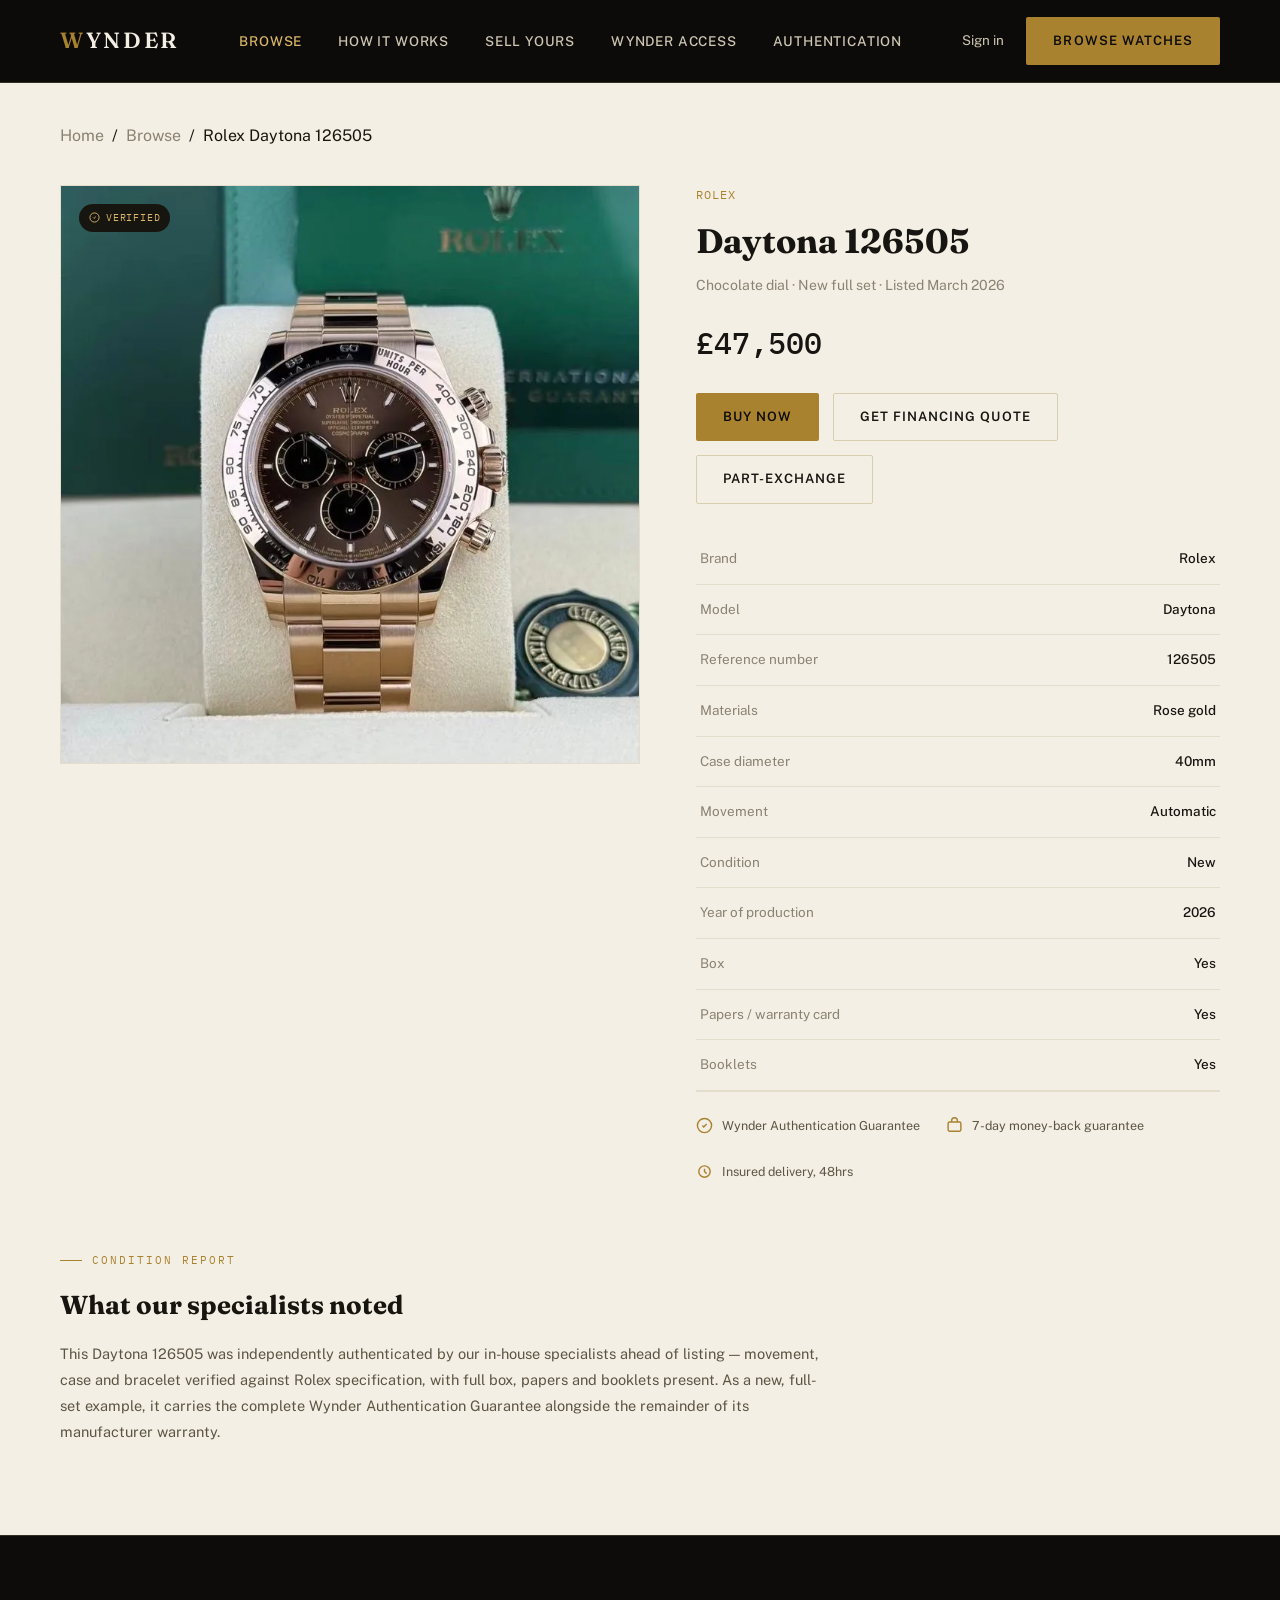
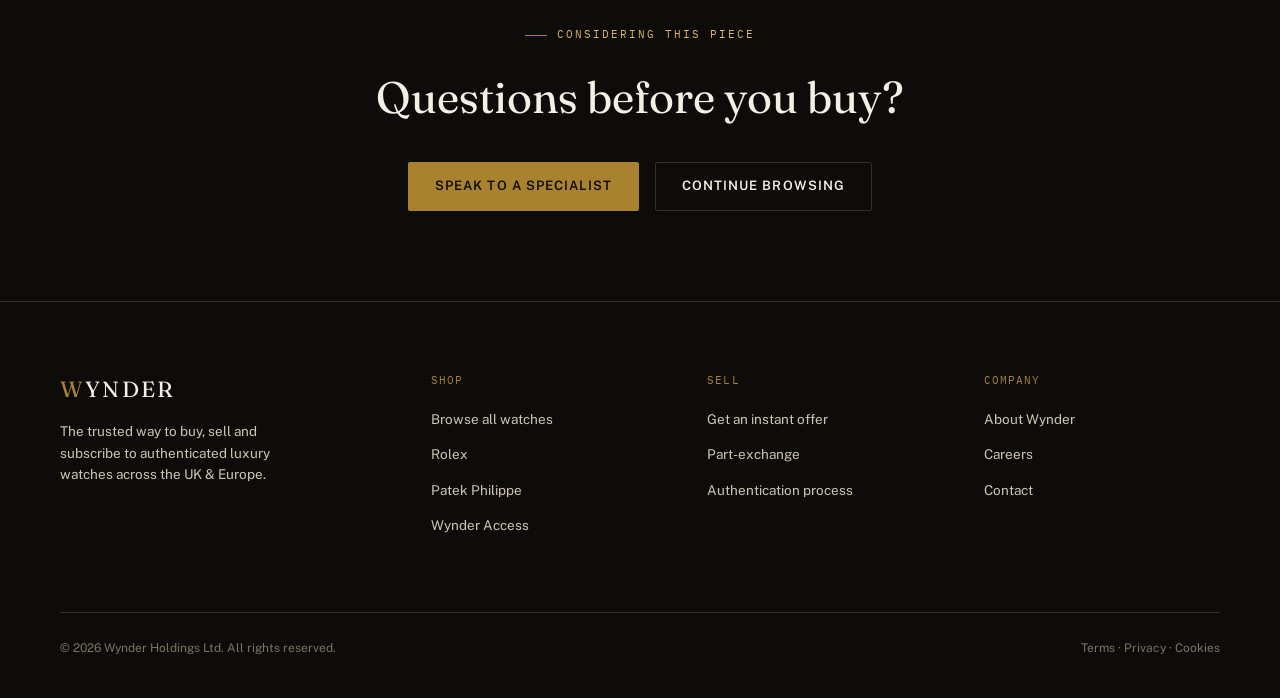
<file: product-daytona-126505.html>
<!DOCTYPE html>
<html lang="en">
<head>
<meta charset="UTF-8">
<meta name="viewport" content="width=device-width, initial-scale=1.0">
<title>Rolex Daytona 126505 — Wynder</title>
<meta name="description" content="Rolex Daytona 126505, chocolate dial, 18ct rose gold, new full set. Independently verified by Wynder.">
<link rel="preconnect" href="https://fonts.googleapis.com">
<link rel="preconnect" href="https://fonts.gstatic.com" crossorigin>
<link href="https://fonts.googleapis.com/css2?family=Fraunces:ital,opsz,wght@0,9..144,300;0,9..144,400;0,9..144,500;0,9..144,600;1,9..144,400;1,9..144,500&family=Public+Sans:wght@400;500;600;700&family=IBM+Plex+Mono:wght@400;500&display=swap" rel="stylesheet">
<link rel="stylesheet" href="styles.css">
</head>
<body>

<header>
  <nav class="wrap">
    <a href="index.html" class="logo"><span>W</span>YNDER</a>
    <ul class="navlinks">
      <li><a href="browse.html" style="color:#d9b567;">Browse</a></li>
      <li><a href="how-it-works.html">How it works</a></li>
      <li><a href="sell.html">Sell yours</a></li>
      <li><a href="wynder-access.html">Wynder Access</a></li>
      <li><a href="authentication.html">Authentication</a></li>
    </ul>
    <div class="navcta">
      <a href="#" class="navtext">Sign in</a>
      <a href="browse.html" class="btn btn-gold">Browse watches</a>
      <button class="menu-btn" aria-label="Open menu">&#9776;</button>
    </div>
  </nav>
</header>

<section class="light" style="padding:40px 0 90px;">
  <div class="wrap">
    <div class="crumb" style="margin-bottom:36px;"><a href="index.html" style="color:#8a8272; text-decoration:none;">Home</a> &nbsp;/&nbsp; <a href="browse.html" style="color:#8a8272; text-decoration:none;">Browse</a> &nbsp;/&nbsp; Rolex Daytona 126505</div>

    <div class="product-layout">
      <div>
        <div class="product-media">
          <div class="wcard-badge">
            <svg viewBox="0 0 24 24" fill="none" stroke="currentColor" stroke-width="2"><path d="M9 12l2 2 4-4"/><circle cx="12" cy="12" r="10"/></svg>
            Verified
          </div>
          <img src="images/rolex-daytona-126505-01.webp" alt="Rolex Daytona 126505, chocolate dial, rose gold">
        </div>
      </div>

      <div>
        <div class="product-brand">Rolex</div>
        <h1 class="product-title">Daytona 126505</h1>
        <div class="product-sub">Chocolate dial &middot; New full set &middot; Listed March 2026</div>
        <div class="product-price">£47,500</div>

        <div class="product-actions">
          <a href="#" class="btn btn-gold">Buy now</a>
          <a href="#" class="btn btn-ghost" style="border-color:#d9cdb0; color:#171511;">Get financing quote</a>
          <a href="sell.html" class="btn btn-ghost" style="border-color:#d9cdb0; color:#171511;">Part-exchange</a>
        </div>

        <table class="spec-table">
          <tr><td>Brand</td><td>Rolex</td></tr>
          <tr><td>Model</td><td>Daytona</td></tr>
          <tr><td>Reference number</td><td>126505</td></tr>
          <tr><td>Materials</td><td>Rose gold</td></tr>
          <tr><td>Case diameter</td><td>40mm</td></tr>
          <tr><td>Movement</td><td>Automatic</td></tr>
          <tr><td>Condition</td><td>New</td></tr>
          <tr><td>Year of production</td><td>2026</td></tr>
          <tr><td>Box</td><td>Yes</td></tr>
          <tr><td>Papers / warranty card</td><td>Yes</td></tr>
          <tr><td>Booklets</td><td>Yes</td></tr>
        </table>

        <div class="trust-row">
          <div>
            <svg viewBox="0 0 24 24" fill="none" stroke="currentColor" stroke-width="2"><path d="M9 12l2 2 4-4"/><circle cx="12" cy="12" r="10"/></svg>
            Wynder Authentication Guarantee
          </div>
          <div>
            <svg viewBox="0 0 24 24" fill="none" stroke="currentColor" stroke-width="2"><rect x="3" y="7" width="18" height="13" rx="2"/><path d="M16 7V5a4 4 0 00-8 0v2"/></svg>
            7-day money-back guarantee
          </div>
          <div>
            <svg viewBox="0 0 24 24" fill="none" stroke="currentColor" stroke-width="2"><path d="M20 12a8 8 0 10-16 0 8 8 0 0016 0z"/><path d="M12 8v4l3 3"/></svg>
            Insured delivery, 48hrs
          </div>
        </div>
      </div>
    </div>

    <div style="margin-top:70px; max-width:760px;">
      <p class="eyebrow">Condition report</p>
      <h2 class="serif" style="font-size:26px; margin:16px 0 14px;">What our specialists noted</h2>
      <p style="color:#5c5443; font-size:14.5px; line-height:1.8;">This Daytona 126505 was independently authenticated by our in-house specialists ahead of listing — movement, case and bracelet verified against Rolex specification, with full box, papers and booklets present. As a new, full-set example, it carries the complete Wynder Authentication Guarantee alongside the remainder of its manufacturer warranty.</p>
    </div>
  </div>
</section>

<section class="cta-band" style="padding:90px 0;">
  <div class="wrap">
    <p class="eyebrow" style="justify-content:center;">Considering this piece</p>
    <h2 style="margin-top:18px; font-size:clamp(30px,4vw,44px);">Questions before you buy?</h2>
    <div class="cta-actions">
      <a href="#" class="btn btn-gold">Speak to a specialist</a>
      <a href="browse.html" class="btn btn-ghost">Continue browsing</a>
    </div>
  </div>
</section>

<footer>
  <div class="wrap">
    <div class="foot-grid">
      <div>
        <div class="foot-logo"><span>W</span>YNDER</div>
        <p class="foot-tag">The trusted way to buy, sell and subscribe to authenticated luxury watches across the UK &amp; Europe.</p>
      </div>
      <div>
        <div class="foot-h">Shop</div>
        <ul class="foot-links">
          <li><a href="browse.html">Browse all watches</a></li>
          <li><a href="#">Rolex</a></li>
          <li><a href="#">Patek Philippe</a></li>
          <li><a href="wynder-access.html">Wynder Access</a></li>
        </ul>
      </div>
      <div>
        <div class="foot-h">Sell</div>
        <ul class="foot-links">
          <li><a href="sell.html">Get an instant offer</a></li>
          <li><a href="#">Part-exchange</a></li>
          <li><a href="authentication.html">Authentication process</a></li>
        </ul>
      </div>
      <div>
        <div class="foot-h">Company</div>
        <ul class="foot-links">
          <li><a href="index.html#team">About Wynder</a></li>
          <li><a href="#">Careers</a></li>
          <li><a href="#">Contact</a></li>
        </ul>
      </div>
    </div>
    <div class="foot-bottom">
      <span>&copy; 2026 Wynder Holdings Ltd. All rights reserved.</span>
      <span>Terms &middot; Privacy &middot; Cookies</span>
    </div>
  </div>
</footer>

<script>
  const menuBtn = document.querySelector('.menu-btn');
  const navlinks = document.querySelector('.navlinks');
  if(menuBtn){
    menuBtn.addEventListener('click', () => {
      const open = navlinks.style.display === 'flex';
      navlinks.style.display = open ? 'none' : 'flex';
      navlinks.style.cssText += open ? '' : 'position:absolute; top:82px; left:0; right:0; flex-direction:column; background:#0d0c0a; padding:20px 24px; border-bottom:1px solid #332f22; gap:18px;';
    });
  }
</script>

</body>
</html>
</file>
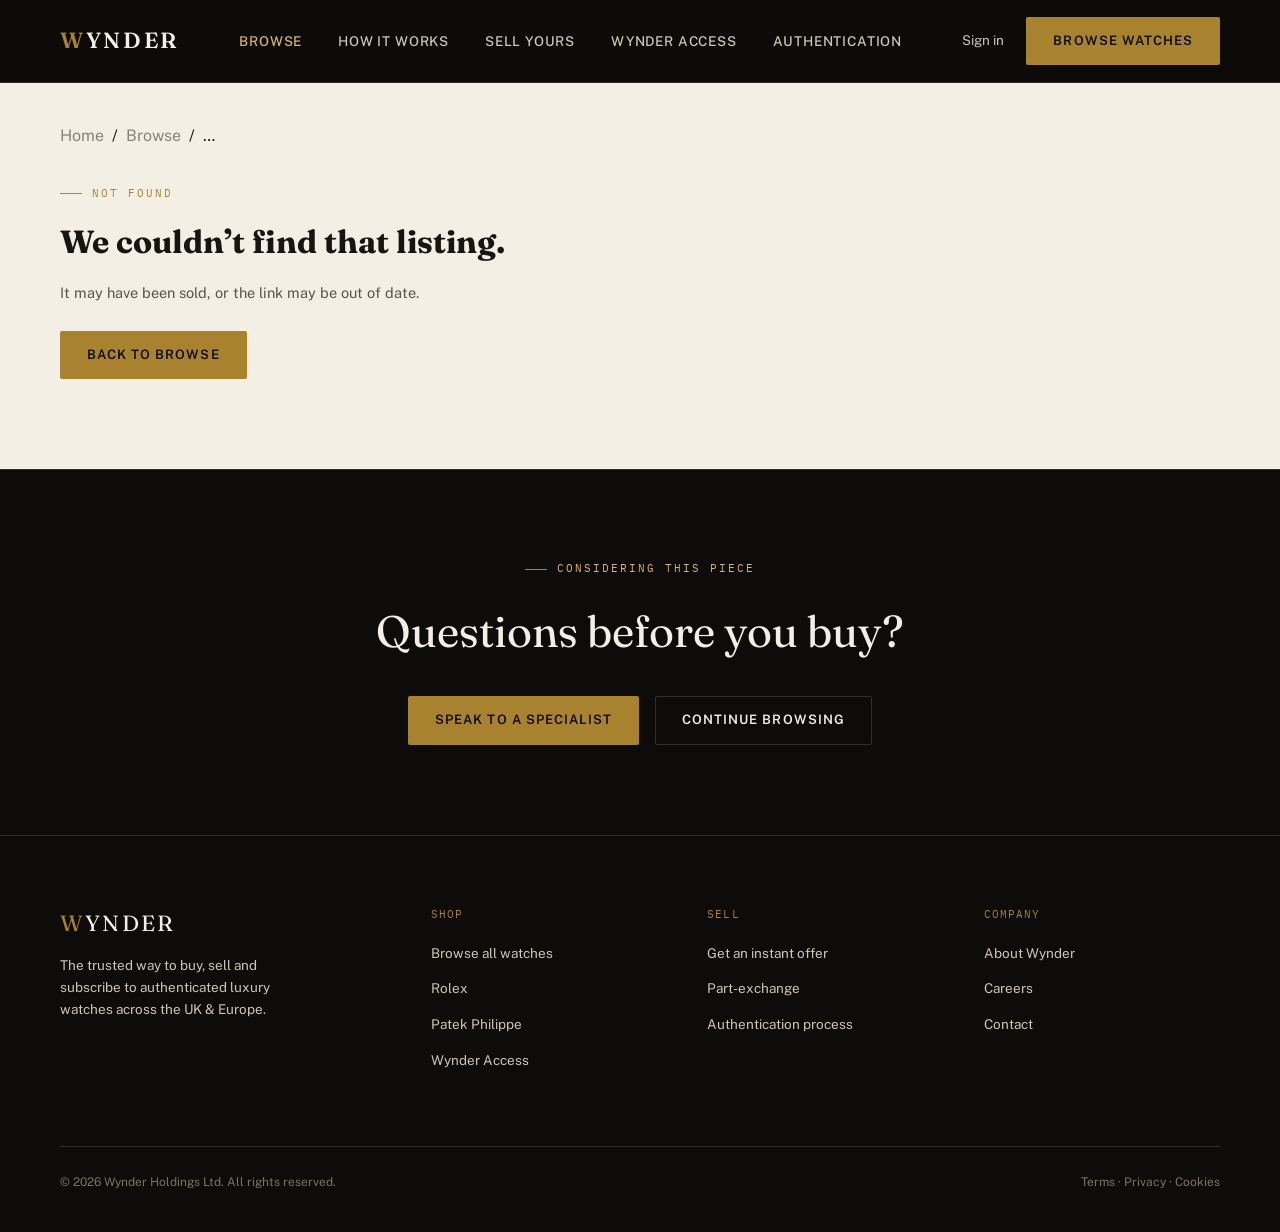
<file: product.html>
<!DOCTYPE html>
<html lang="en">
<head>
<meta charset="UTF-8">
<meta name="viewport" content="width=device-width, initial-scale=1.0">
<title id="page-title">Watch — Wynder</title>
<meta id="page-desc" name="description" content="Independently verified luxury watch, listed on Wynder.">
<link rel="preconnect" href="https://fonts.googleapis.com">
<link rel="preconnect" href="https://fonts.gstatic.com" crossorigin>
<link href="https://fonts.googleapis.com/css2?family=Fraunces:ital,opsz,wght@0,9..144,300;0,9..144,400;0,9..144,500;0,9..144,600;1,9..144,400;1,9..144,500&family=Public+Sans:wght@400;500;600;700&family=IBM+Plex+Mono:wght@400;500&display=swap" rel="stylesheet">
<link rel="stylesheet" href="styles.css">
</head>
<body>

<header>
  <nav class="wrap">
    <a href="index.html" class="logo"><span>W</span>YNDER</a>
    <ul class="navlinks">
      <li><a href="browse.html" style="color:#d9b567;">Browse</a></li>
      <li><a href="how-it-works.html">How it works</a></li>
      <li><a href="sell.html">Sell yours</a></li>
      <li><a href="wynder-access.html">Wynder Access</a></li>
      <li><a href="authentication.html">Authentication</a></li>
    </ul>
    <div class="navcta">
      <a href="#" class="navtext">Sign in</a>
      <a href="browse.html" class="btn btn-gold">Browse watches</a>
      <button class="menu-btn" aria-label="Open menu">&#9776;</button>
    </div>
  </nav>
</header>

<section class="light" style="padding:40px 0 90px;">
  <div class="wrap">
    <div class="crumb" style="margin-bottom:36px;">
      <a href="index.html" style="color:#8a8272; text-decoration:none;">Home</a> &nbsp;/&nbsp;
      <a href="browse.html" style="color:#8a8272; text-decoration:none;">Browse</a> &nbsp;/&nbsp;
      <span id="crumb-current">&hellip;</span>
    </div>

    <div id="product-root">
      <p style="font-size:14px; color:#8a8272;">Loading watch&hellip;</p>
    </div>

    <div id="not-found" style="display:none; max-width:560px;">
      <p class="eyebrow">Not found</p>
      <h1 class="serif" style="font-size:32px; margin:14px 0;">We couldn&rsquo;t find that listing.</h1>
      <p style="color:#5c5443; font-size:14.5px; margin-bottom:26px;">It may have been sold, or the link may be out of date.</p>
      <a href="browse.html" class="btn btn-gold">Back to Browse</a>
    </div>

    <div id="condition-report" style="margin-top:70px; max-width:760px; display:none;">
      <p class="eyebrow" id="report-eyebrow">Condition report</p>
      <h2 class="serif" id="report-heading" style="font-size:26px; margin:16px 0 14px;">What our specialists noted</h2>
      <p id="condition-text" style="color:#5c5443; font-size:14.5px; line-height:1.8;"></p>
    </div>
  </div>
</section>

<section class="cta-band" style="padding:90px 0;">
  <div class="wrap">
    <p class="eyebrow" style="justify-content:center;">Considering this piece</p>
    <h2 style="margin-top:18px; font-size:clamp(30px,4vw,44px);">Questions before you buy?</h2>
    <div class="cta-actions">
      <a href="#" class="btn btn-gold">Speak to a specialist</a>
      <a href="browse.html" class="btn btn-ghost">Continue browsing</a>
    </div>
  </div>
</section>

<footer>
  <div class="wrap">
    <div class="foot-grid">
      <div>
        <div class="foot-logo"><span>W</span>YNDER</div>
        <p class="foot-tag">The trusted way to buy, sell and subscribe to authenticated luxury watches across the UK &amp; Europe.</p>
      </div>
      <div>
        <div class="foot-h">Shop</div>
        <ul class="foot-links">
          <li><a href="browse.html">Browse all watches</a></li>
          <li><a href="#">Rolex</a></li>
          <li><a href="#">Patek Philippe</a></li>
          <li><a href="wynder-access.html">Wynder Access</a></li>
        </ul>
      </div>
      <div>
        <div class="foot-h">Sell</div>
        <ul class="foot-links">
          <li><a href="sell.html">Get an instant offer</a></li>
          <li><a href="#">Part-exchange</a></li>
          <li><a href="authentication.html">Authentication process</a></li>
        </ul>
      </div>
      <div>
        <div class="foot-h">Company</div>
        <ul class="foot-links">
          <li><a href="index.html#team">About Wynder</a></li>
          <li><a href="#">Careers</a></li>
          <li><a href="#">Contact</a></li>
        </ul>
      </div>
    </div>
    <div class="foot-bottom">
      <span>&copy; 2026 Wynder Holdings Ltd. All rights reserved.</span>
      <span>Terms &middot; Privacy &middot; Cookies</span>
    </div>
  </div>
</footer>

<script src="data/listings.js"></script>
<script>
  const menuBtn = document.querySelector('.menu-btn');
  const navlinks = document.querySelector('.navlinks');
  if(menuBtn){
    menuBtn.addEventListener('click', () => {
      const open = navlinks.style.display === 'flex';
      navlinks.style.display = open ? 'none' : 'flex';
      navlinks.style.cssText += open ? '' : 'position:absolute; top:82px; left:0; right:0; flex-direction:column; background:#0d0c0a; padding:20px 24px; border-bottom:1px solid #332f22; gap:18px;';
    });
  }

  const iconShapes = [
    '<circle cx="60" cy="60" r="44"/><circle cx="60" cy="60" r="36"/><line x1="60" y1="60" x2="60" y2="34"/><line x1="60" y1="60" x2="80" y2="68"/><circle cx="60" cy="60" r="2.4" fill="#a9822f"/><rect x="52" y="8" width="16" height="14" rx="2"/><rect x="52" y="98" width="16" height="14" rx="2"/>',
    '<rect x="24" y="24" width="72" height="72" rx="10"/><circle cx="60" cy="60" r="26"/><line x1="60" y1="60" x2="60" y2="42"/><line x1="60" y1="60" x2="74" y2="60"/>',
    '<circle cx="60" cy="60" r="46"/><circle cx="60" cy="60" r="30"/><line x1="60" y1="60" x2="60" y2="36"/><line x1="60" y1="60" x2="78" y2="72"/><circle cx="60" cy="60" r="2.4" fill="#a9822f"/>',
    '<circle cx="60" cy="60" r="44"/><circle cx="60" cy="60" r="34"/><line x1="60" y1="60" x2="60" y2="38"/><line x1="60" y1="60" x2="72" y2="66"/><circle cx="60" cy="60" r="2.4" fill="#a9822f"/><circle cx="60" cy="24" r="3"/>',
  ];

  function getParam(name){
    return new URLSearchParams(window.location.search).get(name);
  }

  function conditionBlurb(w){
    const papersNote = w.papers === 'Full set'
      ? 'full box, papers and booklets are present'
      : w.papers === 'Watch only'
        ? 'this example is watch-only, with no box or papers'
        : w.papers.toLowerCase() + ' accompany the watch';
    return `This ${w.brand} ${w.model} was independently authenticated by our in-house specialists ahead of listing \u2014 movement, case and bracelet verified against manufacturer specification, and ${papersNote}. It is offered in ${w.condition.toLowerCase()} condition and carries the full Wynder Authentication Guarantee.`;
  }

  function goldBlurb(w){
    const metal = w.category === 'silver' ? 'silver' : 'gold';
    const bits = [`${w.model}: ${w.weight || ''} ${w.purity ? w.purity + ' fine ' : ''}${metal}`.replace(/\s+/g,' ').trim()];
    let s = bits[0] + `, produced by ${w.brand}`;
    if(w.year) s += ` (${w.year})`;
    s += '.';
    if(w.condition) s += ` Offered in ${w.condition.toLowerCase()} condition.`;
    return s;
  }

  function specRows(w){
    const rows = (w.category === 'gold' || w.category === 'silver')
      ? [['Product', w.model], ['Mint / producer', w.brand], ['Weight', w.weight], ['Purity', w.purity], ['Year', w.year], ['Condition', w.condition]]
      : [['Brand', w.brand], ['Model', w.model.replace(/,.*$/, '')], ['Reference number', w.ref], ['Materials', w.materials],
         ['Case diameter', w.caseDiameter ? w.caseDiameter + 'mm' : ''], ['Movement', w.movement], ['Condition', w.condition],
         ['Year of production', w.year], ['Box & papers', w.papers]];
    return rows.filter(r => r[1] !== undefined && r[1] !== null && r[1] !== '')
               .map(r => `<tr><td>${r[0]}</td><td>${r[1]}</td></tr>`).join('');
  }

  const checkSvg = '<svg viewBox="0 0 24 24" fill="none" stroke="currentColor" stroke-width="2"><path d="M9 12l2 2 4-4"/><circle cx="12" cy="12" r="10"/></svg>';
  const coinIcon = '<circle cx="60" cy="60" r="42"/><circle cx="60" cy="60" r="33"/><line x1="60" y1="42" x2="60" y2="78"/><line x1="46" y1="60" x2="74" y2="60"/>';

  const id = getParam('id');
  const w0 = (typeof WYNDER_LISTINGS !== 'undefined') ? WYNDER_LISTINGS.find(x => x.id === id) : null;
  const w = w0 ? Object.assign({ category: 'watch' }, w0) : null;
  const root = document.getElementById('product-root');

  if(!w){
    root.style.display = 'none';
    document.getElementById('not-found').style.display = 'block';
  } else {
    const isGold = (w.category === 'gold' || w.category === 'silver');   // any bullion coin
    document.title = `${w.brand} ${w.model} — Wynder`;
    document.getElementById('page-desc').setAttribute('content', `${w.brand} ${w.model}, ${w.meta.replace(/&middot;/g,'—').replace(/&amp;/g,'&')}. Listed on Wynder.`);
    document.getElementById('crumb-current').textContent = `${w.brand} ${w.model}`;

    const icon = isGold ? coinIcon : iconShapes[w.icon || 0];
    const mediaInner = w.img
      ? `<img src="${w.img}" alt="${w.brand} ${w.model}">`
      : `<svg viewBox="0 0 120 120" width="42%" fill="none" stroke="#a9822f" stroke-width="1.3">${icon}</svg>`;

    const actions = isGold
      ? `<a href="#" class="btn btn-gold">Buy now</a>
         <a href="#" class="btn btn-ghost" style="border-color:#d9cdb0; color:#171511;">Speak to a specialist</a>`
      : `<a href="#" class="btn btn-gold">Buy now</a>
         <a href="#" class="btn btn-ghost" style="border-color:#d9cdb0; color:#171511;">Get financing quote</a>
         <a href="sell.html" class="btn btn-ghost" style="border-color:#d9cdb0; color:#171511;">Part-exchange</a>`;

    const trust = isGold
      ? `<div>${checkSvg}Checked by Wynder before listing</div>`
      : `<div>${checkSvg}Wynder Authentication Guarantee</div>
         <div><svg viewBox="0 0 24 24" fill="none" stroke="currentColor" stroke-width="2"><rect x="3" y="7" width="18" height="13" rx="2"/><path d="M16 7V5a4 4 0 00-8 0v2"/></svg>7-day money-back guarantee</div>
         <div><svg viewBox="0 0 24 24" fill="none" stroke="currentColor" stroke-width="2"><path d="M20 12a8 8 0 10-16 0 8 8 0 0016 0z"/><path d="M12 8v4l3 3"/></svg>Insured delivery, 48hrs</div>`;

    root.innerHTML = `
      <div class="product-layout">
        <div>
          <div class="product-media" style="${w.img ? '' : 'display:flex; align-items:center; justify-content:center;'}">
            <div class="wcard-badge">${checkSvg}${isGold ? (w.category === 'silver' ? 'Silver' : 'Gold') : 'Verified'}</div>
            ${mediaInner}
          </div>
          ${w.imageNote ? `<p style="font-size:11.5px; color:#8a8272; margin-top:10px;">${w.imageNote}</p>` : ''}
        </div>
        <div>
          <div class="product-brand">${w.brand}</div>
          <h1 class="product-title">${w.model}</h1>
          <div class="product-sub">${w.meta}</div>
          <div class="product-price">${w.price}</div>
          <div class="product-actions">${actions}</div>
          <table class="spec-table">${specRows(w)}</table>
          <div class="trust-row">${trust}</div>
          ${isGold ? `<div style="margin-top:22px; border-left:2px solid #a9822f; background:#faf8f3; padding:14px 18px; font-size:13.5px; line-height:1.65; color:#4a4438;">Buying gold or silver? ID checks apply to larger orders, and online limits apply per order. <a href="id-requirements.html" style="color:#a9822f; text-decoration:underline; white-space:nowrap;">See our ID requirements &rarr;</a></div>` : ''}
        </div>
      </div>
    `;

    if(isGold){
      document.getElementById('report-eyebrow').textContent = 'About this piece';
      document.getElementById('report-heading').textContent = 'The details';
    }
    document.getElementById('condition-text').textContent = w.description || (isGold ? goldBlurb(w) : conditionBlurb(w));
    document.getElementById('condition-report').style.display = 'block';
  }
</script>

</body>
</html>
</file>
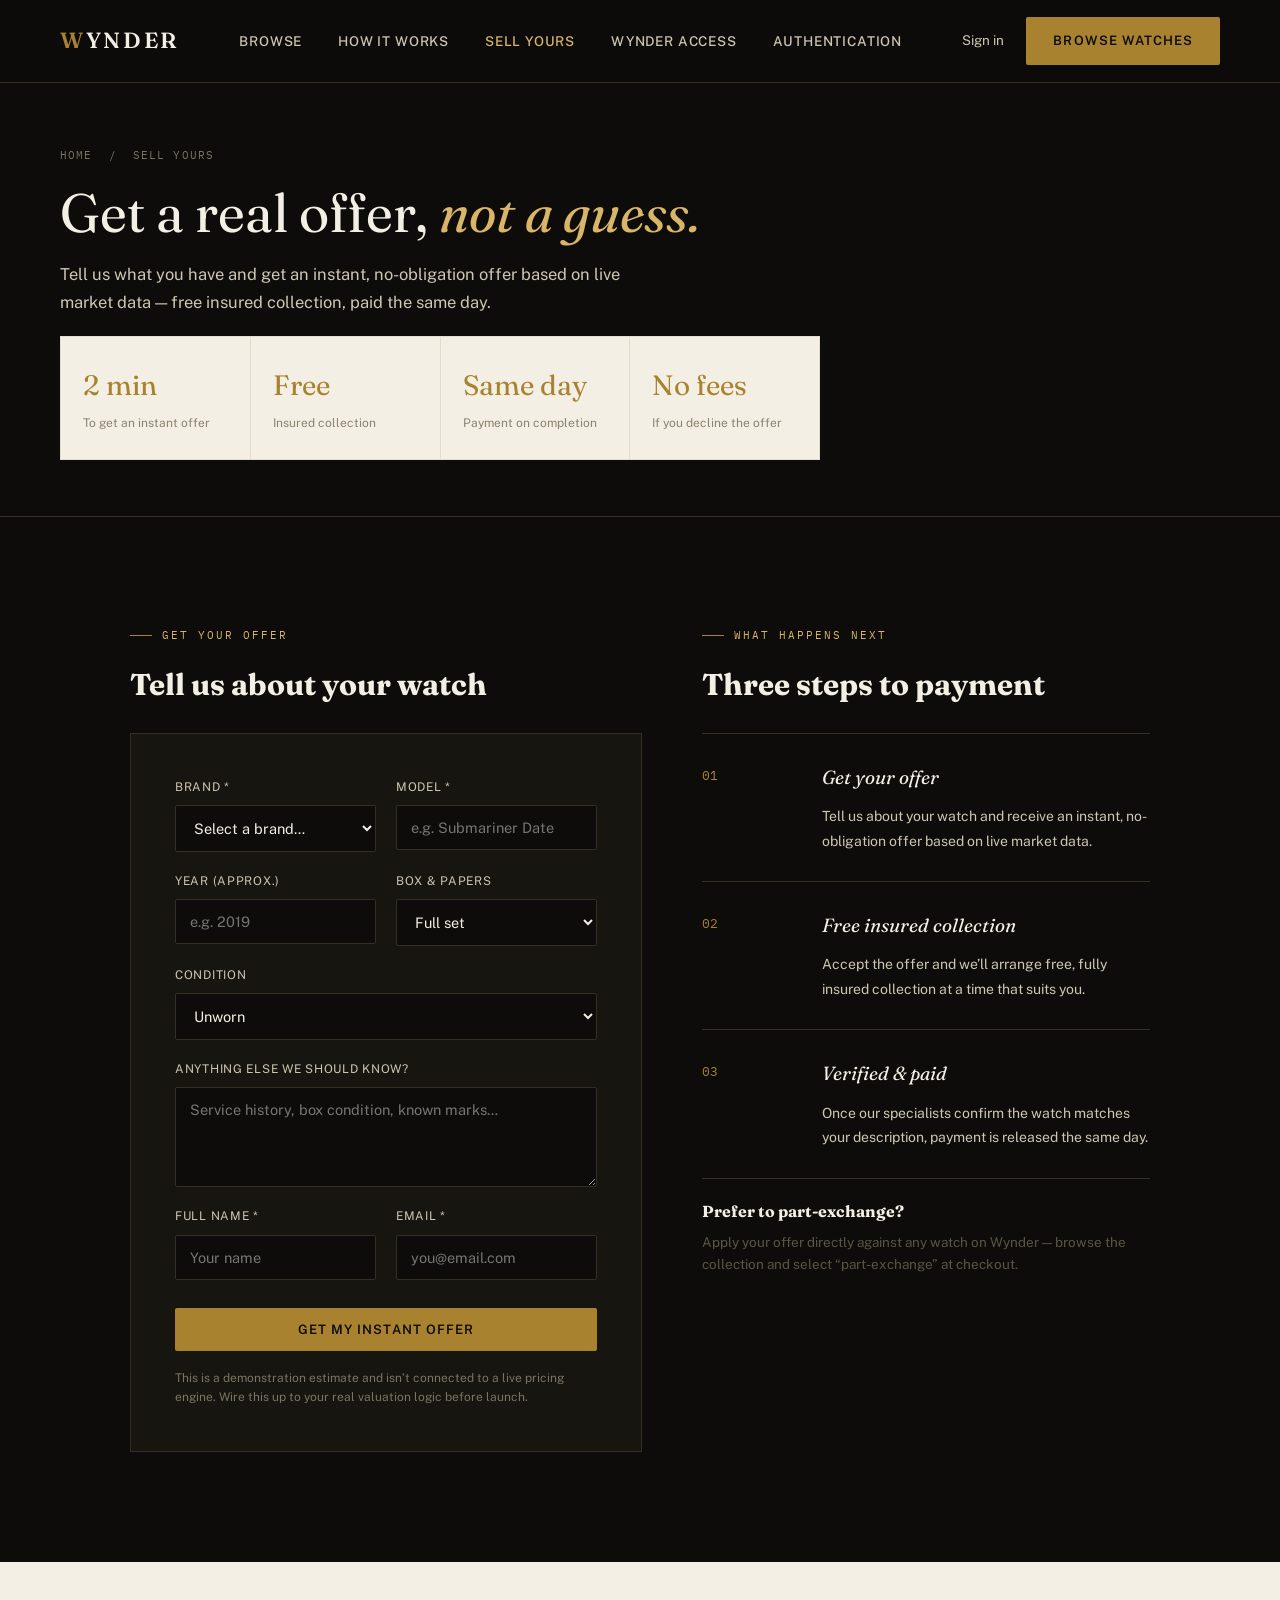
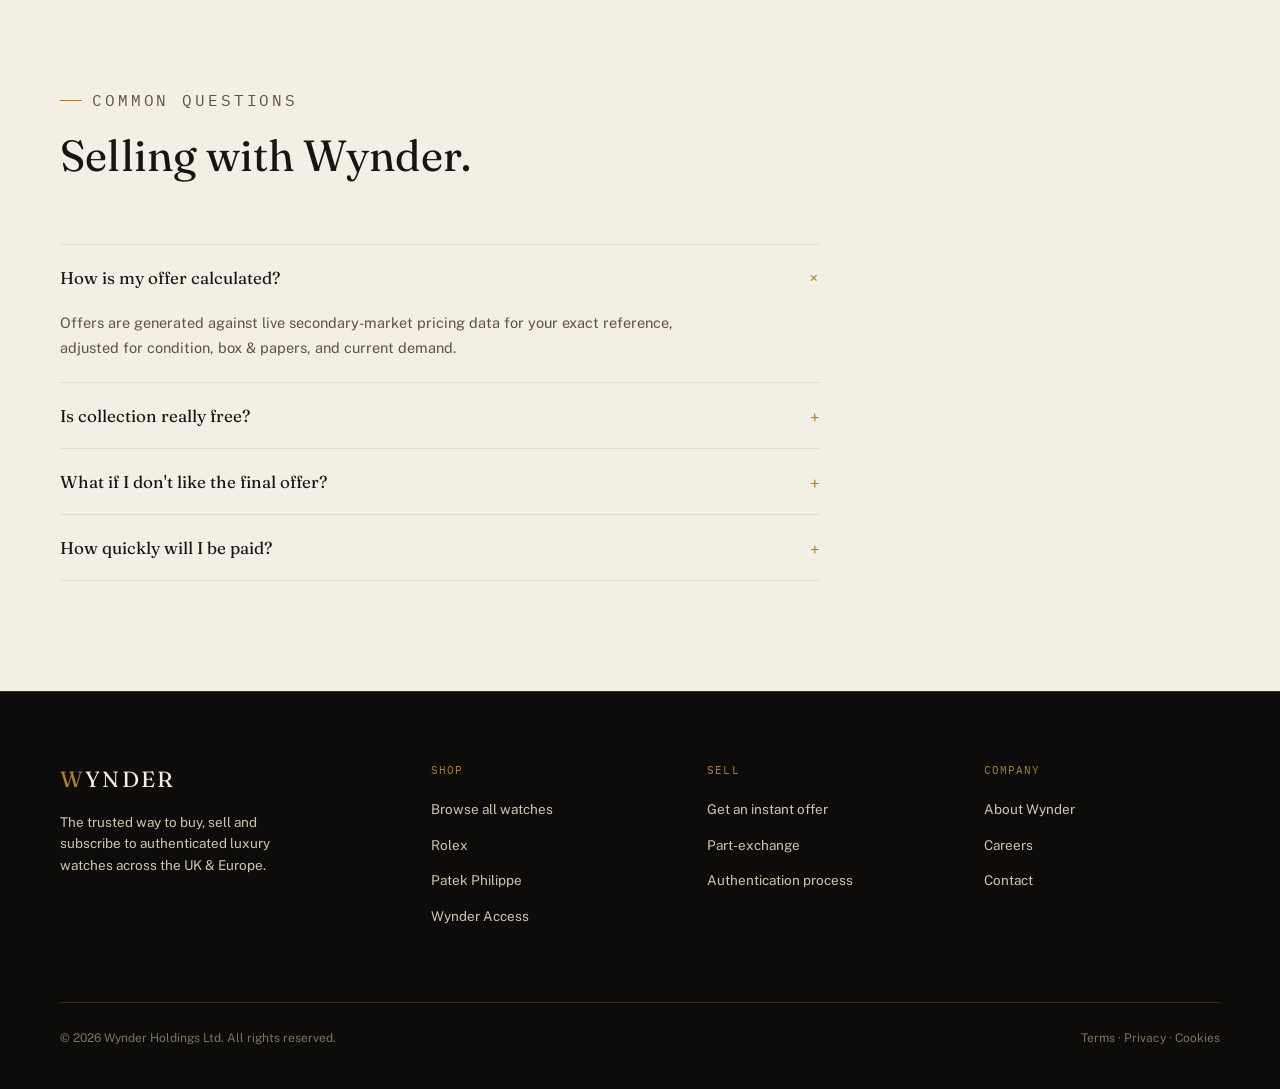
<file: sell.html>
<!DOCTYPE html>
<html lang="en">
<head>
<meta charset="UTF-8">
<meta name="viewport" content="width=device-width, initial-scale=1.0">
<title>Sell or trade in your watch — Wynder</title>
<meta name="description" content="Get an instant, no-obligation offer for your watch based on live market data. Free insured collection, paid same day.">
<link rel="preconnect" href="https://fonts.googleapis.com">
<link rel="preconnect" href="https://fonts.gstatic.com" crossorigin>
<link href="https://fonts.googleapis.com/css2?family=Fraunces:ital,opsz,wght@0,9..144,300;0,9..144,400;0,9..144,500;0,9..144,600;1,9..144,400;1,9..144,500&family=Public+Sans:wght@400;500;600;700&family=IBM+Plex+Mono:wght@400;500&display=swap" rel="stylesheet">
<link rel="stylesheet" href="styles.css">
</head>
<body>

<header>
  <nav class="wrap">
    <a href="index.html" class="logo"><span>W</span>YNDER</a>
    <ul class="navlinks">
      <li><a href="browse.html">Browse</a></li>
      <li><a href="how-it-works.html">How it works</a></li>
      <li><a href="sell.html" style="color:#d9b567;">Sell yours</a></li>
      <li><a href="wynder-access.html">Wynder Access</a></li>
      <li><a href="authentication.html">Authentication</a></li>
    </ul>
    <div class="navcta">
      <a href="#" class="navtext">Sign in</a>
      <a href="browse.html" class="btn btn-gold">Browse watches</a>
      <button class="menu-btn" aria-label="Open menu">&#9776;</button>
    </div>
  </nav>
</header>

<section class="pagebanner">
  <div class="wrap">
    <div class="crumb"><a href="index.html">Home</a> &nbsp;/&nbsp; Sell yours</div>
    <h1 class="serif">Get a real offer, <em>not a guess.</em></h1>
    <p class="lead">Tell us what you have and get an instant, no-obligation offer based on live market data &mdash; free insured collection, paid the same day.</p>
    <div class="statrow" style="max-width:760px;">
      <div><div class="n">2 min</div><div class="l">To get an instant offer</div></div>
      <div><div class="n">Free</div><div class="l">Insured collection</div></div>
      <div><div class="n">Same day</div><div class="l">Payment on completion</div></div>
      <div><div class="n">No fees</div><div class="l">If you decline the offer</div></div>
    </div>
  </div>
</section>

<section>
  <div class="wrap" style="max-width:1100px; display:grid; grid-template-columns:1fr 1fr; gap:60px; align-items:flex-start;">
    <div>
      <p class="eyebrow">Get your offer</p>
      <h2 class="serif" style="font-size:30px; margin:16px 0 24px;">Tell us about your watch</h2>

      <form class="form-card" id="offer-form" novalidate>
        <div class="form-row">
          <div class="form-field">
            <label for="brand">Brand *</label>
            <select id="brand" required>
              <option value="">Select a brand&hellip;</option>
              <option>Rolex</option>
              <option>Patek Philippe</option>
              <option>Omega</option>
              <option>Cartier</option>
              <option>Audemars Piguet</option>
              <option>Vacheron Constantin</option>
              <option>IWC</option>
              <option>Panerai</option>
              <option>Other</option>
            </select>
          </div>
          <div class="form-field">
            <label for="model">Model *</label>
            <input type="text" id="model" placeholder="e.g. Submariner Date" required>
          </div>
        </div>
        <div class="form-row">
          <div class="form-field">
            <label for="year">Year (approx.)</label>
            <input type="text" id="year" placeholder="e.g. 2019" inputmode="numeric">
          </div>
          <div class="form-field">
            <label for="papers">Box &amp; papers</label>
            <select id="papers">
              <option>Full set</option>
              <option>Box only</option>
              <option>Papers only</option>
              <option>Watch only</option>
            </select>
          </div>
        </div>
        <div class="form-row">
          <div class="form-field full">
            <label for="condition">Condition</label>
            <select id="condition">
              <option>Unworn</option>
              <option>Excellent</option>
              <option>Very good</option>
              <option>Good</option>
              <option>Needs servicing</option>
            </select>
          </div>
        </div>
        <div class="form-row">
          <div class="form-field full">
            <label for="notes">Anything else we should know?</label>
            <textarea id="notes" placeholder="Service history, box condition, known marks…"></textarea>
          </div>
        </div>
        <div class="form-row">
          <div class="form-field">
            <label for="name">Full name *</label>
            <input type="text" id="name" placeholder="Your name" required>
          </div>
          <div class="form-field">
            <label for="email">Email *</label>
            <input type="email" id="email" placeholder="you@email.com" required>
          </div>
        </div>
        <button type="submit" class="btn btn-gold" style="width:100%; margin-top:8px;">Get my instant offer</button>
        <p class="form-note" id="form-error" style="display:none; color:#b4593f;"></p>
        <p class="form-note">This is a demonstration estimate and isn&rsquo;t connected to a live pricing engine. Wire this up to your real valuation logic before launch.</p>
      </form>

      <div class="form-card" id="offer-result" style="display:none; margin-top:24px; border-color:#a9822f;">
        <div style="font-size:11px; text-transform:uppercase; letter-spacing:0.08em; color:#a9822f; font-weight:bold; margin-bottom:10px;">Illustrative estimate</div>
        <div class="serif" id="offer-range" style="font-size:34px; color:#f4efe4; margin-bottom:8px;"></div>
        <p style="font-size:13px; color:#cfc6b3; line-height:1.6; margin-bottom:18px;" id="offer-summary"></p>
        <p class="form-note" style="margin-top:0;">This range is generated from a simple demo formula (brand, condition and papers), not real market data. A specialist will always confirm the final offer in person before any payment is made.</p>
        <button type="button" class="btn btn-ghost" id="offer-reset" style="margin-top:14px;">Start again</button>
      </div>
    </div>

    <div>
      <p class="eyebrow">What happens next</p>
      <h2 class="serif" style="font-size:30px; margin:16px 0 24px;">Three steps to payment</h2>
      <div class="timeline" style="margin-top:0;">
        <div class="tl-item" style="padding:28px 0;">
          <div class="tl-idx mono">01</div>
          <div><h3 style="font-size:19px;">Get your offer</h3><p style="font-size:14px;">Tell us about your watch and receive an instant, no-obligation offer based on live market data.</p></div>
        </div>
        <div class="tl-item" style="padding:28px 0;">
          <div class="tl-idx mono">02</div>
          <div><h3 style="font-size:19px;">Free insured collection</h3><p style="font-size:14px;">Accept the offer and we&rsquo;ll arrange free, fully insured collection at a time that suits you.</p></div>
        </div>
        <div class="tl-item" style="padding:28px 0;">
          <div class="tl-idx mono">03</div>
          <div><h3 style="font-size:19px;">Verified &amp; paid</h3><p style="font-size:14px;">Once our specialists confirm the watch matches your description, payment is released the same day.</p></div>
        </div>
      </div>
      <div class="card" style="margin-top:20px; border-color:#e4ddcc;">
        <h4 style="font-family:'Fraunces',serif; font-size:16px; margin-bottom:8px;">Prefer to part-exchange?</h4>
        <p style="font-size:13.5px; color:#5c5443;">Apply your offer directly against any watch on Wynder &mdash; browse the collection and select &ldquo;part-exchange&rdquo; at checkout.</p>
      </div>
    </div>
  </div>
</section>

<section class="light">
  <div class="wrap">
    <div class="section-head">
      <p class="eyebrow">Common questions</p>
      <h2 class="serif">Selling with Wynder.</h2>
    </div>
    <div class="faq" id="faq"></div>
  </div>
</section>

<footer>
  <div class="wrap">
    <div class="foot-grid">
      <div>
        <div class="foot-logo"><span>W</span>YNDER</div>
        <p class="foot-tag">The trusted way to buy, sell and subscribe to authenticated luxury watches across the UK &amp; Europe.</p>
      </div>
      <div>
        <div class="foot-h">Shop</div>
        <ul class="foot-links">
          <li><a href="browse.html">Browse all watches</a></li>
          <li><a href="#">Rolex</a></li>
          <li><a href="#">Patek Philippe</a></li>
          <li><a href="wynder-access.html">Wynder Access</a></li>
        </ul>
      </div>
      <div>
        <div class="foot-h">Sell</div>
        <ul class="foot-links">
          <li><a href="sell.html">Get an instant offer</a></li>
          <li><a href="#">Part-exchange</a></li>
          <li><a href="authentication.html">Authentication process</a></li>
        </ul>
      </div>
      <div>
        <div class="foot-h">Company</div>
        <ul class="foot-links">
          <li><a href="index.html#team">About Wynder</a></li>
          <li><a href="#">Careers</a></li>
          <li><a href="#">Contact</a></li>
        </ul>
      </div>
    </div>
    <div class="foot-bottom">
      <span>&copy; 2026 Wynder Holdings Ltd. All rights reserved.</span>
      <span>Terms &middot; Privacy &middot; Cookies</span>
    </div>
  </div>
</footer>

<script>
  const menuBtn = document.querySelector('.menu-btn');
  const navlinks = document.querySelector('.navlinks');
  if(menuBtn){
    menuBtn.addEventListener('click', () => {
      const open = navlinks.style.display === 'flex';
      navlinks.style.display = open ? 'none' : 'flex';
      navlinks.style.cssText += open ? '' : 'position:absolute; top:82px; left:0; right:0; flex-direction:column; background:#0d0c0a; padding:20px 24px; border-bottom:1px solid #332f22; gap:18px;';
    });
  }

  const faqs = [
    ['How is my offer calculated?', 'Offers are generated against live secondary-market pricing data for your exact reference, adjusted for condition, box &amp; papers, and current demand.'],
    ['Is collection really free?', 'Yes, fully insured collection is included at no cost, anywhere in the UK mainland.'],
    ['What if I don\'t like the final offer?', 'If our specialists\' in-person valuation differs from your instant offer, you\'re free to decline with no fee and the watch is returned to you insured, free of charge.'],
    ['How quickly will I be paid?', 'Once your watch is verified against its description, payment is released the same day by bank transfer.']
  ];
  const faqEl = document.getElementById('faq');
  faqEl.innerHTML = faqs.map((f,i) => `
    <div class="faq-item${i===0 ? ' open':''}">
      <button class="faq-q" aria-expanded="${i===0}">
        <span>${f[0]}</span><span class="ic">+</span>
      </button>
      <div class="faq-a" style="max-height:${i===0 ? '200px':'0'};"><p>${f[1]}</p></div>
    </div>
  `).join('');
  document.querySelectorAll('.faq-q').forEach(btn => {
    btn.addEventListener('click', () => {
      const item = btn.closest('.faq-item');
      const answer = item.querySelector('.faq-a');
      const isOpen = item.classList.contains('open');
      item.classList.toggle('open');
      answer.style.maxHeight = isOpen ? '0' : answer.scrollHeight + 'px';
      btn.setAttribute('aria-expanded', String(!isOpen));
    });
  });

  // ---- demo instant-offer calculator (illustrative only, not a real pricing engine) ----
  const BRAND_BASE = {
    'Rolex': 9000, 'Patek Philippe': 45000, 'Omega': 3500, 'Cartier': 4500,
    'Audemars Piguet': 35000, 'Vacheron Constantin': 25000, 'IWC': 5500,
    'Panerai': 4000, 'Other': 2800
  };
  const CONDITION_MULT = { 'Unworn': 1.15, 'Excellent': 1.0, 'Very good': 0.85, 'Good': 0.7, 'Needs servicing': 0.55 };
  const PAPERS_MULT = { 'Full set': 1.0, 'Box only': 0.95, 'Papers only': 0.93, 'Watch only': 0.85 };

  const form = document.getElementById('offer-form');
  const errorEl = document.getElementById('form-error');
  const resultEl = document.getElementById('offer-result');

  function fmtGBP(n){
    return '£' + Math.round(n).toLocaleString('en-GB');
  }

  form.addEventListener('submit', (e) => {
    e.preventDefault();
    const brand = document.getElementById('brand').value;
    const model = document.getElementById('model').value.trim();
    const name = document.getElementById('name').value.trim();
    const email = document.getElementById('email').value.trim();
    const condition = document.getElementById('condition').value;
    const papers = document.getElementById('papers').value;

    const missing = [];
    if(!brand) missing.push('brand');
    if(!model) missing.push('model');
    if(!name) missing.push('your name');
    if(!email || !email.includes('@')) missing.push('a valid email');

    if(missing.length){
      errorEl.textContent = `Please fill in: ${missing.join(', ')}.`;
      errorEl.style.display = 'block';
      resultEl.style.display = 'none';
      return;
    }
    errorEl.style.display = 'none';

    const base = BRAND_BASE[brand] || BRAND_BASE['Other'];
    const mid = base * (CONDITION_MULT[condition] || 1) * (PAPERS_MULT[papers] || 1);
    const low = mid * 0.88;
    const high = mid * 1.08;

    document.getElementById('offer-range').textContent = `${fmtGBP(low)} – ${fmtGBP(high)}`;
    document.getElementById('offer-summary').textContent =
      `Estimated range for your ${brand} ${model}, based on ${condition.toLowerCase()} condition and ${papers.toLowerCase()}.`;
    resultEl.style.display = 'block';
    resultEl.scrollIntoView({ behavior: 'smooth', block: 'center' });
  });

  document.getElementById('offer-reset').addEventListener('click', () => {
    form.reset();
    resultEl.style.display = 'none';
    errorEl.style.display = 'none';
    form.scrollIntoView({ behavior: 'smooth', block: 'start' });
  });
</script>

</body>
</html>
</file>
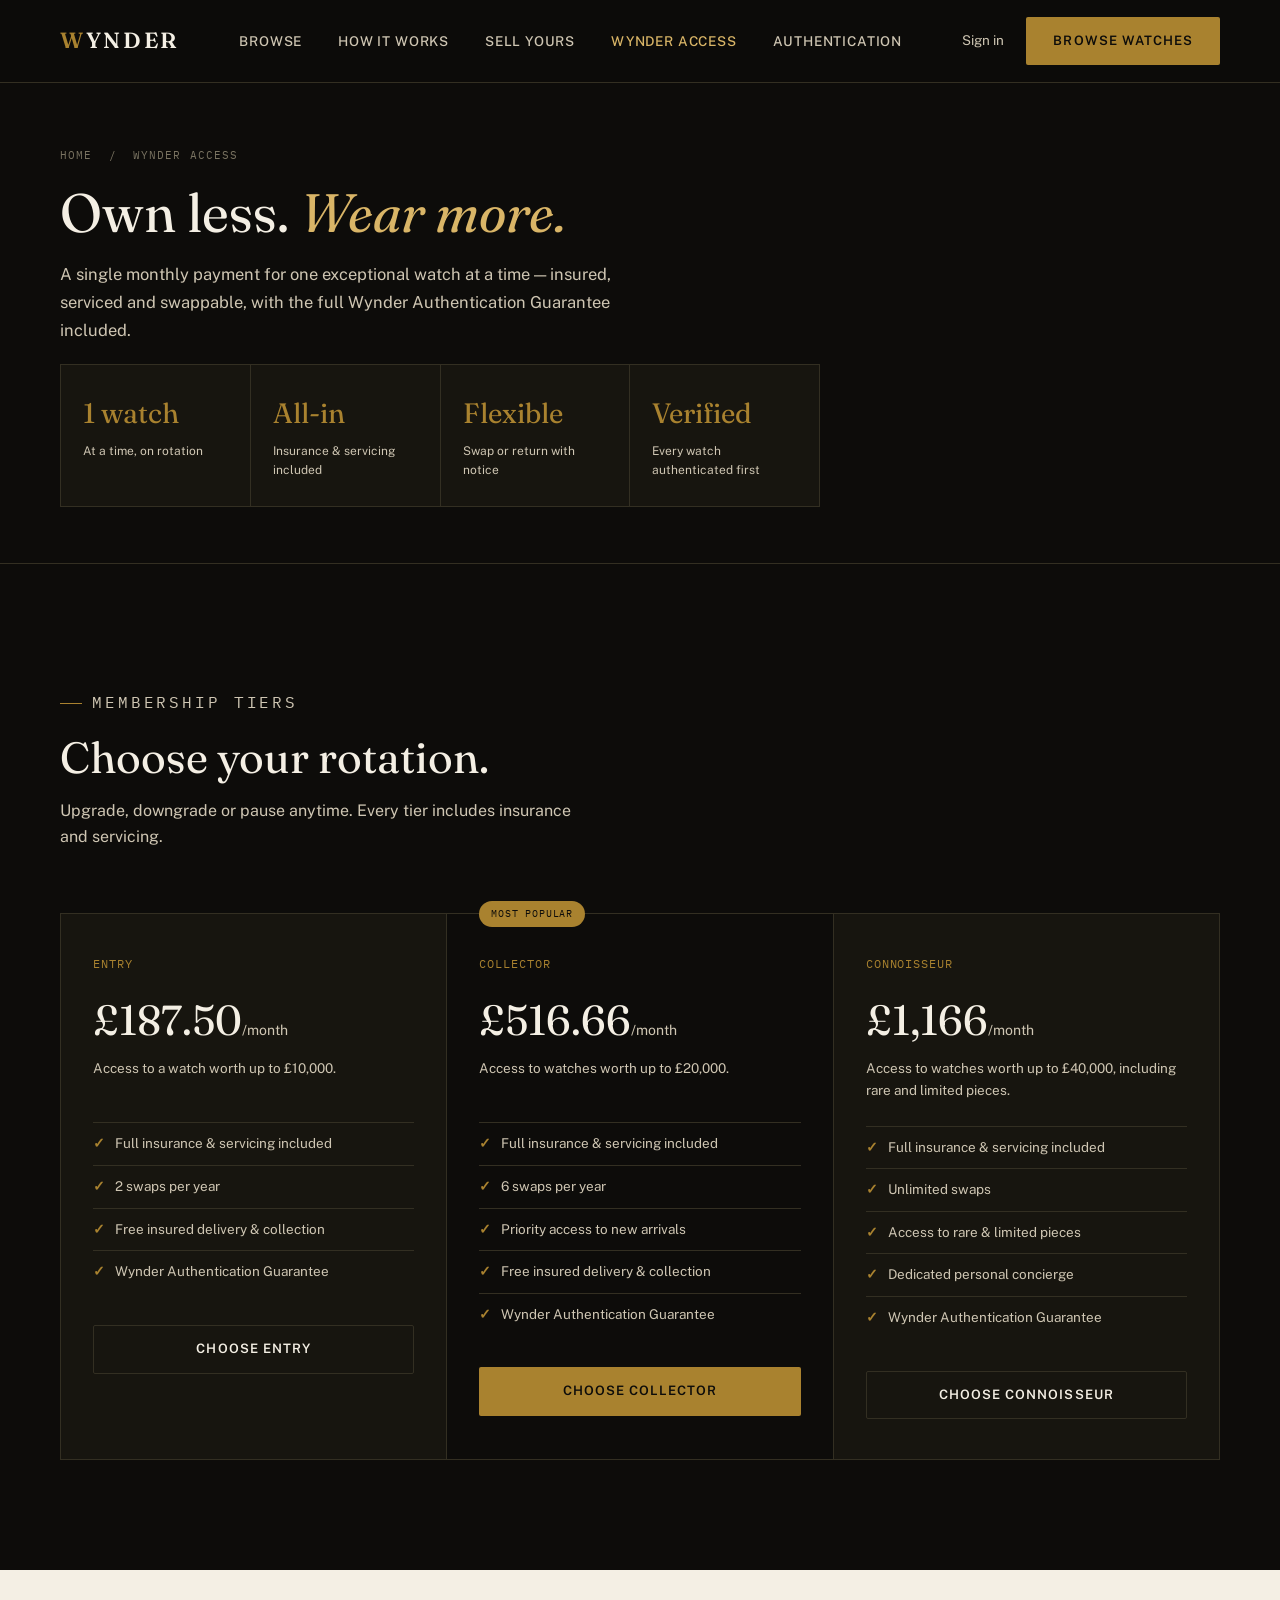
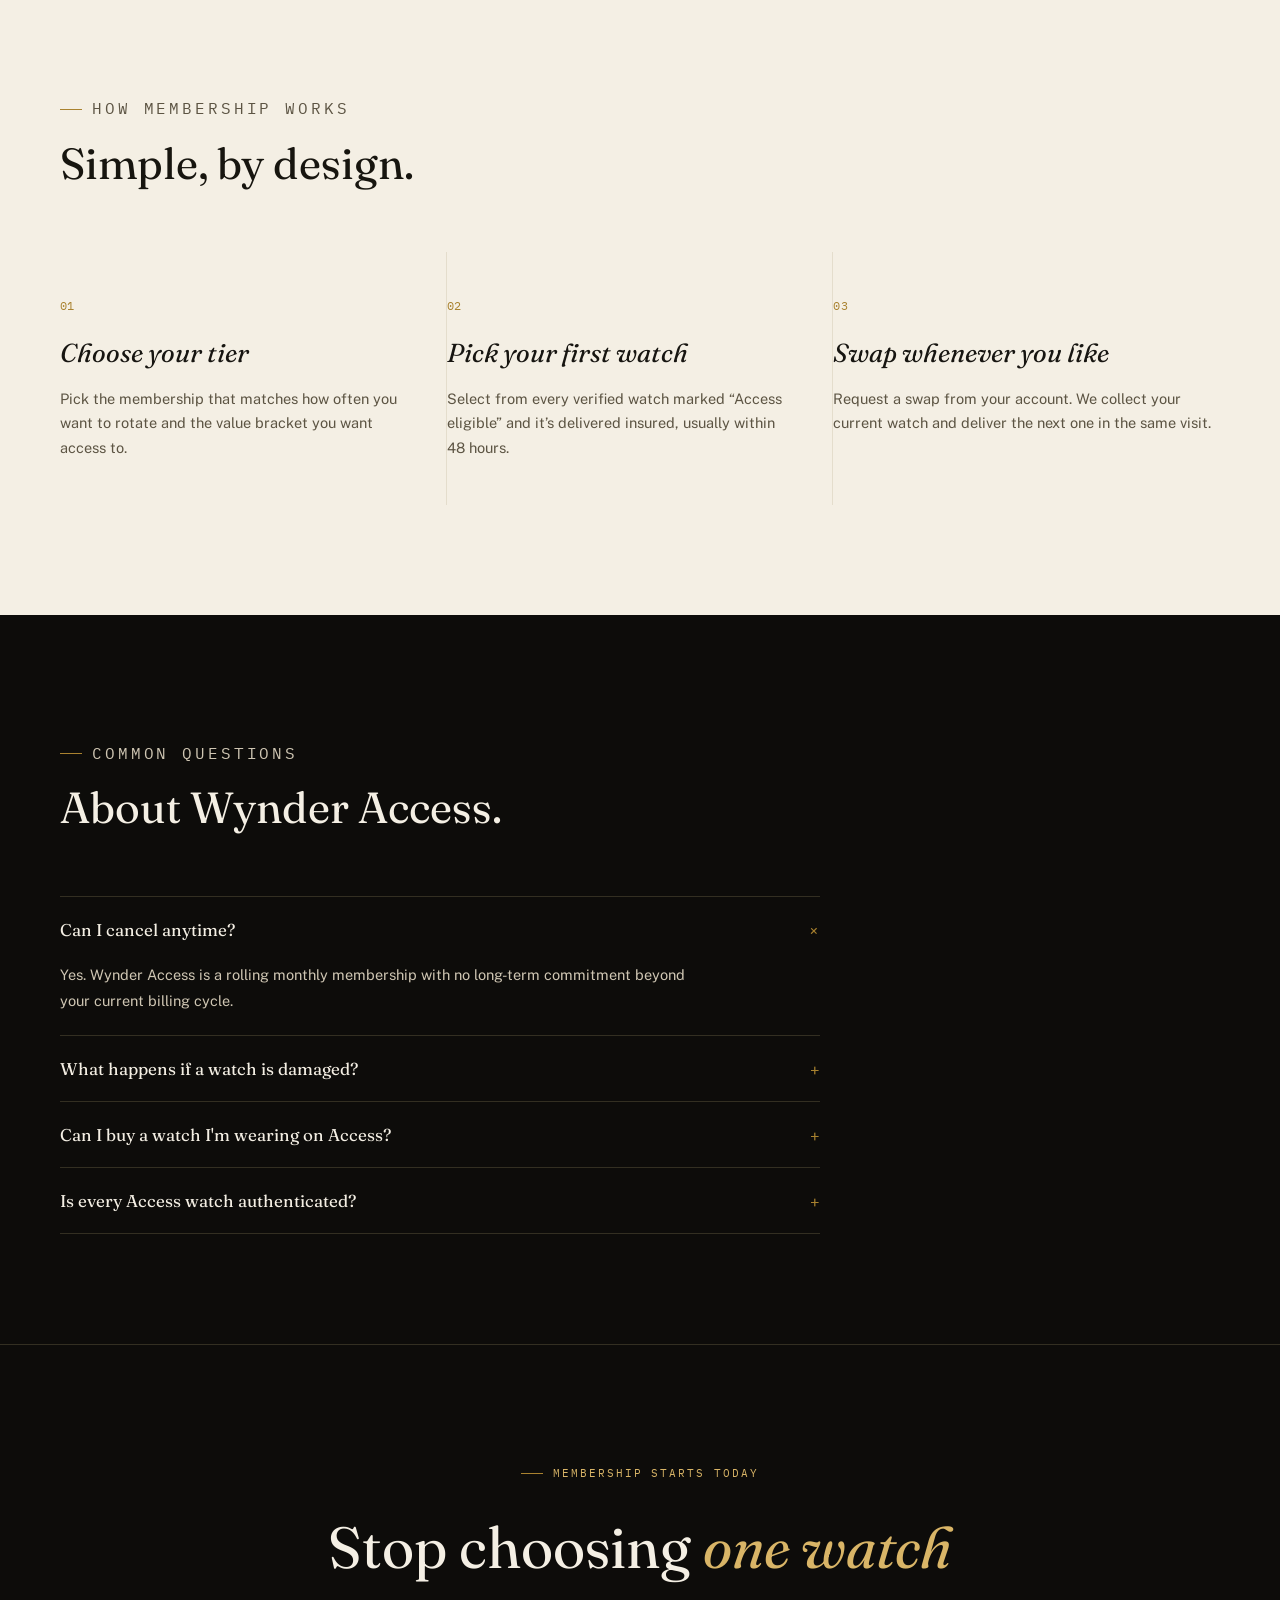
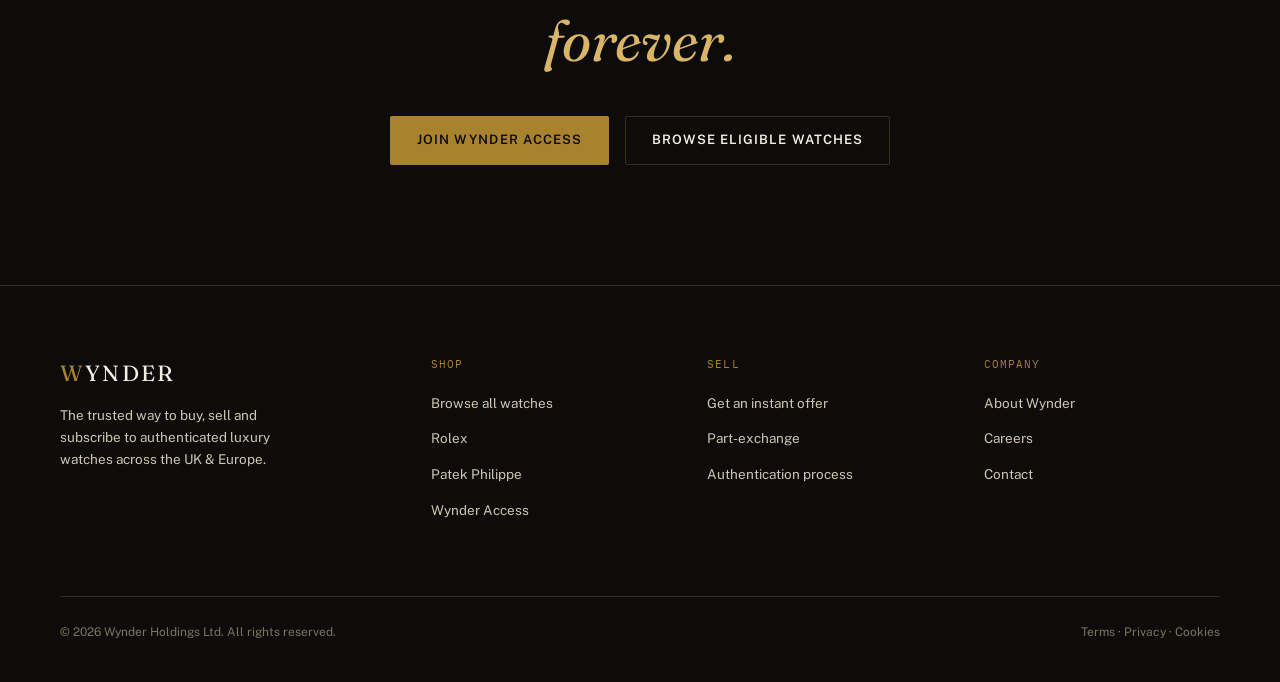
<file: wynder-access.html>
<!DOCTYPE html>
<html lang="en">
<head>
<meta charset="UTF-8">
<meta name="viewport" content="width=device-width, initial-scale=1.0">
<title>Wynder Access — the luxury watch subscription</title>
<meta name="description" content="Own less, wear more. Wynder Access is a monthly subscription for one exceptional watch at a time, insured and serviced.">
<link rel="preconnect" href="https://fonts.googleapis.com">
<link rel="preconnect" href="https://fonts.gstatic.com" crossorigin>
<link href="https://fonts.googleapis.com/css2?family=Fraunces:ital,opsz,wght@0,9..144,300;0,9..144,400;0,9..144,500;0,9..144,600;1,9..144,400;1,9..144,500&family=Public+Sans:wght@400;500;600;700&family=IBM+Plex+Mono:wght@400;500&display=swap" rel="stylesheet">
<link rel="stylesheet" href="styles.css">
</head>
<body>

<header>
  <nav class="wrap">
    <a href="index.html" class="logo"><span>W</span>YNDER</a>
    <ul class="navlinks">
      <li><a href="browse.html">Browse</a></li>
      <li><a href="how-it-works.html">How it works</a></li>
      <li><a href="sell.html">Sell yours</a></li>
      <li><a href="wynder-access.html" style="color:#d9b567;">Wynder Access</a></li>
      <li><a href="authentication.html">Authentication</a></li>
    </ul>
    <div class="navcta">
      <a href="#" class="navtext">Sign in</a>
      <a href="browse.html" class="btn btn-gold">Browse watches</a>
      <button class="menu-btn" aria-label="Open menu">&#9776;</button>
    </div>
  </nav>
</header>

<section class="pagebanner">
  <div class="wrap">
    <div class="crumb"><a href="index.html">Home</a> &nbsp;/&nbsp; Wynder Access</div>
    <h1 class="serif">Own less. <em>Wear more.</em></h1>
    <p class="lead">A single monthly payment for one exceptional watch at a time &mdash; insured, serviced and swappable, with the full Wynder Authentication Guarantee included.</p>
    <div class="statrow" style="max-width:760px; background:var(--line); border-color:var(--line);">
      <div style="background:var(--ink);"><div class="n">1 watch</div><div class="l" style="color:var(--parchment-dim);">At a time, on rotation</div></div>
      <div style="background:var(--ink);"><div class="n">All-in</div><div class="l" style="color:var(--parchment-dim);">Insurance &amp; servicing included</div></div>
      <div style="background:var(--ink);"><div class="n">Flexible</div><div class="l" style="color:var(--parchment-dim);">Swap or return with notice</div></div>
      <div style="background:var(--ink);"><div class="n">Verified</div><div class="l" style="color:var(--parchment-dim);">Every watch authenticated first</div></div>
    </div>
  </div>
</section>

<section>
  <div class="wrap">
    <div class="section-head">
      <p class="eyebrow">Membership tiers</p>
      <h2 class="serif">Choose your rotation.</h2>
      <p>Upgrade, downgrade or pause anytime. Every tier includes insurance and servicing.</p>
    </div>

    <div class="tiers">
      <div class="tier">
        <div class="tier-name">Entry</div>
        <div class="tier-price">£187.50<span>/month</span></div>
        <div class="tier-desc">Access to a watch worth up to £10,000.</div>
        <ul class="tier-list">
          <li>Full insurance &amp; servicing included</li>
          <li>2 swaps per year</li>
          <li>Free insured delivery &amp; collection</li>
          <li>Wynder Authentication Guarantee</li>
        </ul>
        <a href="#" class="btn btn-ghost" style="width:100%;">Choose Entry</a>
      </div>

      <div class="tier featured">
        <div class="tier-tag">Most popular</div>
        <div class="tier-name">Collector</div>
        <div class="tier-price">£516.66<span>/month</span></div>
        <div class="tier-desc">Access to watches worth up to £20,000.</div>
        <ul class="tier-list">
          <li>Full insurance &amp; servicing included</li>
          <li>6 swaps per year</li>
          <li>Priority access to new arrivals</li>
          <li>Free insured delivery &amp; collection</li>
          <li>Wynder Authentication Guarantee</li>
        </ul>
        <a href="#" class="btn btn-gold" style="width:100%;">Choose Collector</a>
      </div>

      <div class="tier">
        <div class="tier-name">Connoisseur</div>
        <div class="tier-price">£1,166<span>/month</span></div>
        <div class="tier-desc">Access to watches worth up to £40,000, including rare and limited pieces.</div>
        <ul class="tier-list">
          <li>Full insurance &amp; servicing included</li>
          <li>Unlimited swaps</li>
          <li>Access to rare &amp; limited pieces</li>
          <li>Dedicated personal concierge</li>
          <li>Wynder Authentication Guarantee</li>
        </ul>
        <a href="#" class="btn btn-ghost" style="width:100%;">Choose Connoisseur</a>
      </div>
    </div>
  </div>
</section>

<section class="light">
  <div class="wrap">
    <div class="section-head">
      <p class="eyebrow">How membership works</p>
      <h2 class="serif">Simple, by design.</h2>
    </div>
    <div class="steps" style="border-top:none;">
      <div class="step" style="border-right:1px solid #e4ddcc;">
        <div class="step-idx mono" style="color:#a9822f;">01</div>
        <h3 style="color:#171511;">Choose your tier</h3>
        <p style="color:#5c5443;">Pick the membership that matches how often you want to rotate and the value bracket you want access to.</p>
      </div>
      <div class="step" style="border-right:1px solid #e4ddcc;">
        <div class="step-idx mono" style="color:#a9822f;">02</div>
        <h3 style="color:#171511;">Pick your first watch</h3>
        <p style="color:#5c5443;">Select from every verified watch marked &ldquo;Access eligible&rdquo; and it&rsquo;s delivered insured, usually within 48 hours.</p>
      </div>
      <div class="step">
        <div class="step-idx mono" style="color:#a9822f;">03</div>
        <h3 style="color:#171511;">Swap whenever you like</h3>
        <p style="color:#5c5443;">Request a swap from your account. We collect your current watch and deliver the next one in the same visit.</p>
      </div>
    </div>
  </div>
</section>

<section>
  <div class="wrap">
    <div class="section-head">
      <p class="eyebrow">Common questions</p>
      <h2 class="serif">About Wynder Access.</h2>
    </div>
    <div class="faq on-dark" id="faq"></div>
  </div>
</section>

<section class="cta-band">
  <div class="wrap">
    <p class="eyebrow" style="justify-content:center;">Membership starts today</p>
    <h2 style="margin-top:18px;">Stop choosing <em>one watch forever.</em></h2>
    <div class="cta-actions">
      <a href="#" class="btn btn-gold">Join Wynder Access</a>
      <a href="browse.html" class="btn btn-ghost">Browse eligible watches</a>
    </div>
  </div>
</section>

<footer>
  <div class="wrap">
    <div class="foot-grid">
      <div>
        <div class="foot-logo"><span>W</span>YNDER</div>
        <p class="foot-tag">The trusted way to buy, sell and subscribe to authenticated luxury watches across the UK &amp; Europe.</p>
      </div>
      <div>
        <div class="foot-h">Shop</div>
        <ul class="foot-links">
          <li><a href="browse.html">Browse all watches</a></li>
          <li><a href="#">Rolex</a></li>
          <li><a href="#">Patek Philippe</a></li>
          <li><a href="wynder-access.html">Wynder Access</a></li>
        </ul>
      </div>
      <div>
        <div class="foot-h">Sell</div>
        <ul class="foot-links">
          <li><a href="sell.html">Get an instant offer</a></li>
          <li><a href="#">Part-exchange</a></li>
          <li><a href="authentication.html">Authentication process</a></li>
        </ul>
      </div>
      <div>
        <div class="foot-h">Company</div>
        <ul class="foot-links">
          <li><a href="index.html#team">About Wynder</a></li>
          <li><a href="#">Careers</a></li>
          <li><a href="#">Contact</a></li>
        </ul>
      </div>
    </div>
    <div class="foot-bottom">
      <span>&copy; 2026 Wynder Holdings Ltd. All rights reserved.</span>
      <span>Terms &middot; Privacy &middot; Cookies</span>
    </div>
  </div>
</footer>

<script>
  const menuBtn = document.querySelector('.menu-btn');
  const navlinks = document.querySelector('.navlinks');
  if(menuBtn){
    menuBtn.addEventListener('click', () => {
      const open = navlinks.style.display === 'flex';
      navlinks.style.display = open ? 'none' : 'flex';
      navlinks.style.cssText += open ? '' : 'position:absolute; top:82px; left:0; right:0; flex-direction:column; background:#0d0c0a; padding:20px 24px; border-bottom:1px solid #332f22; gap:18px;';
    });
  }

  const faqs = [
    ['Can I cancel anytime?', 'Yes. Wynder Access is a rolling monthly membership with no long-term commitment beyond your current billing cycle.'],
    ['What happens if a watch is damaged?', 'Every membership includes full insurance cover for accidental damage. Normal wear is expected and never charged.'],
    ['Can I buy a watch I\'m wearing on Access?', 'Yes. Members receive a loyalty discount if they choose to purchase their current watch outright instead of swapping it.'],
    ['Is every Access watch authenticated?', 'Every watch on the platform, including all Wynder Access inventory, passes through the same in-house authentication process before it\'s ever listed.']
  ];
  const faqEl = document.getElementById('faq');
  faqEl.innerHTML = faqs.map((f,i) => `
    <div class="faq-item${i===0 ? ' open':''}">
      <button class="faq-q" aria-expanded="${i===0}">
        <span>${f[0]}</span><span class="ic">+</span>
      </button>
      <div class="faq-a" style="max-height:${i===0 ? '200px':'0'};"><p>${f[1]}</p></div>
    </div>
  `).join('');
  document.querySelectorAll('.faq-q').forEach(btn => {
    btn.addEventListener('click', () => {
      const item = btn.closest('.faq-item');
      const answer = item.querySelector('.faq-a');
      const isOpen = item.classList.contains('open');
      item.classList.toggle('open');
      answer.style.maxHeight = isOpen ? '0' : answer.scrollHeight + 'px';
      btn.setAttribute('aria-expanded', String(!isOpen));
    });
  });
</script>

</body>
</html>
</file>
<file: styles.css>
:root{
    --obsidian:#0d0c0a;
    --ink:#17150f;
    --ink-2:#211e16;
    --brass:#a9822f;
    --brass-lt:#c9a25c;
    --champagne:#d9b567;
    --parchment:#f4efe4;
    --parchment-dim:#cfc6b3;
    --verdigris:#5c6b5a;
    --verdigris-lt:#7c8c78;
    --line:#332f22;
    --line-lt:#e4ddcc;
    --max:1240px;
  }
  *{box-sizing:border-box; margin:0; padding:0;}
  html{scroll-behavior:smooth;}
  @media (prefers-reduced-motion: reduce){
    html{scroll-behavior:auto;}
    *{animation-duration:0.001ms !important; animation-iteration-count:1 !important; transition-duration:0.001ms !important;}
  }
  body{
    background:var(--obsidian);
    color:var(--parchment);
    font-family:'Public Sans', sans-serif;
    font-size:16px;
    line-height:1.6;
    -webkit-font-smoothing:antialiased;
  }
  a{color:inherit;}
  .wrap{max-width:var(--max); margin:0 auto; padding:0 40px;}
  .serif{font-family:'Fraunces', serif;}
  .mono{font-family:'IBM Plex Mono', monospace; letter-spacing:0.02em;}
  .eyebrow{
    font-family:'IBM Plex Mono', monospace;
    text-transform:uppercase;
    letter-spacing:0.18em;
    font-size:11px;
    color:var(--champagne);
    display:flex; align-items:center; gap:10px;
  }
  .eyebrow::before{content:""; width:22px; height:1px; background:var(--brass);}
  img,svg{display:block; max-width:100%;}
  button{font-family:inherit; cursor:pointer;}
  :focus-visible{outline:2px solid var(--champagne); outline-offset:3px;}

  /* ---------- nav ---------- */
  header{
    position:sticky; top:0; z-index:50;
    background:rgba(13,12,10,0.86);
    backdrop-filter:blur(10px);
    border-bottom:1px solid var(--line);
  }
  nav.wrap{display:flex; align-items:center; justify-content:space-between; height:82px;}
  .logo{
    font-family:'Fraunces', serif;
    font-weight:600;
    font-size:22px;
    letter-spacing:0.12em;
    color:var(--parchment);
    text-decoration:none;
  }
  .logo span{color:var(--brass);}
  .navlinks{display:flex; gap:36px; list-style:none;}
  .navlinks a{
    font-size:13.5px; text-decoration:none; color:var(--parchment-dim);
    text-transform:uppercase; letter-spacing:0.06em; font-weight:500;
    transition:color .2s;
    padding:6px 0;
    border-bottom:1px solid transparent;
  }
  .navlinks a:hover{color:var(--champagne); border-bottom-color:var(--brass);}
  .navcta{display:flex; align-items:center; gap:22px;}
  .btn{
    display:inline-flex; align-items:center; justify-content:center; gap:8px;
    padding:13px 26px; font-size:13px; font-weight:600;
    text-transform:uppercase; letter-spacing:0.08em;
    text-decoration:none; border-radius:2px; border:1px solid transparent;
    transition:all .2s; white-space:nowrap;
  }
  .btn-gold{background:var(--brass); color:var(--obsidian);}
  .btn-gold:hover{background:var(--champagne);}
  .btn-ghost{border-color:var(--line); color:var(--parchment);}
  .btn-ghost:hover{border-color:var(--brass); color:var(--champagne);}
  .navtext{font-size:13.5px; color:var(--parchment-dim); text-decoration:none;}
  .navtext:hover{color:var(--champagne);}
  .menu-btn{display:none; background:none; border:1px solid var(--line); color:var(--parchment); padding:9px 12px; border-radius:2px;}

  /* ---------- hero ---------- */
  .hero{
    position:relative;
    padding:120px 0 100px;
    overflow:hidden;
    border-bottom:1px solid var(--line);
  }
  .hero-grid{
    display:grid; grid-template-columns:1.15fr 0.85fr; gap:60px; align-items:center;
  }
  .hero h1{
    font-size:clamp(44px, 5.6vw, 78px);
    font-weight:400;
    line-height:1.04;
    letter-spacing:-0.01em;
  }
  .hero h1 em{font-style:italic; color:var(--champagne); font-weight:400;}
  .hero p.lead{
    margin-top:26px; max-width:520px; font-size:18px; color:var(--parchment-dim); line-height:1.7;
  }
  .hero-actions{display:flex; gap:16px; margin-top:38px; flex-wrap:wrap;}
  .search-pill{
    margin-top:44px; display:flex; align-items:center; gap:14px;
    background:var(--ink); border:1px solid var(--line); border-radius:999px;
    padding:8px 8px 8px 22px; max-width:520px;
  }
  .search-pill input{
    flex:1; background:none; border:none; color:var(--parchment); font-size:14px;
    font-family:'Public Sans', sans-serif;
  }
  .search-pill input::placeholder{color:#7a7462;}
  .search-pill input:focus{outline:none;}
  .search-pill button{
    background:var(--brass); color:var(--obsidian); border:none; border-radius:999px;
    padding:12px 22px; font-size:12.5px; font-weight:700; text-transform:uppercase; letter-spacing:0.06em;
  }
  .chips{display:flex; gap:10px; margin-top:18px; flex-wrap:wrap;}
  .chip{
    font-family:'IBM Plex Mono', monospace; font-size:11.5px; padding:7px 14px;
    border:1px solid var(--line); border-radius:999px; color:var(--parchment-dim);
    background:none; transition:all .2s;
  }
  .chip:hover, .chip.active{border-color:var(--brass); color:var(--champagne);}

  /* hero seal */
  .seal-wrap{position:relative; display:flex; align-items:center; justify-content:center;}
  .seal{width:100%; max-width:380px;}
  .seal circle, .seal path, .seal line{
    fill:none; stroke:var(--brass); stroke-width:1;
  }
  .seal .thick{stroke-width:1.6;}
  .seal-draw{
    stroke-dasharray:1400; stroke-dashoffset:1400;
    animation:draw 2.6s ease forwards .3s;
  }
  @keyframes draw{ to{stroke-dashoffset:0;} }
  @media (prefers-reduced-motion: reduce){ .seal-draw{stroke-dashoffset:0; animation:none;} }

  /* ---------- trust strip ---------- */
  .strip{
    border-bottom:1px solid var(--line); background:var(--ink);
  }
  .strip .wrap{
    display:grid; grid-template-columns:repeat(4,1fr);
    padding:36px 40px;
  }
  .strip-item{padding:0 24px; border-left:1px solid var(--line);}
  .strip-item:first-child{border-left:none; padding-left:0;}
  .strip-num{font-family:'Fraunces', serif; font-size:30px; color:var(--champagne); font-weight:500;}
  .strip-lbl{font-size:12.5px; color:var(--parchment-dim); margin-top:6px; line-height:1.5;}
  .strip-src{font-family:'IBM Plex Mono', monospace; font-size:9.5px; color:#6b6455; margin-top:6px; display:block;}

  /* ---------- section shell ---------- */
  section{padding:110px 0;}
  .section-head{max-width:640px; margin-bottom:64px;}
  .section-head h2{font-size:clamp(30px,3.4vw,44px); font-weight:400; margin-top:16px; line-height:1.15;}
  .section-head p{margin-top:16px; color:var(--parchment-dim); font-size:16px; max-width:520px;}
  .light{background:var(--parchment); color:var(--ink);}
  .light .eyebrow{color:var(--brass);}
  .light .section-head p{color:#5c5443;}

  /* ---------- browse grid ---------- */
  .grid-watches{
    display:grid; grid-template-columns:repeat(3,1fr); gap:1px;
    background:var(--line-lt); border:1px solid var(--line-lt);
  }
  .wcard{background:var(--parchment); padding:0; position:relative;}
  .wcard-media{
    aspect-ratio:1/1; display:flex; align-items:center; justify-content:center;
    background:linear-gradient(160deg,#efe9db,#e4ddcc);
    position:relative; overflow:hidden;
  }
  .wcard-media svg{width:56%; height:56%;}
  .wcard-badge{
    position:absolute; top:16px; left:16px;
    display:flex; align-items:center; gap:6px;
    background:var(--ink); color:var(--champagne);
    font-family:'IBM Plex Mono', monospace; font-size:10px; text-transform:uppercase; letter-spacing:0.08em;
    padding:6px 10px; border-radius:999px;
  }
  .wcard-badge svg{width:11px; height:11px;}
  .wcard-body{padding:24px;}
  .wcard-brand{font-family:'IBM Plex Mono', monospace; font-size:11px; text-transform:uppercase; letter-spacing:0.08em; color:var(--brass);}
  .wcard-name{font-family:'Fraunces', serif; font-size:19px; margin-top:6px; color:var(--ink);}
  .wcard-meta{font-size:12.5px; color:#8a8272; margin-top:6px;}
  .wcard-foot{display:flex; align-items:center; justify-content:space-between; margin-top:16px; padding-top:16px; border-top:1px solid var(--line-lt);}
  .wcard-price{font-family:'IBM Plex Mono', monospace; font-size:15px; color:var(--ink); font-weight:500;}
  .wcard-link{font-size:11.5px; text-transform:uppercase; letter-spacing:0.06em; color:var(--brass); text-decoration:none; font-weight:600;}
  .browse-foot{display:flex; justify-content:center; margin-top:48px;}

  /* ---------- how it works ---------- */
  .steps{display:grid; grid-template-columns:repeat(3,1fr); gap:0; border-top:1px solid var(--line);}
  .step{padding:44px 40px 44px 0; border-right:1px solid var(--line);}
  .step:last-child{border-right:none; padding-right:0;}
  .step-idx{font-family:'IBM Plex Mono', monospace; font-size:12px; color:var(--brass);}
  .step h3{font-family:'Fraunces', serif; font-size:26px; font-weight:400; margin:18px 0 12px; font-style:italic;}
  .step p{color:var(--parchment-dim); font-size:14.5px; line-height:1.7;}

  /* ---------- split (sell / access) ---------- */
  .split{display:grid; grid-template-columns:1fr 1fr;}
  .split > div{padding:100px 56px;}
  .split-left{background:var(--ink); border-right:1px solid var(--line);}
  .split-right{background:var(--obsidian);}
  .split h3{font-family:'Fraunces', serif; font-size:34px; font-weight:400; margin:18px 0 18px; max-width:380px;}
  .split p{color:var(--parchment-dim); font-size:15px; max-width:400px; margin-bottom:28px;}
  .kv{display:flex; gap:0; margin:28px 0; border-top:1px solid var(--line);}
  .kv > div{flex:1; padding:18px 0; border-right:1px solid var(--line);}
  .kv > div:last-child{border-right:none;}
  .kv .n{font-family:'Fraunces', serif; font-size:24px; color:var(--champagne);}
  .kv .l{font-size:11.5px; color:var(--parchment-dim); margin-top:4px;}

  /* ---------- authentication ---------- */
  .auth{background:var(--ink); border-top:1px solid var(--line); border-bottom:1px solid var(--line);}
  .auth-grid{display:grid; grid-template-columns:0.9fr 1.1fr; gap:70px; align-items:center;}
  .auth-list{list-style:none; margin-top:30px;}
  .auth-list li{
    display:flex; gap:18px; padding:20px 0; border-top:1px solid var(--line);
  }
  .auth-list li:last-child{border-bottom:1px solid var(--line);}
  .auth-list .num{font-family:'IBM Plex Mono', monospace; color:var(--brass); font-size:13px; padding-top:2px;}
  .auth-list h4{font-family:'Fraunces', serif; font-weight:500; font-size:16.5px; margin-bottom:6px;}
  .auth-list p{font-size:13.5px; color:var(--parchment-dim); line-height:1.6;}
  .auth-visual{
    aspect-ratio:4/5; border:1px solid var(--line);
    display:flex; align-items:center; justify-content:center;
    background:radial-gradient(circle at 50% 40%, #1c1912, var(--obsidian));
  }
  .auth-visual .seal{max-width:230px;}
  .auth-visual .seal circle, .auth-visual .seal path, .auth-visual .seal line{stroke:var(--brass);}

  /* ---------- brand strip / trustpilot ---------- */
  .testi{background:var(--parchment); color:var(--ink);}
  .testi-grid{display:grid; grid-template-columns:repeat(3,1fr); gap:1px; background:var(--line-lt); border:1px solid var(--line-lt);}
  .testi-card{background:var(--parchment); padding:32px;}
  .stars{color:var(--brass); font-size:13px; letter-spacing:2px;}
  .testi-card p{font-family:'Fraunces', serif; font-style:italic; font-size:16px; margin:16px 0 18px; line-height:1.55; color:#2a2619;}
  .testi-name{font-size:12px; color:#8a8272; text-transform:uppercase; letter-spacing:0.05em;}

  /* ---------- final cta ---------- */
  .cta-band{
    text-align:center; padding:120px 0; position:relative;
    border-top:1px solid var(--line);
  }
  .cta-band h2{font-family:'Fraunces', serif; font-weight:400; font-size:clamp(36px,5vw,58px); max-width:760px; margin:0 auto 30px;}
  .cta-band h2 em{color:var(--champagne); font-style:italic;}
  .cta-actions{display:flex; gap:16px; justify-content:center; margin-top:18px;}

  /* ---------- footer ---------- */
  footer{border-top:1px solid var(--line); padding:70px 0 40px;}
  .foot-grid{display:grid; grid-template-columns:1.4fr 1fr 1fr 1fr; gap:40px;}
  .foot-logo{font-family:'Fraunces', serif; font-size:22px; letter-spacing:0.1em;}
  .foot-logo span{color:var(--brass);}
  .foot-tag{color:var(--parchment-dim); font-size:13.5px; margin-top:14px; max-width:260px; line-height:1.6;}
  .foot-h{font-family:'IBM Plex Mono', monospace; font-size:11px; text-transform:uppercase; letter-spacing:0.1em; color:var(--brass); margin-bottom:16px;}
  .foot-links{list-style:none;}
  .foot-links li{margin-bottom:10px;}
  .foot-links a{color:var(--parchment-dim); text-decoration:none; font-size:13.5px;}
  .foot-links a:hover{color:var(--champagne);}
  .foot-bottom{
    display:flex; justify-content:space-between; align-items:center;
    margin-top:64px; padding-top:26px; border-top:1px solid var(--line);
    font-size:12px; color:#7a7462; flex-wrap:wrap; gap:12px;
  }

  /* ---------- responsive ---------- */
  @media (max-width:980px){
    .wrap{padding:0 24px;}
    .navlinks{display:none;}
    .menu-btn{display:block;}
    .navtext{display:none;}
    .hero{padding:70px 0 60px;}
    .hero-grid{grid-template-columns:1fr; gap:50px;}
    .seal-wrap{order:-1;}
    .seal{max-width:220px; margin:0 auto;}
    .strip .wrap{grid-template-columns:repeat(2,1fr); row-gap:28px;}
    .strip-item:nth-child(3){border-left:none;}
    section{padding:70px 0;}
    .grid-watches{grid-template-columns:1fr;}
    .steps{grid-template-columns:1fr; border-top:none;}
    .step{border-right:none; border-top:1px solid var(--line); padding:32px 0;}
    .split{grid-template-columns:1fr;}
    .split-left{border-right:none; border-bottom:1px solid var(--line);}
    .split > div{padding:60px 24px;}
    .auth-grid{grid-template-columns:1fr;}
    .auth-visual{order:-1; max-width:280px; margin:0 auto;}
    .testi-grid{grid-template-columns:1fr;}
    .foot-grid{grid-template-columns:1fr 1fr; row-gap:36px;}
  }

/* ============ shared interior-page components ============ */

/* page banner (small hero for interior pages) */
.pagebanner{
  padding:64px 0 56px; border-bottom:1px solid var(--line);
  position:relative;
}
.pagebanner .crumb{
  font-family:'IBM Plex Mono', monospace; font-size:11px; text-transform:uppercase;
  letter-spacing:0.1em; color:#7a7462; margin-bottom:18px;
}
.pagebanner .crumb a{color:#7a7462; text-decoration:none;}
.pagebanner .crumb a:hover{color:var(--champagne);}
.pagebanner h1{font-size:clamp(34px,4.4vw,54px); font-weight:400; line-height:1.1; max-width:760px;}
.pagebanner h1 em{color:var(--champagne); font-style:italic;}
.pagebanner p.lead{margin-top:18px; color:var(--parchment-dim); font-size:16.5px; max-width:560px; line-height:1.7;}

/* browse layout: sidebar + grid */
.browse-layout{display:grid; grid-template-columns:260px 1fr; gap:48px; align-items:start;}
.filters{position:sticky; top:100px;}
.filter-block{border-bottom:1px solid var(--line-lt); padding:22px 0;}
.filter-block:first-child{padding-top:0;}
.filter-h{font-family:'IBM Plex Mono', monospace; font-size:11px; text-transform:uppercase; letter-spacing:0.09em; color:var(--brass); margin-bottom:14px;}
.filter-opt{display:flex; align-items:center; gap:10px; padding:6px 0; font-size:13.5px; color:#5c5443; cursor:pointer;}
.filter-opt input{accent-color:var(--brass);}
.filter-opt .cnt{margin-left:auto; color:#a89f8c; font-family:'IBM Plex Mono', monospace; font-size:11px;}
.filter-range{display:flex; align-items:center; gap:10px; margin-top:8px;}
.filter-range input{width:100%; padding:9px 10px; border:1px solid var(--line-lt); font-size:12.5px; font-family:'IBM Plex Mono', monospace; background:#fff; color:#171511;}
.results-head{display:flex; align-items:center; justify-content:space-between; margin-bottom:28px; flex-wrap:wrap; gap:14px;}
.results-count{font-size:13.5px; color:#8a8272;}
.sort-select{
  font-family:'IBM Plex Mono', monospace; font-size:12px; padding:9px 14px; border:1px solid var(--line-lt);
  background:#fff; color:#171511; text-transform:uppercase; letter-spacing:0.05em;
}
.pagination{display:flex; justify-content:center; gap:8px; margin-top:56px;}
.page-btn{
  width:38px; height:38px; display:flex; align-items:center; justify-content:center;
  border:1px solid var(--line-lt); font-family:'IBM Plex Mono', monospace; font-size:12.5px;
  color:#5c5443; text-decoration:none; background:#fff;
}
.page-btn.active{background:var(--ink); color:var(--champagne); border-color:var(--ink);}
.page-btn:hover:not(.active){border-color:var(--brass); color:var(--brass);}

/* forms */
.form-card{background:var(--ink); border:1px solid var(--line); padding:44px;}
.form-row{display:grid; grid-template-columns:1fr 1fr; gap:20px; margin-bottom:20px;}
.form-field{display:flex; flex-direction:column; gap:8px;}
.form-field.full{grid-column:1/-1;}
.form-field label{font-size:12px; text-transform:uppercase; letter-spacing:0.06em; color:var(--parchment-dim);}
.form-field input, .form-field select, .form-field textarea{
  background:var(--obsidian); border:1px solid var(--line); color:var(--parchment);
  padding:13px 14px; font-family:'Public Sans', sans-serif; font-size:14.5px; border-radius:2px;
}
.form-field input:focus, .form-field select:focus, .form-field textarea:focus{outline:none; border-color:var(--brass);}
.form-field textarea{resize:vertical; min-height:100px;}
.form-note{font-size:12px; color:#7a7462; margin-top:18px; line-height:1.6;}

/* process timeline (expanded how-it-works) */
.timeline{margin-top:20px;}
.tl-item{display:grid; grid-template-columns:90px 1fr; gap:30px; padding:40px 0; border-top:1px solid var(--line);}
.tl-item:last-child{border-bottom:1px solid var(--line);}
.tl-idx{font-family:'IBM Plex Mono', monospace; font-size:13px; color:var(--brass); padding-top:4px;}
.tl-item h3{font-family:'Fraunces', serif; font-size:26px; font-weight:400; font-style:italic; margin-bottom:12px;}
.tl-item p{color:var(--parchment-dim); font-size:15px; max-width:640px; line-height:1.75;}
.tl-item ul{margin-top:14px; padding-left:20px; color:var(--parchment-dim); font-size:14px; line-height:1.9;}

/* pricing tiers (wynder access) */
.tiers{display:grid; grid-template-columns:repeat(3,1fr); gap:1px; background:var(--line); border:1px solid var(--line);}
.tier{background:var(--ink); padding:40px 32px; position:relative;}
.tier.featured{background:var(--obsidian);}
.tier-tag{
  position:absolute; top:0; left:32px; transform:translateY(-50%);
  background:var(--brass); color:var(--obsidian); font-family:'IBM Plex Mono', monospace;
  font-size:10px; text-transform:uppercase; letter-spacing:0.08em; padding:5px 12px; border-radius:999px;
}
.tier-name{font-family:'IBM Plex Mono', monospace; font-size:12px; text-transform:uppercase; letter-spacing:0.08em; color:var(--brass);}
.tier-price{font-family:'Fraunces', serif; font-size:42px; color:var(--parchment); margin:14px 0 4px;}
.tier-price span{font-size:14px; color:var(--parchment-dim); font-family:'Public Sans', sans-serif;}
.tier-desc{font-size:13.5px; color:var(--parchment-dim); margin-bottom:24px; min-height:40px;}
.tier-list{list-style:none; margin-bottom:32px;}
.tier-list li{
  display:flex; gap:10px; padding:10px 0; border-top:1px solid var(--line);
  font-size:13.5px; color:var(--parchment-dim);
}
.tier-list li:before{content:"\2713"; color:var(--brass); font-weight:700;}

/* FAQ accordion */
.faq{max-width:760px;}
.faq-item{border-top:1px solid var(--line-lt);}
.faq-item:last-child{border-bottom:1px solid var(--line-lt);}
.faq-q{
  display:flex; align-items:center; justify-content:space-between; width:100%;
  background:none; border:none; text-align:left; padding:22px 0; cursor:pointer;
  font-family:'Fraunces', serif; font-size:17px; color:#171511;
}
.faq-q .ic{font-family:'IBM Plex Mono', monospace; color:var(--brass); font-size:16px; transition:transform .25s;}
.faq-item.open .ic{transform:rotate(45deg);}
.faq-a{max-height:0; overflow:hidden; transition:max-height .3s ease;}
.faq-a p{padding-bottom:22px; color:#5c5443; font-size:14.5px; line-height:1.75; max-width:640px;}

/* dark faq variant */
.faq.on-dark .faq-item{border-color:var(--line);}
.faq.on-dark .faq-q{color:var(--parchment);}
.faq.on-dark .faq-a p{color:var(--parchment-dim);}

/* stat row (authentication / sell pages) */
.statrow{display:grid; grid-template-columns:repeat(4,1fr); gap:1px; background:var(--line-lt); border:1px solid var(--line-lt); margin-top:20px;}
.statrow > div{background:var(--parchment); padding:26px 22px;}
.statrow .n{font-family:'Fraunces', serif; font-size:28px; color:var(--brass);}
.statrow .l{font-size:12px; color:#8a8272; margin-top:6px;}

@media (max-width:980px){
  .browse-layout{grid-template-columns:1fr;}
  .filters{position:static;}
  .tiers{grid-template-columns:1fr;}
  .tl-item{grid-template-columns:1fr; gap:10px;}
  .form-row{grid-template-columns:1fr;}
  .statrow{grid-template-columns:1fr 1fr;}
}

/* ============ product detail page ============ */
.product-layout{display:grid; grid-template-columns:1.05fr 0.95fr; gap:56px; align-items:flex-start;}
.product-media{
  aspect-ratio:1/1; border:1px solid var(--line-lt); position:relative; overflow:hidden;
  background:linear-gradient(160deg,#efe9db,#e4ddcc);
}
.product-media img{width:100%; height:100%; object-fit:cover;}
.product-media .wcard-badge{position:absolute; top:18px; left:18px;}
.product-brand{font-family:'IBM Plex Mono', monospace; font-size:12px; text-transform:uppercase; letter-spacing:0.1em; color:var(--brass);}
.product-title{font-family:'Fraunces', serif; font-size:34px; margin:10px 0 6px; color:#171511;}
.product-sub{font-size:14px; color:#8a8272; margin-bottom:22px;}
.product-price{font-family:'IBM Plex Mono', monospace; font-size:30px; color:#171511; font-weight:500; margin-bottom:26px;}
.product-actions{display:flex; gap:14px; flex-wrap:wrap; margin-bottom:30px;}
.trust-row{display:flex; gap:26px; flex-wrap:wrap; padding-top:24px; border-top:1px solid var(--line-lt);}
.trust-row div{display:flex; align-items:center; gap:9px; font-size:12.5px; color:#5c5443;}
.trust-row svg{width:17px; height:17px; color:var(--brass); flex-shrink:0;}
.spec-table{width:100%; border-collapse:collapse; margin-top:14px;}
.spec-table tr{border-bottom:1px solid var(--line-lt);}
.spec-table td{padding:14px 4px; font-size:13.5px;}
.spec-table td:first-child{color:#8a8272; width:40%;}
.spec-table td:last-child{color:#171511; font-weight:500; text-align:right;}
@media (max-width:980px){
  .product-layout{grid-template-columns:1fr;}
}

/* ============ category tabs (watches / gold) ============ */
.cat-tabs{display:flex; flex-wrap:wrap; margin-bottom:26px;}
.cat-tab{
  font-family:'IBM Plex Mono', monospace; font-size:12px; text-transform:uppercase; letter-spacing:0.08em;
  padding:11px 20px; margin:0 8px 8px 0; border:1px solid var(--line-lt); background:#fff; color:#5c5443;
  cursor:pointer; transition:all .2s;
}
.cat-tab:hover{border-color:var(--brass); color:var(--brass);}
.cat-tab.active{background:var(--ink); border-color:var(--ink); color:var(--champagne);}
.cat-tab .n{opacity:0.6; margin-left:6px;}

/* pads a short last row so the grid background doesn't show through */
.wcard-filler{background:var(--parchment);}
@media (max-width:980px){ .wcard-filler{display:none;} }

/* pin the price row to the bottom of every card so a long name doesn't push one card's price lower than its neighbours */
.wcard{display:flex; flex-direction:column;}
.wcard-body{flex:1; display:flex; flex-direction:column;}
.wcard-meta{margin-bottom:16px;}
.wcard-foot{margin-top:auto;}

/* phone header: the 'Browse' button + logo + menu button were wider than a 390px screen, so every page scrolled sideways */
@media (max-width:560px){ .navcta .btn{display:none;} .navcta{gap:0;} }

/* the two buttons in the closing banner were too wide for a phone and didn't wrap */
.cta-actions{flex-wrap:wrap;}

/* sell page: two-column layout is set inline, so collapse it to one column on tablets and phones */
@media (max-width:980px){ .wrap[style*="grid-template-columns:1fr 1fr"]{grid-template-columns:1fr !important; gap:40px !important;} }
</file>
